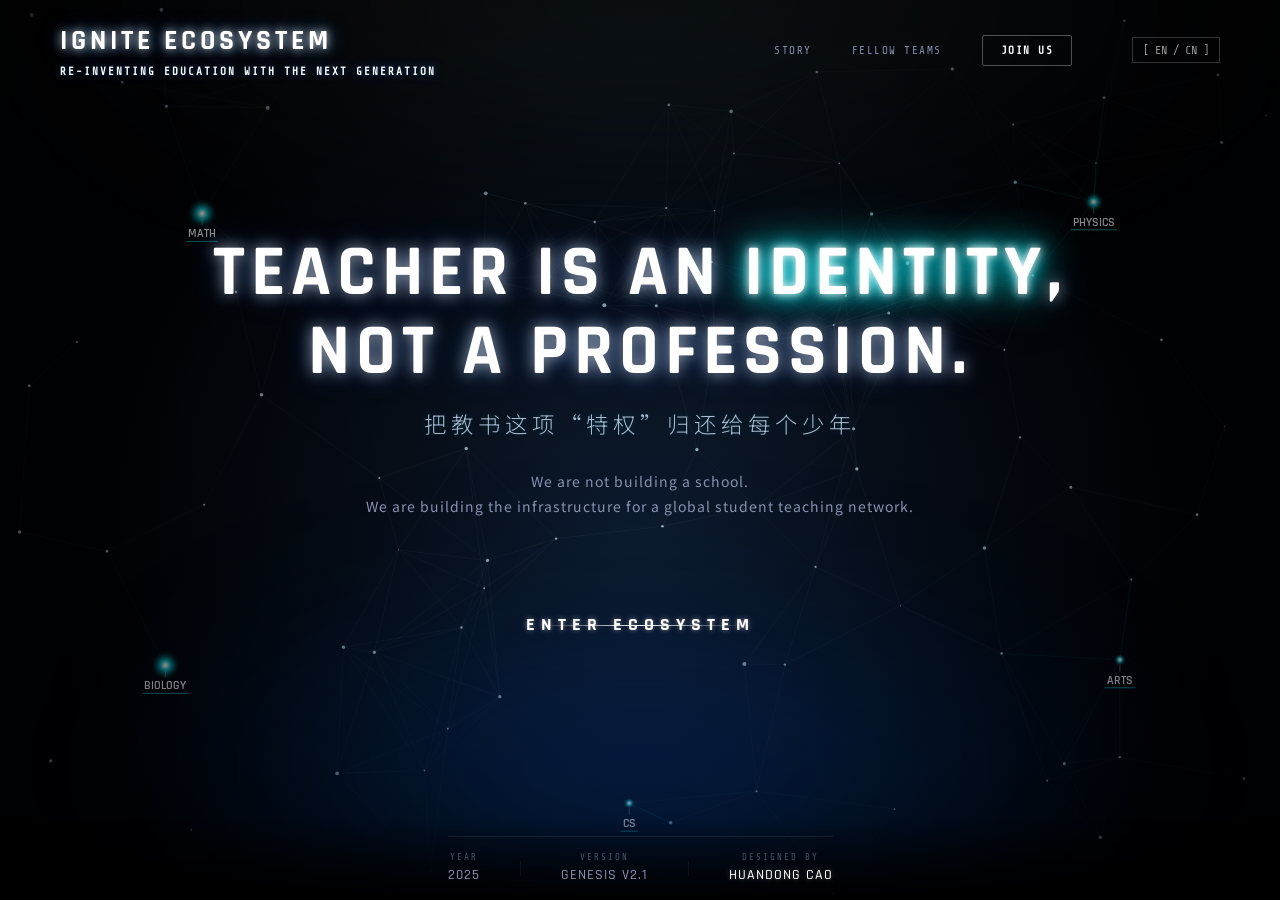
<file: index.html>
<!DOCTYPE html>
<html lang="en">
<head>
    <meta charset="UTF-8">
    <meta name="viewport" content="width=device-width, initial-scale=1.0">
    <title>IGNITE ECOSYSTEM // GENESIS</title>
    <link href="https://fonts.googleapis.com/css2?family=Share+Tech+Mono&family=Rajdhani:wght@300;400;500;600;700;800&family=Noto+Sans+SC:wght@300;400;500;700&display=swap" rel="stylesheet">
    <link rel="stylesheet" href="ignite-universe.css">

    <style>
        /* 1. INTRO 层设置 (保持原样) */
        #intro-layer {
            position: fixed; top: 0; left: 0; width: 100vw; height: 100vh;
            background: radial-gradient(circle at center, rgba(0, 2, 5, 0.4) 0%, rgba(0, 0, 0, 0.95) 100%);
            z-index: 99999; 
            perspective: 1200px;
            overflow: hidden;
            display: flex; justify-content: center; align-items: center;
            visibility: hidden; 
            opacity: 0;
        }

        #intro-layer.playing {
            visibility: visible;
            opacity: 1;
            animation: system-dissolve 1.0s 2.5s cubic-bezier(0.6, 0.05, 0.3, 1) forwards;
        }

        @keyframes system-dissolve { 
            0% { opacity: 1; transform: scale(1); }
            99% { opacity: 0; transform: scale(1.1); visibility: visible; } 
            100% { opacity: 0; transform: scale(1.1); visibility: hidden; display: none; } 
        }

        /* 2. 组件样式 (保持原样) */
        .intro-gpu { transform: translateZ(0); will-change: opacity, transform; }

        .intro-grid {
            position: absolute; top: 0; left: 0; width: 100%; height: 100%;
            background-image: 
                linear-gradient(rgba(255, 255, 255, 0.03) 1px, transparent 1px),
                linear-gradient(90deg, rgba(255, 255, 255, 0.03) 1px, transparent 1px);
            background-size: 150px 150px;
            mask-image: radial-gradient(circle at center, transparent 20%, black 90%);
            z-index: 2; pointer-events: none;
        }

        .reactor-core {
            position: absolute; top: 50%; left: 50%; transform: translate(-50%, -50%);
            width: 460px; height: 460px; z-index: 10;
            opacity: 0; transition: opacity 0.8s ease-out; 
        }

        .ring { position: absolute; border-radius: 50%; top: 50%; left: 50%; transform: translate(-50%, -50%); }
        .ring-1 { width: 440px; height: 440px; border: 1px dashed rgba(255, 255, 255, 0.1); animation: spin 90s linear infinite; }
        .ring-2 { 
            width: 340px; height: 340px; 
            border-top: 1px solid #aeeeff; border-bottom: 1px solid #aeeeff;
            border-left: 1px solid transparent; border-right: 1px solid transparent;
            animation: spin-rev 18s linear infinite; 
            box-shadow: 0 0 20px rgba(174, 238, 255, 0.25); 
        }
        .ring-3 { width: 280px; height: 280px; border: 1px solid rgba(255, 255, 255, 0.15); }
        
        #holo-canvas {
            position: absolute; top: 50%; left: 50%; transform: translate(-50%, -50%);
            width: 240px; height: 240px; z-index: 15; mix-blend-mode: screen;
        }

        @keyframes spin { 0% { transform: translate(-50%, -50%) rotate(0deg); } 100% { transform: translate(-50%, -50%) rotate(360deg); } }
        @keyframes spin-rev { 0% { transform: translate(-50%, -50%) rotate(360deg); } 100% { transform: translate(-50%, -50%) rotate(0deg); } }

        /* HUD 面板 (保持原样) */
        .hud-panel {
            position: absolute; top: 50%; transform: translateY(-50%);
            display: flex; flex-direction: column; gap: 8px;
            opacity: 0; transition: all 0.8s ease 0.1s; 
            z-index: 20; height: 160px; justify-content: center;
        }
        .hud-left { left: 5%; text-align: right; padding-right: 30px; border-right: 1px solid rgba(174, 238, 255, 0.15); }
        .hud-right { right: 5%; text-align: left; padding-left: 30px; border-left: 1px solid rgba(174, 238, 255, 0.15); width: 260px; }
        
        .data-row {
            font-family: 'Share Tech Mono', monospace; font-size: 12px; 
            color: rgba(255, 255, 255, 0.6); letter-spacing: 1px; height: 22px; 
            display: flex; align-items: center;
        }
        .hud-left .data-row { justify-content: flex-end; }
        .data-label { color: #aeeeff; margin: 0 10px; font-weight: 600; font-family: 'Rajdhani', sans-serif; text-shadow: 0 0 5px rgba(174, 238, 255, 0.3); }
        .data-val { color: #fff; font-weight: 500; }

        /* 中间文字 (保持原样) */
        .center-stage {
            position: absolute; top: 50%; left: 50%; transform: translate(-50%, -50%);
            z-index: 50; text-align: center; width: 100%; pointer-events: none;
            display: flex; flex-direction: column; align-items: center;
        }
        .title-group {
            display: flex; flex-direction: column; align-items: center; gap: 5px;
            opacity: 0; filter: blur(15px); transform: scale(1.1) translateY(30px);
            transition: all 1s cubic-bezier(0.2, 0.6, 0.35, 1);
        }
        .title-group.active { opacity: 1; filter: blur(0); transform: scale(1) translateY(0); }

        .intro-title-en {
            font-family: 'Rajdhani', sans-serif; font-weight: 700; font-size: 4.5rem; 
            letter-spacing: 12px; line-height: 1; color: #fff;
            text-shadow: 0 0 10px rgba(255, 255, 255, 0.7), 0 0 20px rgba(174, 238, 255, 0.4);
            margin: 0;
        }
        .intro-title-cn {
            font-family: 'Noto Sans SC', sans-serif; font-weight: 400; font-size: 2rem; 
            letter-spacing: 25px; color: #d0e8ff; opacity: 0.9; margin: 8px 0 0 0; padding-left: 25px;
            text-shadow: 0 0 15px rgba(174, 238, 255, 0.3);
        }

        .founder-name {
            margin-top: 55px; font-family: 'Rajdhani', sans-serif; font-weight: 600; font-size: 1.5rem;
            letter-spacing: 8px; color: #fff; text-shadow: 0 0 12px rgba(255, 255, 255, 0.6);
            opacity: 0; transform: translateY(15px); transition: all 0.8s ease 0.4s;
            display: flex; align-items: center; justify-content: center; gap: 15px;
        }
        .founder-name.active { opacity: 1; transform: translateY(0); }
        .role-tag { font-family: 'Share Tech Mono'; font-size: 11px; color: #aeeeff; letter-spacing: 2px; opacity: 0.8; }

        .sys-active .reactor-core { opacity: 1; }
        .sys-active .hud-panel { opacity: 1; }

        @media (max-width: 768px) {
            .intro-title-en { font-size: 2.8rem; letter-spacing: 6px; }
            .intro-title-cn { font-size: 1.5rem; letter-spacing: 10px; padding-left: 10px; }
            .hud-panel { display: none; }
            .reactor-core { transform: translate(-50%, -50%) scale(0.8); }
        }

        /* --- [新增样式开始] --- */
        
        /* 1. 中文标语样式 (保持原有字体风格) */
        .vision-sub-cn {
            font-family: 'Noto Sans SC', sans-serif;
            font-size: 1.4rem; font-weight: 300;
            color: #d0e8ff; letter-spacing: 5px;
            margin-top: 15px; opacity: 0.8;
            text-shadow: 0 0 10px rgba(0, 243, 255, 0.2);
        }

        /* 2. 语言切换按钮样式 */
        .lang-btn {
            font-family: 'Share Tech Mono'; font-size: 12px; color: rgba(255,255,255,0.6);
            margin-left: 20px; cursor: pointer; border: 1px solid rgba(255,255,255,0.2);
            padding: 5px 10px; transition: 0.3s;
        }
        .lang-btn:hover { color: #fff; border-color: #00f3ff; text-shadow: 0 0 5px #00f3ff; }

        /* 3. 登录弹窗样式 (完全复用原有HUD风格) */
        #login-modal {
            position: fixed; top: 0; left: 0; width: 100%; height: 100%;
            background: rgba(0, 5, 10, 0.8); backdrop-filter: blur(10px);
            z-index: 5000;
            display: none; justify-content: center; align-items: center;
            opacity: 0; transition: opacity 0.5s ease;
        }
        #login-modal.active { opacity: 1; }

        .login-card {
            width: 360px; padding: 40px;
            background: rgba(10, 15, 25, 0.9);
            border: 1px solid rgba(0, 243, 255, 0.3);
            box-shadow: 0 0 30px rgba(0, 243, 255, 0.1);
            position: relative;
            /* 保持原有的科技切角 */
            clip-path: polygon(20px 0, 100% 0, 100% calc(100% - 20px), calc(100% - 20px) 100%, 0 100%, 0 20px);
        }
        .login-title { font-family: 'Rajdhani'; font-weight: 700; font-size: 20px; color: #fff; letter-spacing: 2px; margin-bottom: 20px; text-align: center; }
        .login-input {
            width: 100%; background: rgba(255,255,255,0.05); border: 1px solid rgba(255,255,255,0.1);
            color: #fff; padding: 12px; margin-bottom: 15px; outline: none;
            font-family: 'Share Tech Mono'; font-size: 14px;
        }
        .login-input:focus { border-color: #00f3ff; background: rgba(0,243,255,0.05); }
        .confirm-btn {
            width: 100%; padding: 12px; background: #00f3ff; border: none;
            font-family: 'Rajdhani'; font-weight: 700; font-size: 16px; letter-spacing: 2px;
            cursor: pointer; transition: 0.3s;
        }
        .confirm-btn:hover { background: #fff; box-shadow: 0 0 20px #00f3ff; }
        .close-login { position: absolute; top: 15px; right: 15px; color: #666; cursor: pointer; font-size: 20px; }
        .close-login:hover { color: #fff; }

        /* --- [新增样式结束] --- */
    </style>
</head>

<body>

    <!-- Intro Layer (保持原样) -->
    <div id="intro-layer" class="intro-gpu">
        <div class="intro-grid"></div>
        <div class="reactor-core intro-gpu">
            <div class="ring ring-1"></div>
            <div class="ring ring-2"></div>
            <div class="ring ring-3"></div>
            <canvas id="holo-canvas"></canvas>
        </div>
        <div class="hud-panel hud-left intro-gpu">
            <div class="data-row"><span class="data-label">SYS.ID</span> <span class="data-val" id="d-id">INITIALIZING</span></div>
            <div class="data-row"><span class="data-label">MATH.π</span> <span class="data-val">3.14159</span></div>
            <div class="data-row"><span class="data-label">LATENCY</span> <span class="data-val" id="d-ping">1ms</span></div>
            <div class="data-row" style="opacity:0.4; margin-top:5px; font-size:11px;">// SECURE BOOT</div>
        </div>
        <div class="hud-panel hud-right intro-gpu">
            <div class="data-row"><span class="data-label">MODULE</span> <span class="data-val">IGNITE_CORE</span></div>
            <div class="data-row"><span class="data-label">STATUS</span> <span class="data-val" style="color:#aeeeff">OPTIMAL</span></div>
            <div class="data-row"><span class="data-label">TARGET</span> <span class="data-val">GLOBAL</span></div>
            <div class="data-row" style="opacity:0.4; margin-top:5px; font-size:11px;">// DATA LINKED</div>
        </div>
        <div class="center-stage intro-gpu">
            <div class="title-group" id="intro-title-group">
                <h1 class="intro-title-en">IGNITE ECOSYSTEM</h1>
                <h2 class="intro-title-cn">智火生态</h2>
            </div>
            <div class="founder-name" id="intro-founder">
                <span class="role-tag">FOUNDER</span>
                DANNY CAO / 曹奂东
            </div>
        </div>
    </div>

    <!-- Main Content -->
    <div id="galaxy-container">
        <canvas id="starfield"></canvas>
        <div class="void-overlay"></div>
        <div class="horizon-glow"></div>
        <div class="top-glow"></div>
    </div>

    <nav class="cosmic-nav">
        <div class="nav-left">
            <div class="brand-wrapper">
                <div class="eco-logo">IGNITE <span class="highlight">ECOSYSTEM</span></div>
                <div class="eco-slogan" id="nav-slogan">RE-INVENTING EDUCATION WITH THE NEXT GENERATION</div>
            </div>
        </div>
        
        <div class="nav-right">
            <a href="#" class="cosmic-link" id="nav-story">STORY</a>
            <a href="#" class="cosmic-link" id="nav-team">FELLOW TEAMS</a>
            <a href="#" class="cosmic-link highlight-btn" id="nav-join">JOIN US</a>
            <!-- 新增：语言切换按钮 -->
            <div class="lang-btn" onclick="toggleLang()">[ EN / CN ]</div>
        </div>
    </nav>

    <main class="deep-space-stage">
        
        <div class="vision-container">
            <h1 class="vision-main">
                TEACHER IS AN <span class="highlight-identity">IDENTITY</span>,<br>
                NOT A PROFESSION.
            </h1>
            
            <!-- 新增：中文标语 -->
            <h2 class="vision-sub-cn">把教书这项“特权”归还给每个少年</h2>

            <p class="vision-desc" id="vision-desc">
                We are not building a school.<br>
                We are building the infrastructure for a global student teaching network.
            </p>
        </div>

        <div class="warp-gate-container">
            <!-- 修改：点击触发登录 -->
            <button class="enter-btn" id="enter-btn" onclick="openLogin()">
                <span class="btn-content">ENTER ECOSYSTEM</span>
                <div class="btn-ripple"></div>
            </button>
        </div>

    </main>

    <!-- 新增：登录弹窗 -->
    <div id="login-modal">
        <div class="login-card">
            <div class="close-login" onclick="closeLogin()">×</div>
            <div class="login-title">IDENTITY VERIFICATION</div>
            <input type="text" class="login-input" placeholder="AGENT ID / EMAIL">
            <input type="password" class="login-input" placeholder="PASSCODE">
            <button class="confirm-btn" onclick="verifyAndWarp()">ACCESS SYSTEM</button>
        </div>
    </div>

    <footer class="deep-footer">
        <div class="footer-meta">
            <div class="meta-item">
                <span class="label">YEAR</span>
                <span class="value">2025</span>
            </div>
            <div class="meta-sep"></div>
            <div class="meta-item">
                <span class="label">VERSION</span>
                <span class="value">GENESIS V2.1</span>
            </div>
            <div class="meta-sep"></div>
            <div class="meta-item design-credit">
                <span class="label" id="footer-label">DESIGNED BY</span>
                <span class="value">HUANDONG CAO</span>
            </div>
        </div>
    </footer>


    <script>
        // Intro JS Logic (完全保持原样)
        (function() {
            const hasSeenIntro = localStorage.getItem('ignite_genesis_visited');
            const introLayer = document.getElementById('intro-layer');
            if (hasSeenIntro) {
                introLayer.style.display = 'none';
                document.body.classList.remove('loading-state');
                return;
            } else {
                document.body.classList.add('loading-state');
                introLayer.classList.add('playing');
            }
            const canvas = document.getElementById('holo-canvas');
            const ctx = canvas.getContext('2d');
            const dpr = window.devicePixelRatio || 1;
            canvas.width = 240 * dpr; canvas.height = 240 * dpr;
            ctx.scale(dpr, dpr);
            let points = []; 
            const numPoints = 50;
            for(let i=0; i<numPoints; i++) {
                const theta = Math.acos( -1 + ( 2 * i ) / numPoints );
                const phi = Math.sqrt( numPoints * Math.PI ) * theta;
                points.push({ x: 95 * Math.cos(phi) * Math.sin(theta), y: 95 * Math.sin(phi) * Math.sin(theta), z: 95 * Math.cos(theta) });
            }
            let angle = 0;
            function drawSphere() {
                if(introLayer.style.display === 'none') return;
                ctx.clearRect(0, 0, 240, 240); ctx.fillStyle = '#aeeeff'; ctx.strokeStyle = 'rgba(174, 238, 255, 0.15)';
                angle += 0.008; ctx.beginPath();
                const ca = Math.cos(angle); const sa = Math.sin(angle);
                for (let i = 0; i < points.length; i++) {
                    let p = points[i];
                    let x = p.x * ca - p.z * sa;
                    let z = p.x * sa + p.z * ca;
                    let y = p.y;
                    let scale = 250 / (250 + z); 
                    let px = 120 + x * scale; let py = 120 + y * scale;
                    ctx.moveTo(px, py); ctx.arc(px, py, 1.3 * scale, 0, Math.PI * 2);
                    for(let j=i+1; j<points.length; j++) {
                        let p2 = points[j];
                        let dx = p.x-p2.x; let dy = p.y-p2.y; let dz = p.z-p2.z;
                        if((dx*dx + dy*dy + dz*dz) < 800) {
                            let x2 = p2.x * ca - p2.z * sa;
                            let z2 = p2.x * sa + p2.z * ca;
                            let scale2 = 250 / (250 + z2);
                            ctx.moveTo(px, py); ctx.lineTo(120 + x2 * scale2, 120 + p2.y * scale2);
                        }
                    }
                }
                ctx.fill(); ctx.stroke();
                requestAnimationFrame(drawSphere);
            }
            drawSphere();
            const titleGroup = document.getElementById('intro-title-group');
            const founder = document.getElementById('intro-founder');
            setTimeout(() => introLayer.classList.add('sys-active'), 100);
            setTimeout(() => { titleGroup.classList.add('active'); founder.classList.add('active'); }, 500);
            let interval = setInterval(() => {
                if(introLayer.style.display === 'none') { clearInterval(interval); return; }
                document.getElementById('d-id').innerText = "SYS-" + Math.floor(Math.random() * 9000 + 1000);
                document.getElementById('d-ping').innerText = (Math.random() * 1.5).toFixed(1) + "ms";
            }, 300);
            setTimeout(() => {
                localStorage.setItem('ignite_genesis_visited', 'true');
                introLayer.style.display = 'none'; 
                document.body.classList.remove('loading-state');
            }, 3500);
        })();

        // --- 星空背景逻辑 (保持原样) ---
        const canvas = document.getElementById('starfield');
        const ctx = canvas.getContext('2d');
        let width, height;
        let bgStars = [];      
        let subjectNodes = []; 
        const subjectsConfig = [ { name: "MATH", x: 0.15, y: 0.25 }, { name: "PHYSICS", x: 0.85, y: 0.22 }, { name: "BIOLOGY", x: 0.12, y: 0.75 }, { name: "ARTS", x: 0.88, y: 0.72 }, { name: "CS", x: 0.5, y: 0.88 } ];
        const config = { starCount: 90, connDist: 150, baseColor: '210, 240, 255' };
        function resize() { width = window.innerWidth; height = window.innerHeight; canvas.width = width; canvas.height = height; initWorld(); }
        function initWorld() { bgStars = []; subjectNodes = []; subjectsConfig.forEach(sub => { subjectNodes.push({ text: sub.name, baseX: sub.x * width, baseY: sub.y * height, x: sub.x * width, y: sub.y * height, phase: Math.random() * Math.PI * 2 }); }); for(let i = 0; i < config.starCount; i++) { bgStars.push({ x: Math.random() * width, y: Math.random() * height, vx: (Math.random() - 0.5) * 0.2, vy: (Math.random() - 0.5) * 0.2, size: Math.random() * 1.5 + 0.5, alpha: Math.random() * 0.6 + 0.2 }); } }
        window.addEventListener('resize', resize); resize();
        function animate() { ctx.clearRect(0, 0, width, height); const time = Date.now() * 0.001; ctx.fillStyle = `rgba(${config.baseColor}, 0.7)`; ctx.strokeStyle = `rgba(${config.baseColor}, 0.08)`; ctx.lineWidth = 0.5; bgStars.forEach(star => { star.x += star.vx; star.y += star.vy; if(star.x < 0) star.x = width; if(star.x > width) star.x = 0; if(star.y < 0) star.y = height; if(star.y > height) star.y = 0; }); for (let i = 0; i < bgStars.length; i++) { const star = bgStars[i]; ctx.beginPath(); ctx.arc(star.x, star.y, star.size, 0, Math.PI*2); ctx.fill(); for (let j = i + 1; j < bgStars.length; j++) { const other = bgStars[j]; const dx = star.x - other.x; const dy = star.y - other.y; if (Math.abs(dx) > config.connDist || Math.abs(dy) > config.connDist) continue; const dist = Math.sqrt(dx*dx + dy*dy); if (dist < config.connDist) { ctx.beginPath(); ctx.moveTo(star.x, star.y); ctx.lineTo(other.x, other.y); ctx.stroke(); } } } ctx.textAlign = 'center'; subjectNodes.forEach(node => { node.x = node.baseX + Math.sin(time + node.phase) * 12; node.y = node.baseY + Math.cos(time * 0.9 + node.phase) * 12; bgStars.forEach(star => { const dx = node.x - star.x; const dy = node.y - star.y; if (Math.abs(dx) > 180 || Math.abs(dy) > 180) return; const dist = Math.sqrt(dx*dx + dy*dy); if(dist < 180) { ctx.beginPath(); const alpha = 1 - dist/180; ctx.strokeStyle = `rgba(0, 243, 255, ${alpha * 0.25})`; ctx.lineWidth = 0.8; ctx.moveTo(node.x, node.y); ctx.lineTo(star.x, star.y); ctx.stroke(); } }); const pulse = (Math.sin(time * 1.5 + node.phase) + 1) / 2; const glowSize = 6 + pulse * 10; const gradient = ctx.createRadialGradient(node.x, node.y, 1, node.x, node.y, glowSize); gradient.addColorStop(0, 'rgba(255, 255, 255, 1)'); gradient.addColorStop(0.3, 'rgba(0, 243, 255, 0.7)'); gradient.addColorStop(1, 'rgba(0, 0, 0, 0)'); ctx.fillStyle = gradient; ctx.beginPath(); ctx.arc(node.x, node.y, glowSize, 0, Math.PI*2); ctx.fill(); ctx.font = '600 12px "Rajdhani"'; ctx.fillStyle = '#fff'; ctx.shadowBlur = 0; const labelY = node.y + 24; ctx.fillText(node.text, node.x, labelY); const textWidth = ctx.measureText(node.text).width; ctx.beginPath(); ctx.strokeStyle = 'rgba(0, 243, 255, 0.6)'; ctx.lineWidth = 1; ctx.moveTo(node.x - textWidth/2 - 2, labelY + 4); ctx.lineTo(node.x + textWidth/2 + 2, labelY + 4); ctx.stroke(); ctx.beginPath(); ctx.strokeStyle = 'rgba(255, 255, 255, 0.3)'; ctx.moveTo(node.x, node.y + 5); ctx.lineTo(node.x, labelY - 12); ctx.stroke(); }); requestAnimationFrame(animate); }
        animate();

        // ================= 新增逻辑 =================

        // 1. 语言切换
        let isCN = false;
        function toggleLang() {
            isCN = !isCN;
            if(isCN) {
                document.getElementById('nav-slogan').innerText = "重塑未来教育";
                document.getElementById('nav-story').innerText = "品牌故事";
                document.getElementById('nav-team').innerText = "团队成员";
                document.getElementById('nav-join').innerText = "加入我们";
                document.getElementById('vision-desc').innerHTML = "我们不只是建立一所学校。<br>我们正在构建全球学生互助教学网络的基础设施。";
                document.querySelector('.enter-btn span').innerText = "进入系统";
                document.getElementById('footer-label').innerText = "设计者";
            } else {
                document.getElementById('nav-slogan').innerText = "RE-INVENTING EDUCATION WITH THE NEXT GENERATION";
                document.getElementById('nav-story').innerText = "STORY";
                document.getElementById('nav-team').innerText = "FELLOW TEAMS";
                document.getElementById('nav-join').innerText = "JOIN US";
                document.getElementById('vision-desc').innerHTML = "We are not building a school.<br>We are building the infrastructure for a global student teaching network.";
                document.querySelector('.enter-btn span').innerText = "ENTER ECOSYSTEM";
                document.getElementById('footer-label').innerText = "DESIGNED BY";
            }
        }

        // 2. 登录弹窗控制
        const loginModal = document.getElementById('login-modal');
        
        function openLogin() {
            loginModal.style.display = 'flex';
            setTimeout(() => loginModal.classList.add('active'), 10);
        }

        function closeLogin() {
            loginModal.classList.remove('active');
            setTimeout(() => loginModal.style.display = 'none', 500);
        }

        // 3. 登录并跃迁
        function verifyAndWarp() {
            const btn = document.querySelector('.confirm-btn');
            btn.innerText = "VERIFYING...";
            btn.style.background = "#fff"; btn.style.color = "#000";

            setTimeout(() => {
                btn.innerText = "ACCESS GRANTED";
                btn.style.background = "#00ff88";
                
                // 关闭弹窗并开始跃迁
                setTimeout(() => {
                    closeLogin();
                    warpSpeed();
                }, 600);
            }, 1000);
        }

        function warpSpeed() {
            const stage = document.querySelector('.deep-space-stage');
            
            document.body.style.transition = "opacity 1.5s ease";
            document.body.style.opacity = "0";
            
            stage.style.transition = "transform 2s cubic-bezier(0.6, 0, 0.2, 1)";
            stage.style.transform = "scale(4) translateY(-50px)"; 

            setTimeout(() => {
                window.location.href = "dashboard.html";
            }, 1500); 
        }
    </script>
</body>
</html>
</file>
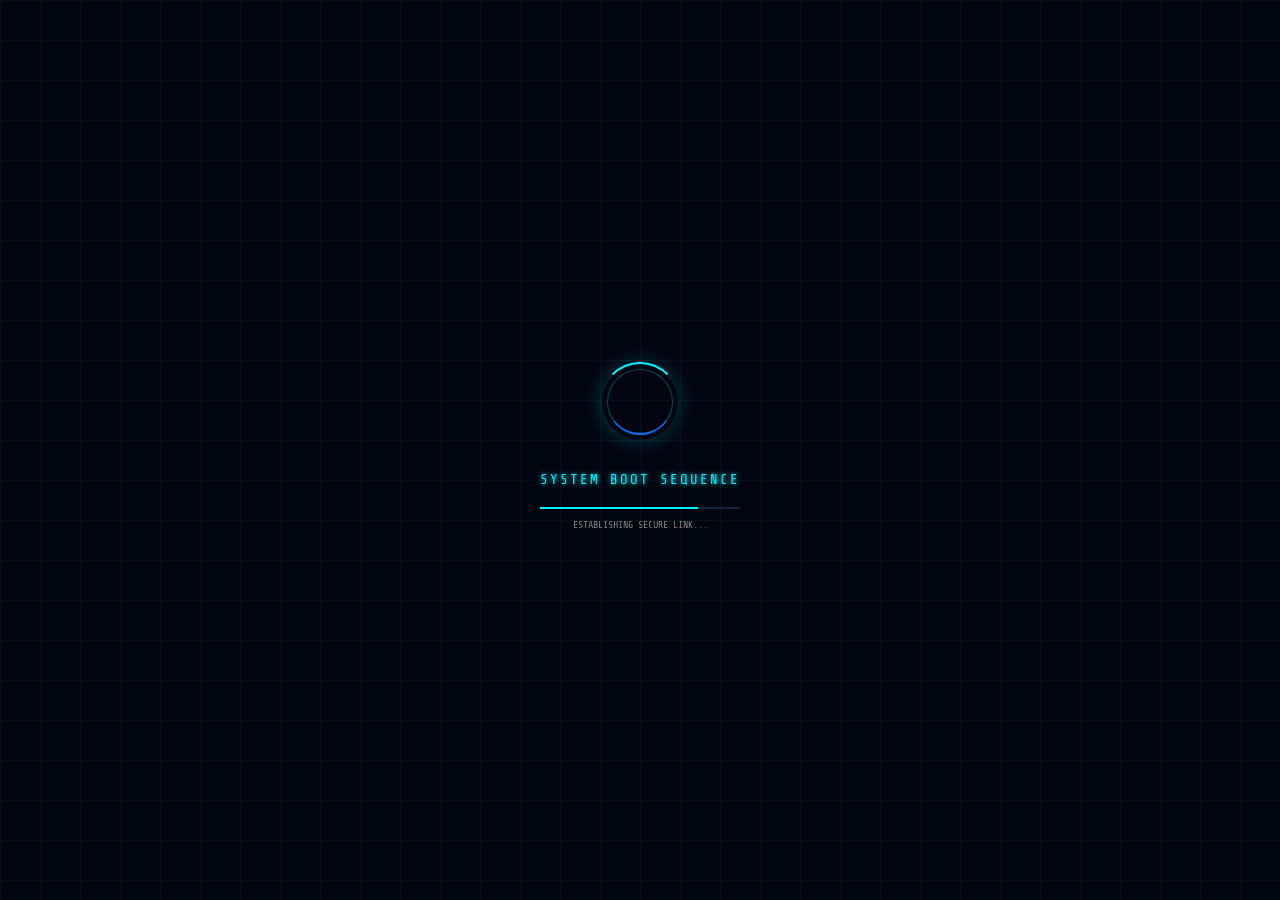
<file: ignite_math_lab/ap-calculus-ab/index.html>
<!DOCTYPE html>
<html lang="en">
<head>
    <meta charset="UTF-8">
    <meta name="viewport" content="width=device-width, initial-scale=1.0">
    <title>IGNITE: DASHBOARD V36 [Dynamic Jump - No Alert]</title>
    <link href="https://fonts.googleapis.com/css2?family=Share+Tech+Mono&family=Rajdhani:wght@400;500;600;700;800;900&family=Noto+Sans+SC:wght@400;500;700&display=swap" rel="stylesheet">
    <link rel="stylesheet" href="ignite-core.css">
    
    <style>
        /* --- 载入动画专用样式 (直接嵌入，不依赖外部CSS) --- */
        #boot-layer {
            position: fixed; top: 0; left: 0; width: 100vw; height: 100vh;
            background: #000510;
            z-index: 99999;
            display: flex; flex-direction: column; align-items: center; justify-content: center;
            font-family: 'Share Tech Mono', monospace;
            transition: opacity 0.5s ease, transform 0.5s ease;
        }

        /* 隐藏状态 */
        #boot-layer.finished {
            opacity: 0;
            pointer-events: none;
            transform: scale(1.1); /* 轻微放大消失效果 */
        }

        /* 科技圆环 */
        .boot-spinner {
            width: 80px; height: 80px;
            border: 2px solid rgba(0, 243, 255, 0.1);
            border-top: 2px solid #00f3ff;
            border-radius: 50%;
            animation: bootSpin 1s linear infinite;
            box-shadow: 0 0 20px rgba(0, 243, 255, 0.2);
            position: relative;
        }
        
        .boot-spinner::before {
            content: ''; position: absolute;
            top: 5px; left: 5px; right: 5px; bottom: 5px;
            border: 1px solid rgba(0, 243, 255, 0.3);
            border-radius: 50%;
            border-bottom: 2px solid #0077ff;
            animation: bootSpin 2s linear infinite reverse;
        }

        @keyframes bootSpin { 0% { transform: rotate(0deg); } 100% { transform: rotate(360deg); } }

        /* 文字信息 */
        .boot-text {
            margin-top: 30px;
            color: #00f3ff;
            font-size: 14px;
            letter-spacing: 2px;
            text-shadow: 0 0 5px #00f3ff;
        }

        .boot-log {
            margin-top: 10px;
            font-size: 10px;
            color: rgba(255, 255, 255, 0.5);
            height: 20px;
        }

        /* 进度条 */
        .boot-bar-box {
            width: 200px; height: 2px;
            background: #112233;
            margin-top: 20px;
            position: relative;
            overflow: hidden;
        }
        .boot-bar-fill {
            width: 0%; height: 100%;
            background: #00f3ff;
            box-shadow: 0 0 10px #00f3ff;
            transition: width 0.2s linear;
        }

        /* 背景网格微效 */
        .boot-grid {
            position: absolute; top: 0; left: 0; width: 100%; height: 100%;
            background-image: linear-gradient(rgba(0, 243, 255, 0.05) 1px, transparent 1px),
            linear-gradient(90deg, rgba(0, 243, 255, 0.05) 1px, transparent 1px);
            background-size: 40px 40px;
            pointer-events: none; z-index: -1;
        }
    </style>
</head>
<body>

    <!-- === 新增：系统启动层 === -->
    <div id="boot-layer">
        <div class="boot-grid"></div>
        <div class="boot-spinner"></div>
        <div class="boot-text">SYSTEM BOOT SEQUENCE</div>
        <div class="boot-bar-box"><div class="boot-bar-fill" id="bootFill"></div></div>
        <div class="boot-log" id="bootLog">CONNECTING TO CORE...</div>
    </div>
    <!-- ======================== -->

    <div class="fx-layer fx-grid"></div>

    <header>
        <div class="brand-col">
            <div class="sys-ver">SYSTEM V36 // ONLINE</div>
            <div class="sys-title">AP CALCULUS AB</div>
        </div>
        
        <div class="header-right">
            <a href="tools/calculator.html" target="_blank" class="calc-btn">
                <svg class="cb-icon" viewBox="0 0 24 24"><path d="M7 2h10a2 2 0 0 1 2 2v16a2 2 0 0 1-2 2H7a2 2 0 0 1-2-2V4a2 2 0 0 1 2-2zm0 2v4h10V4H7zm0 6v2h2v-2H7zm4 0v2h2v-2h-2zm4 0v2h2v-2h-2zm-8 4v2h2v-2H7zm4 0v2h2v-2h-2zm4 0v2h2v-2h-2zm-8 4v2h2v-2H7zm4 0v2h2v-2h-2zm4 0v2h2v-2h-2z"/></svg>
                <span class="cb-text">IGNITE CALC</span>
            </a>
            <div class="status-col">
                AI CORE: <span>PANG</span><br>
                SECURITY: <span>ALPHA</span>
            </div>
        </div>
    </header>

    <div class="interface">
        
        <div class="sidebar">
            <div class="sb-header">
                <div class="sb-label">COURSE INDEX // SELECTION</div>
                <div class="sb-title">MODULE MAP</div>
            </div>
            <div class="nav-list" id="navList"></div>
        </div>

        <div class="main-view">
            <div class="corner tl"></div><div class="corner tr"></div>
            <div class="corner bl"></div><div class="corner br"></div>

            <div class="view-body">
                <div class="vh-group">
                    <div>
                        <div class="vh-main" id="viewEn">LOADING...</div>
                        <div class="vh-sub" id="viewCn">系统加载中...</div>
                    </div>
                    <div class="author-tag">
                        INSTRUCTOR: <b>HUANDONG CAO</b>
                    </div>
                </div>

                <div class="pang-row">
                    <div class="wave"><div class="bar"></div><div class="bar"></div><div class="bar"></div></div>
                    <div class="pang-msg" id="pangMsg">>> PANG: System Initialized.</div>
                </div>

                <div class="sub-grid" id="subGrid">
                    </div>

                <div class="view-footer">
                    <div style="display:flex; gap:20px; margin-right:auto;">
                        <button class="tech-btn" onclick="alert('EXAM MODE LOCKED')">
                            <span class="tech-icon"><svg viewBox="0 0 24 24"><path d="M14 2H6c-1.1 0-1.99.9-1.99 2L4 20c0 1.1.89 2 1.99 2H18c1.1 0 2-.9 2-2V8l-6-6zm2 16H8v-2h8v2zm0-4H8v-2h8v2zm-3-5V3.5L18.5 9H13z"/></svg></span>
                            <span>EXAM MODE</span>
                        </button>
                        <button class="tech-btn" onclick="alert('NOTES SYNCED')">
                            <span class="tech-icon"><svg viewBox="0 0 24 24"><path d="M21 5c-1.11-.35-2.33-.5-3.5-.5-1.95 0-4.05.4-5.5 1.5-1.45-1.1-3.55-1.5-5.5-1.5S2.45 4.9 1 6v14.65c0 .25.25.5.5.5.1 0 .15-.05.25-.05C3.1 20.45 5.05 20 6.5 20c1.95 0 4.05.4 5.5 1.5 1.35-.85 3.8-1.5 5.5-1.5 1.65 0 3.35.3 4.75 1.05.1.05.15.05.25.05.25 0 .5-.25.5-.5V6c-.6-.45-1.25-.75-2-1zm0 13.5c-1.1-.35-2.3-.5-3.5-.5-1.7 0-4.15.65-5.5 1.5V8c1.35-.85 3.8-1.5 5.5-1.5 1.2 0 2.4.15 3.5.5v11.5z"/></svg></span>
                            <span>LECTURE NOTES</span>
                        </button>
                    </div>

                    <button class="enter-btn" id="enterBtn" onclick="launch()">
                        ENTER LAB <span class="enter-arrow">➜</span>
                    </button>
                </div>
            </div>
        </div>

    </div>

    <script>
        // --- 载入动画逻辑 ---
        window.addEventListener('load', () => {
            const bootLayer = document.getElementById('boot-layer');
            const bootFill = document.getElementById('bootFill');
            const bootLog = document.getElementById('bootLog');
            
            // 模拟加载进度
            let progress = 0;
            const interval = setInterval(() => {
                progress += Math.random() * 5;
                if(progress > 100) progress = 100;
                
                bootFill.style.width = progress + "%";
                
                // 随机更新文字
                if(progress < 30) bootLog.innerText = "LOADING ASSETS...";
                else if(progress < 60) bootLog.innerText = "DECRYPTING DATA STREAMS...";
                else if(progress < 90) bootLog.innerText = "ESTABLISHING SECURE LINK...";
                else bootLog.innerText = "ACCESS GRANTED.";

                if(progress === 100) {
                    clearInterval(interval);
                    setTimeout(() => {
                        bootLayer.classList.add('finished');
                        // 动画结束后完全移除，避免阻挡点击
                        setTimeout(() => bootLayer.style.display = 'none', 600);
                    }, 500);
                }
            }, 30); // 速度设置：数字越小越快
        });

        // 课程数据 (已将 2.1 的跳转地址指向实际文件 2-1.html)
        const curriculum = [
            {
                id: 1, en: "LIMITS & FOUNDATIONS", cn: "第1章：极限与基础", url: "#",
                msg: "Analyzing asymptotic behavior. IVT protocols ready.",
                subs: [
                    {c:"1.1", e:"Intuition & Estimation", z:"极限的直观理解与数值估算", u:"#"},
                    {c:"1.2", e:"Analytic Calculation", z:"极限的解析计算 (代入/因式)", u:"#"},
                    {c:"1.3", e:"One-Sided Limits", z:"单侧极限", u:"#"},
                    {c:"1.4", e:"Infinity & Asymptotes", z:"在无穷远处的极限与水平渐近线", u:"#"},
                    {c:"1.5", e:"Continuity", z:"连续性", u:"#"},
                    {c:"1.6", e:"IVT Theorem", z:"中介值定理及其应用", u:"#"}
                ]
            },
            {
                id: 2, en: "THE DERIVATIVE", cn: "第2章：导数", url: "#",
                msg: "Calculating Rates of Change. Visualizing Slope.",
                subs: [
                    // === 修改：将此处的 u 属性由 "#" 变更为 "2-1.html" ===
                    {c:"2.1", e:"Derivatives", z:"导数的定义", u:"2-1.html"},
                    {c:"2.2", e:"Derivative Rules & Calculations", z:"导数基本法则与计算", u:"2-2.html"},
                    {c:"2.3", e:"Derivative Proofs", z:"导数证明", u:"2-3.html"},
                    {c:"2.4", e:"Chain Rule", z:"链式法则", u:"2-4.html"}
                ]
            },
            {
                id: 3, en: "DIFF TECHNIQUES", cn: "第3章：微分技巧", url: "#",
                msg: "Advanced protocols: Chain Rule and Implicit Differentiation.",
                subs: [
                    {c:"3.1", e:"Product & Quotient", z:"积法则与商法则", u:"#"},
                    {c:"3.2", e:"Chain Rule", z:"链式法则与复合函数求导", u:"#"},
                    {c:"3.3", e:"Implicit Diff", z:"隐函数微分法", u:"#"},
                    {c:"3.4", e:"Inverse Functions", z:"反函数微分法", u:"#"},
                    {c:"3.5", e:"Exp & Log Functions", z:"指数与对数函数微分法", u:"#"}
                ]
            },
            {
                id: 4, en: "APPLICATIONS OF DIFF", cn: "第4章：导数的应用", url: "#",
                msg: "Optimization engines online. L'Hopital's Rule standby.",
                subs: [
                    {c:"4.1", e:"Related Rates", z:"相关变化率", u:"#"},
                    {c:"4.2", e:"Extreme Values", z:"函数的极值", u:"#"},
                    {c:"4.3", e:"MVT Theorem", z:"中值定理与函数性状", u:"#"},
                    {c:"4.4", e:"First Derivative Test", z:"一阶导数测试与函数单调性", u:"#"},
                    {c:"4.5", e:"Second Derivative Test", z:"二阶导数测试与函数凹凸性", u:"#"},
                    {c:"4.6", e:"Optimization", z:"最优化问题", u:"#"},
                    {c:"4.7", e:"L'Hopital's Rule", z:"洛必达法则与不定式极限", u:"#"}
                ]
            },
            {
                id: 5, en: "INTEGRATION", cn: "第5章：积分", url: "#",
                msg: "Accumulating Area. Fundamental Theorem loaded.",
                subs: [
                    {c:"5.1", e:"Riemann Sums", z:"定积分与黎曼和", u:"5-1.html"},
                    {c:"5.2", e:"FTC Theorem", z:"微积分基本定理", u:"#"},
                    {c:"5.3", e:"Antiderivatives", z:"不定积分与反导数", u:"#"},
                    {c:"5.4", e:"Substitution", z:"换元积分法", u:"#"}
                ]
            },
            {
                id: 6, en: "INTEGRATION APPS", cn: "第6章：积分的应用", url: "#",
                msg: "Constructing 3D Solids. Kinematics simulation ready.",
                subs: [
                    {c:"6.1", e:"Area Between Curves", z:"曲线间的面积", u:"#"},
                    {c:"6.2", e:"Volumes by Slicing", z:"以切片法求体积 (截面/柱壳)", u:"#"},
                    {c:"6.3", e:"Kinematics", z:"运动学应用 (位置/速度/加速度)", u:"#"},
                    {c:"6.4", e:"Accumulated Change", z:"累积变化与平均值", u:"#"}
                ]
            },
            {
                id: 7, en: "DIFFERENTIAL EQS", cn: "第7章：微分方程", url: "#",
                msg: "Slope Fields visualizer. Modeling active.",
                subs: [
                    {c:"7.1", e:"Slope Fields", z:"微分方程建模与斜率场", u:"#"},
                    {c:"7.2", e:"Separable Eqs", z:"可分离变量微分方程", u:"#"},
                    {c:"7.3", e:"Logistic Models", z:"指数模型与逻辑斯蒂模型", u:"#"}
                ]
            },
            {
                id: 8, en: "FINAL REVIEW", cn: "第8章：总复习", url: "#",
                msg: "EXAM PROTOCOLS ENGAGED. Restricted Area.",
                locked: true,
                subs: [
                    {c:"8.1", e:"Key Concepts Review", z:"核心概念串讲", u:"#"},
                    {c:"8.2", e:"MCQ Strategies", z:"多项选择题策略", u:"#"},
                    {c:"8.3", e:"FRQ Strategies", z:"自由问答题策略", u:"#"},
                    {c:"8.4", e:"Practice Exam", z:"全真模拟考试与讲评", u:"#"}
                ]
            }
        ];

        // --- 状态变量 ---
        let targetURL = ""; 

        // INIT SYSTEM
        (function initSystem() {
            const navList = document.getElementById('navList');
            curriculum.forEach((item, index) => {
                const btn = document.createElement('div');
                btn.className = `nav-btn ${item.locked ? 'locked' : ''}`;
                btn.id = `nav-${index}`;
                btn.onclick = () => loadUnit(index);
                btn.innerHTML = `
                    <div class="nb-id">UNIT 0${item.id}</div>
                    <div class="nb-title">${item.en}</div>
                    <div class="nb-cn">${item.cn}</div>
                `;
                navList.appendChild(btn);
            });

            loadUnit(4); // 默认高亮 Unit 5
        })();

        function loadUnit(index) {
            const data = curriculum[index];

            document.querySelectorAll('.nav-btn').forEach(b => b.classList.remove('active'));
            document.getElementById(`nav-${index}`).classList.add('active');

            document.getElementById('viewEn').innerText = data.en;
            document.getElementById('viewCn').innerText = data.cn;
            
            const pMsg = document.getElementById('pangMsg');
            pMsg.innerText = `>> PANG: ${data.msg}`;
            pMsg.style.opacity = '0.5';
            setTimeout(() => pMsg.style.opacity = '1', 100);

            // 更新 targetURL
            if(data.subs.length > 0) {
                targetURL = data.subs[0].u;
            } else {
                targetURL = "#";
            }
            
            // 根据 targetURL 启用/禁用 Enter 按钮
            document.getElementById('enterBtn').disabled = (targetURL === '#');


            const subGrid = document.getElementById('subGrid');
            subGrid.innerHTML = '';
            
            data.subs.forEach((sub, subIndex) => {
                const card = document.createElement('div');
                card.className = 'sub-card';
                // 仅选择章节
                card.onclick = function() { 
                    selectSub(this, sub.u); 
                };
                
                card.innerHTML = `
                    <div class="sc-id">SEC ${sub.c}</div>
                    <div class="sc-title">${sub.e}</div>
                    <div class="sc-cn">${sub.z}</div>
                `;
                // 默认选中第一个子章节
                if (subIndex === 0) {
                    card.classList.add('selected');
                }
                subGrid.appendChild(card);
            });
        }

        function selectSub(el, url) {
            document.querySelectorAll('.sub-card').forEach(c => c.classList.remove('selected'));
            el.classList.add('selected');
            targetURL = url; // 更新选中的目标URL
            document.getElementById('enterBtn').disabled = (targetURL === '#');
        }

        // --- 核心优化：Launch 函数改为自适应、动态无提示跳转 ---
        function launch() {
            // 检查是否选择了有效章节
            if(!targetURL || targetURL === '#') {
                alert(">> PANG: Please select a section first.");
                return;
            }
            
            const btn = document.getElementById('enterBtn');
            btn.innerHTML = "ENGAGING...";
            btn.disabled = true; 
            
            // 立即动态跳转到当前选定的小节地址（如选 2.1 会去 2-1.html，选 5.1 会去 5-1.html）
            console.log(`执行无提示动态跳转至: ${targetURL}`);
            window.location.href = targetURL; 
        }
    </script>
</body>
</html>
</file>
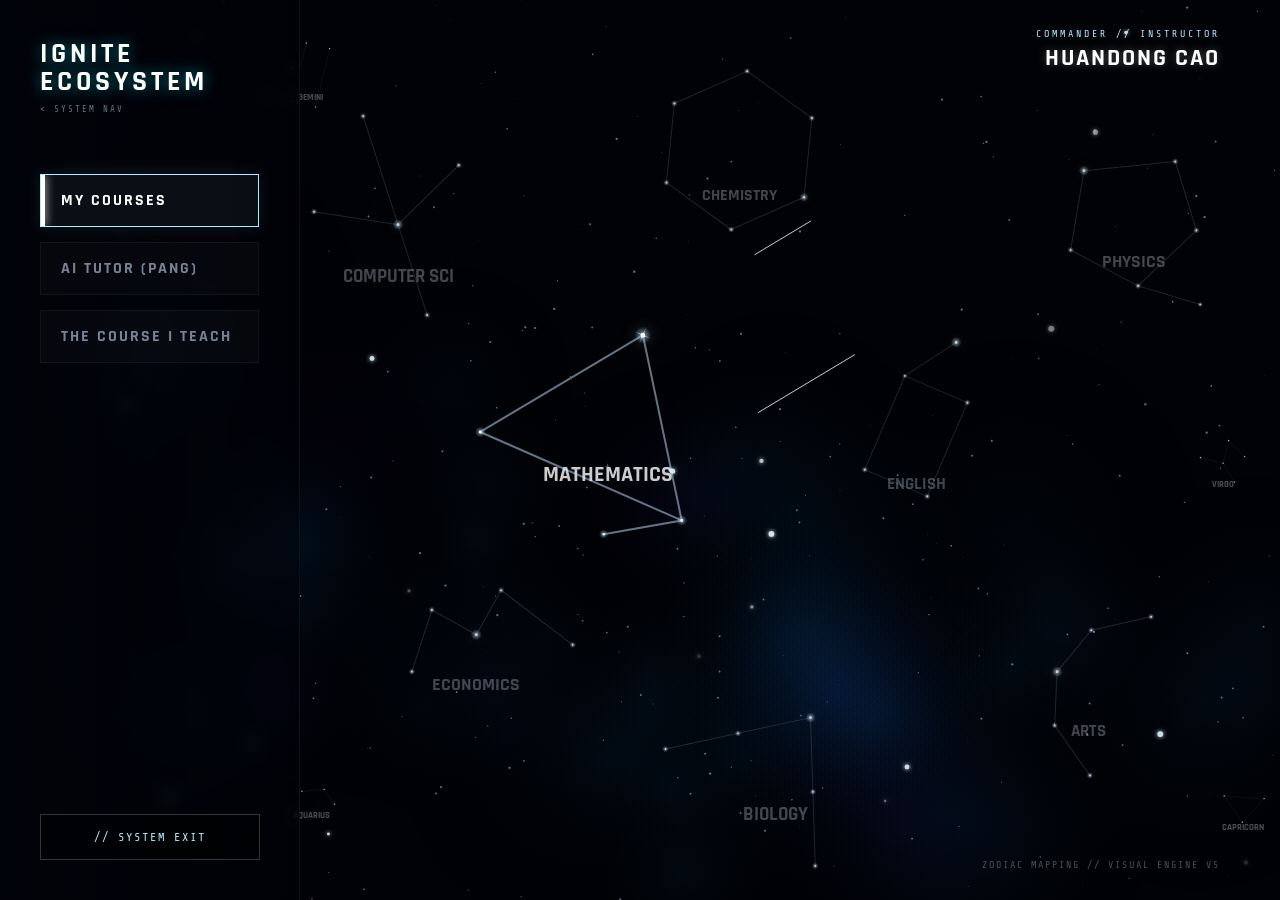
<file: dashboard.html>
<!DOCTYPE html>
<html lang="en">
<head>
    <meta charset="UTF-8">
    <meta name="viewport" content="width=device-width, initial-scale=1.0">
    <title>IGNITE // INFINITE HORIZON</title>
    <link href="https://fonts.googleapis.com/css2?family=Share+Tech+Mono:wght@400;700&family=Rajdhani:wght@300;400;500;600;700;800&family=Noto+Sans+SC:wght@300;400;500;700&display=swap" rel="stylesheet">
    <link rel="stylesheet" href="https://cdnjs.cloudflare.com/ajax/libs/font-awesome/6.0.0/css/all.min.css">

    <style>
        /* =========================================
           UI PROTECTION ZONE
           ========================================= */
        :root {
            --stark-white: #ffffff;
            --stark-ice: #aeeeff; 
            --stark-cyan: #00f3ff;
            --stark-blue: #0077ff;
            --bg-deep: #010205; 
            
            /* 下一页的背景色，用于无缝衔接 */
            --next-page-bg: #000510; 
        }

        /* 
           设置底色为下一页的颜色。
           当 body 缩小消失时，用户会看到这个颜色，从而平滑过渡到下一页。
        */
        html {
            background: var(--next-page-bg);
            height: 100%;
        }

        body { 
            font-family: 'Rajdhani', sans-serif; 
            overflow: hidden; 
            background: var(--bg-deep); 
            margin: 0; padding: 0;
            opacity: 1; 
            height: 100%;
            user-select: none;
            cursor: default;
            transform-origin: center center; /* 确保缩小时向中心坍缩 */
            will-change: transform, opacity, filter;
        }

        /* ----------------------------------------------------
           动画：黑洞坍缩 (Implosion / Zoom Out)
           ---------------------------------------------------- */
        body.warping-out {
            /* 
               使用 ease-in (加速离开) 
               transform: 0.8s 缩小
               opacity: 0.8s 变黑
            */
            transition: 
                transform 0.8s cubic-bezier(0.55, 0, 0.1, 1),
                opacity 0.8s ease-in,
                filter 0.8s ease-in;
            
            /* 缩小至几乎消失 */
            transform: scale(0.01) perspective(500px) translateZ(-100px);
            
            /* 透明度归零 */
            opacity: 0;          
            
            /* 模糊并变暗，模拟光线被吸收 */
            filter: blur(10px) brightness(0);  
            
            pointer-events: none;
        }

        /* 入场遮罩层样式 */
        #intro-screen {
            position: fixed; top: 0; left: 0; width: 100%; height: 100%;
            background: #000;
            z-index: 5000; 
            display: flex; flex-direction: column; justify-content: center; align-items: center;
            pointer-events: none;
            animation: introFadeOut 0.8s ease-in-out 2.2s forwards;
        }
        .intro-text {
            font-family: 'Share Tech Mono'; color: var(--stark-ice); letter-spacing: 5px;
            font-size: 14px; margin-bottom: 20px;
            text-shadow: 0 0 10px var(--stark-cyan);
            animation: textGlitch 0.2s infinite;
        }
        .intro-bar-track {
            width: 200px; height: 2px; background: rgba(255,255,255,0.1);
            position: relative; overflow: hidden;
        }
        .intro-bar-fill {
            position: absolute; left: 0; top: 0; height: 100%; width: 0%;
            background: var(--stark-cyan);
            box-shadow: 0 0 10px var(--stark-cyan);
            animation: loadProgress 2s cubic-bezier(0.2, 0.8, 0.2, 1) forwards;
        }

        @keyframes introFadeOut { to { opacity: 0; visibility: hidden; } }
        @keyframes loadProgress { 0% { width: 0%; } 40% { width: 30%; } 100% { width: 100%; } }
        @keyframes textGlitch { 0% { opacity: 1; } 50% { opacity: 0.8; } 100% { opacity: 1; } }

        /* SIDE HUD */
        .side-hud {
            position: fixed; left: 0; top: 0; height: 100%; width: 300px;
            background: linear-gradient(90deg, rgba(1, 3, 10, 0.95) 0%, rgba(1, 3, 10, 0.5) 100%);
            border-right: 1px solid rgba(255, 255, 255, 0.06);
            display: flex; flex-direction: column; padding: 40px; box-sizing: border-box;
            z-index: 100;
            backdrop-filter: blur(8px);
            transform: translateX(-20px); opacity: 0;
            animation: hudSlideIn 0.8s cubic-bezier(0.2, 0.8, 0.2, 1) 2.2s forwards;
        }
        @keyframes hudSlideIn { to { transform: translateX(0); opacity: 1; } }

        .brand-wrapper { margin-bottom: 60px; cursor: pointer; }
        .eco-logo {
            font-family: 'Rajdhani', sans-serif; font-size: 28px; font-weight: 800;
            letter-spacing: 4px; color: #fff; line-height: 1;
            text-shadow: 0 0 15px rgba(0, 243, 255, 0.5);
        }
        .eco-logo .highlight { color: #fff; font-weight: 800; }
        .brand-hint {
            font-family: 'Share Tech Mono'; font-size: 9px; color: var(--stark-ice);
            margin-top: 8px; opacity: 0.5; letter-spacing: 2px;
        }

        .hud-menu { display: flex; flex-direction: column; gap: 15px; flex-grow: 1; }
        
        .menu-item {
            font-family: 'Rajdhani'; font-weight: 700; font-size: 16px; color: #7a8296;
            padding: 15px 20px; cursor: pointer; display: flex; align-items: center; 
            border: 1px solid rgba(255,255,255,0.05); transition: all 0.3s cubic-bezier(0.25, 0.46, 0.45, 0.94); 
            letter-spacing: 2px;
            background: rgba(255,255,255,0.02); position: relative; overflow: hidden;
        }
        .menu-item:hover {
            border-color: rgba(174, 238, 255, 0.3);
            background: rgba(174, 238, 255, 0.08);
            color: #fff;
            transform: translateX(5px);
            box-shadow: -4px 0 10px rgba(0, 243, 255, 0.1);
        }
        .menu-item.active {
            color: #fff; background: rgba(174, 238, 255, 0.05);
            border-color: var(--stark-ice); box-shadow: 0 0 15px rgba(174, 238, 255, 0.1);
        }
        .menu-item.active::before {
            content: ''; position: absolute; left: 0; top: 0; bottom: 0; width: 4px;
            background: #fff; box-shadow: 0 0 10px #fff;
        }

        /* Return Button */
        .return-btn {
            position: absolute; 
            bottom: 40px; 
            left: 40px; 
            width: 220px; 
            border: 1px solid rgba(255, 255, 255, 0.2);
            padding: 15px; text-align: center;
            font-family: 'Share Tech Mono'; font-size: 12px; letter-spacing: 2px;
            color: var(--stark-ice); cursor: pointer; transition: 0.3s;
            background: rgba(0,0,0,0.5);
            box-sizing: border-box;
        }
        .return-btn:hover { 
            background: rgba(255, 255, 255, 0.15); 
            color: #fff; 
            border-color: rgba(255,255,255,0.5);
            box-shadow: 0 0 15px rgba(255,255,255,0.1); 
        }

        /* TOP BAR */
        .top-bar {
            position: fixed; top: 0; right: 0; left: 300px; height: 100px;
            display: flex; justify-content: flex-end; align-items: center;
            padding: 0 60px; z-index: 90; pointer-events: none;
        }
        .user-profile {
            text-align: right; pointer-events: auto; opacity: 0; 
            animation: fadeInDown 0.8s ease 2.5s forwards;
        }
        @keyframes fadeInDown { to { opacity: 1; transform: translateY(0); } }
        .user-rank { font-size: 10px; color: var(--stark-ice); letter-spacing: 3px; font-family: 'Share Tech Mono'; margin-bottom: 4px; }
        .user-name { font-size: 24px; font-weight: 700; color: #fff; letter-spacing: 2px; text-shadow: 0 0 10px rgba(255,255,255,0.3); }

        /* HOVER CARD */
        #hover-card {
            position: absolute; pointer-events: none; opacity: 0;
            width: 340px; 
            background: rgba(8, 12, 18, 0.85);
            backdrop-filter: blur(20px);
            border: 1px solid rgba(0, 243, 255, 0.3);
            border-left: 4px solid var(--stark-cyan); 
            clip-path: polygon(0 0, 100% 0, 100% 90%, 92% 100%, 0 100%);
            padding: 25px; z-index: 200;
            transform: scale(0.95); transition: opacity 0.2s, transform 0.2s;
            box-shadow: 0 20px 60px rgba(0, 0, 0, 0.8);
        }
        #hover-card.active { pointer-events: auto; opacity: 1; transform: scale(1); }
        
        #hover-card.locked-state {
            border-color: rgba(255, 51, 102, 0.5);
            border-left-color: #ff3366;
        }
        #hover-card.locked-state .status-badge {
            background: rgba(255, 51, 102, 0.2);
            color: #ff3366;
            box-shadow: 0 0 10px rgba(255, 51, 102, 0.2);
        }

        #hover-card::after {
            content: ''; position: absolute; top: 0; left: 0; width: 100%; height: 2px;
            background: linear-gradient(90deg, transparent, rgba(255,255,255,0.8), transparent);
            animation: scanline 2s linear infinite; opacity: 0.3; pointer-events: none;
        }
        @keyframes scanline { 0% { top: 0; } 100% { top: 100%; } }

        .card-header { border-bottom: 1px solid rgba(255,255,255,0.15); padding-bottom: 10px; margin-bottom: 15px; }
        .card-title { font-family: 'Rajdhani'; font-weight: 800; font-size: 26px; color: #fff; letter-spacing: 2px; margin: 0; text-shadow: 0 0 10px rgba(0, 243, 255, 0.4); }
        .card-sub { font-family: 'Share Tech Mono'; font-size: 10px; color: var(--stark-ice); letter-spacing: 1px; display: flex; justify-content: space-between; align-items: center; }
        .card-body { margin-bottom: 20px; }
        .card-desc { font-family: 'Noto Sans SC'; font-size: 13px; color: #bbb; line-height: 1.6; }
        .card-actions { display: flex; gap: 8px; margin-top: 15px; }
        .action-tag { 
            font-family: 'Share Tech Mono'; font-size: 9px; 
            padding: 4px 8px; border: 1px solid rgba(255,255,255,0.2); color: #888; 
            transition: 0.2s; cursor: default;
        }
        .action-tag:hover { background: rgba(255,255,255,0.1); color: #fff; }
        .action-tag.active { border-color: var(--stark-ice); color: var(--stark-ice); background: rgba(174, 238, 255, 0.1); }
        .status-badge { font-size: 10px; padding: 2px 6px; border-radius: 2px; background: rgba(255, 255, 255, 0.1); color: #888; }
        .status-badge.active { background: rgba(174, 238, 255, 0.2); color: var(--stark-ice); box-shadow: 0 0 5px rgba(174, 238, 255, 0.2); }


        #galaxy-container { 
            position: fixed; top: 0; left: 0; width: 100%; height: 100%; z-index: -1; 
            transform-origin: center center;
            opacity: 0;
            animation: galaxyArrival 2.5s cubic-bezier(0.19, 1, 0.22, 1) 1.5s forwards;
        }
        
        @keyframes galaxyArrival {
            0% { opacity: 0; transform: scale(3); filter: blur(20px); }
            100% { opacity: 1; transform: scale(1); filter: blur(0); }
        }

        #starfield { position: absolute; top: 0; left: 0; }

        .hud-bottom {
            position: absolute; bottom: 30px; right: 60px;
            text-align: right;
            font-family: 'Share Tech Mono'; font-size: 10px; color: rgba(255,255,255,0.3);
            pointer-events: none; letter-spacing: 2px;
            opacity: 0;
            animation: fadeInDown 1s ease 2.8s forwards; 
        }

    </style>
</head>

<body>

    <div id="intro-screen">
        <div class="intro-text">SYSTEM INITIALIZING...</div>
        <div class="intro-bar-track">
            <div class="intro-bar-fill"></div>
        </div>
    </div>

    <div id="galaxy-container">
        <canvas id="starfield"></canvas>
    </div>

    <nav class="side-hud">
        <div class="brand-wrapper" onclick="warpOut()">
            <div class="eco-logo">IGNITE <span class="highlight">ECOSYSTEM</span></div>
            <div class="brand-hint">&lt; SYSTEM NAV</div>
        </div>
        <div class="hud-menu">
            <div class="menu-item active">MY COURSES</div>
            <div class="menu-item">AI TUTOR (PANG)</div>
            <div class="menu-item">THE COURSE I TEACH</div>
        </div>
        <div class="return-btn" onclick="warpOut()">
            // SYSTEM EXIT
        </div>
    </nav>

    <div class="top-bar">
        <div class="user-profile">
            <div class="user-rank">COMMANDER // INSTRUCTOR</div>
            <div class="user-name">HUANDONG CAO</div>
        </div>
    </div>

    <div class="hud-bottom">
        ZODIAC MAPPING // VISUAL ENGINE V5
    </div>

    <div id="hover-card">
        <div class="card-header">
            <div class="card-sub">
                <span id="hc-code">SYS-MOD-01</span>
                <span class="status-badge" id="hc-status">LOCKED</span>
            </div>
            <h2 class="card-title" id="hc-title">MATHEMATICS</h2>
        </div>
        <div class="card-body">
            <p class="card-desc" id="hc-desc">...</p>
            <div class="card-actions" id="hc-actions"></div>
        </div>
    </div>

<script>
    const canvas = document.getElementById('starfield');
    const ctx = canvas.getContext('2d');
    
    let width, height;
    let time = 0;
    
    const hoverCard = document.getElementById('hover-card');
    const hcTitle = document.getElementById('hc-title');
    const hcCode = document.getElementById('hc-code');
    const hcDesc = document.getElementById('hc-desc');
    const hcStatus = document.getElementById('hc-status');
    const hcActions = document.getElementById('hc-actions');
    
    let currentHover = null; 
    let mouse = { x: -1000, y: -1000 };

    // --- DATA ---
    const SUBJECTS = [
        { 
            id: 'MATH', name: "MATHEMATICS", constellation: "LIBRA", type: 'subject',
            code: "CORE-01", status: 'active', desc: "Advanced Calculus & Linear Algebra.",
            x: 0.35, y: 0.45, scale: 220, 
            stars: [{x:0,y:-0.4,s:2.8,main:true}, {x:-0.5,y:0.3,s:1.8}, {x:0.5,y:0.3,s:1.8}, {x:0.2,y:0.5,s:1.5}],
            lines: [[0,1],[0,2],[1,2],[2,3]]
        },
        { 
            id: 'PHYS', name: "PHYSICS", constellation: "SAGITTARIUS", type: 'subject',
            code: "SCI-02", status: 'locked', desc: "Module currently offline.",
            x: 0.85, y: 0.22, scale: 180, 
            stars: [{x:-0.3,y:0.2,s:2.8,main:true},{x:0.1,y:0.4,s:1.8},{x:0.4,y:0.1,s:1.8},{x:0.2,y:-0.3,s:1.8},{x:-0.2,y:-0.3,s:1.8},{x:0.6,y:-0.2,s:1.5}],
            lines: [[0,1],[1,2],[2,3],[3,4],[4,0],[2,5]] 
        },
        { 
            id: 'CS', name: "COMPUTER SCI", constellation: "CYGNUS", type: 'subject',
            code: "TECH-04", status: 'locked', desc: "Module currently offline.",
            x: 0.15, y: 0.25, scale: 190, 
            stars: [{x:0,y:0,s:3.0,main:true},{x:0,y:-0.6,s:1.8},{x:0,y:0.5,s:1.8},{x:-0.4,y:-0.2,s:1.8},{x:0.4,y:-0.2,s:1.8}],
            lines: [[0,1],[0,2],[0,3],[0,4]] 
        },
        { 
            id: 'CHEM', name: "CHEMISTRY", constellation: "BENZENE", type: 'subject',
            code: "SCI-03", status: 'locked', desc: "Module currently offline.",
            x: 0.48, y: 0.18, scale: 160, 
            stars: [{x:0,y:-0.5,s:2.5,main:true},{x:0.43,y:-0.25,s:1.8},{x:0.43,y:0.25,s:1.8},{x:0,y:0.5,s:1.8},{x:-0.43,y:0.25,s:1.8},{x:-0.43,y:-0.25,s:1.8}],
            lines: [[0,1],[1,2],[2,3],[3,4],[4,5],[5,0]]
        },
        { 
            id: 'BIO', name: "BIOLOGY", constellation: "HELIX", type: 'subject',
            code: "SCI-08", status: 'locked', desc: "Module currently offline.",
            x: 0.52, y: 0.85, scale: 190, 
            stars: [{x:-0.3,y:-0.5,s:1.8},{x:0,y:-0.25,s:1.8},{x:0.3,y:0,s:2.8,main:true},{x:0,y:0.25,s:1.8},{x:-0.3,y:0.5,s:1.8}],
            lines: [[0,1],[1,2],[2,3],[3,4]]
        },
        { 
            id: 'ECON', name: "ECONOMICS", constellation: "TAURUS", type: 'subject',
            code: "SOC-05", status: 'locked', desc: "Module currently offline.",
            x: 0.22, y: 0.72, scale: 180, 
            stars: [{x:0,y:0,s:3.0,main:true},{x:-0.2,y:-0.2,s:1.8},{x:-0.4,y:0.1,s:1.8},{x:0.2,y:-0.2,s:1.8},{x:0.5,y:0.2,s:1.8}],
            lines: [[0,1],[1,2],[0,3],[3,4]]
        },
        { 
            id: 'ART', name: "ARTS", constellation: "CORONA", type: 'subject',
            code: "HUM-01", status: 'locked', desc: "Module currently offline.",
            x: 0.8, y: 0.75, scale: 170, 
            stars: [{x:0,y:0.2,s:3.0,main:true},{x:-0.3,y:0.1,s:1.8},{x:-0.5,y:-0.2,s:1.8},{x:0.3,y:0.1,s:1.8},{x:0.5,y:-0.2,s:1.8}],
            lines: [[2,1],[1,0],[0,3],[3,4]]
        },
        { 
            id: 'ENG', name: "ENGLISH", constellation: "LYRA", type: 'subject',
            code: "LANG-07", status: 'locked', desc: "Module currently offline.",
            x: 0.65, y: 0.5, scale: 170, 
            stars: [{x:0,y:-0.6,s:3.0,main:true},{x:-0.2,y:-0.3,s:1.5},{x:-0.2,y:0.3,s:1.8},{x:0.2,y:0.3,s:1.8},{x:0.2,y:-0.3,s:1.8}],
            lines: [[0,1],[1,4],[4,3],[3,2],[2,1]]
        }
    ];

    const UNCHARTED = [
        { 
            name: "GEMINI", constellation: "GEMINI", code: "UNCHARTED", status: 'locked', desc: "Unexplored.", type: 'background',
            x: 0.05, y: 0.1, scale: 60,
            stars: [{x:-0.2,y:-0.5,s:1.2},{x:0.2,y:-0.5,s:1.2},{x:-0.2,y:0.5,s:1.2},{x:0.2,y:0.5,s:1.2}],
            lines: [[0,2],[1,3]] 
        },
        { 
            name: "VIRGO", constellation: "VIRGO", code: "UNCHARTED", status: 'locked', desc: "Unexplored.", type: 'background',
            x: 0.95, y: 0.5, scale: 55,
            stars: [{x:0,y:0,s:1.2},{x:-0.3,y:-0.3,s:1.2},{x:0.3,y:-0.3,s:1.2},{x:0,y:0.4,s:1.2},{x:0.4,y:0.1,s:1.2}],
            lines: [[0,1],[0,2],[0,3],[2,4]]
        },
        { 
            name: "CAPRICORN", constellation: "CAPRICORN", code: "UNCHARTED", status: 'locked', desc: "Unexplored.", type: 'background',
            x: 0.95, y: 0.9, scale: 50,
            stars: [{x:-0.4,y:-0.2,s:1.2},{x:0,y:0.3,s:1.2},{x:0.4,y:-0.2,s:1.2}],
            lines: [[0,1],[1,2],[2,0]] 
        },
        { 
            name: "AQUARIUS", constellation: "AQUARIUS", code: "UNCHARTED", status: 'locked', desc: "Unexplored.", type: 'background',
            x: 0.05, y: 0.9, scale: 50,
            stars: [{x:-0.5,y:-0.2,s:1.2},{x:-0.2,y:0,s:1.2},{x:0.2,y:-0.2,s:1.2},{x:0.5,y:0,s:1.2}],
            lines: [[0,1],[1,2],[2,3]] 
        }
    ];

    let galaxies = [];
    let nebulaParticles = []; 
    let bgStars = [];
    let bigStars = [];
    let shootingStars = []; 
    let explosions = [];

    // --- VISUAL CLASSES ---

    class NebulaParticle {
        constructor() { this.reset(); }
        reset() {
            const x = Math.random() * width;
            const slope = height * 0.5;
            const diagonal = (x / width) * (height * 0.4);
            const spread = (Math.random() - 0.5) * 500;
            this.x = x; this.y = slope + diagonal + spread;
            this.radius = 50 + Math.random() * 150; 
            const hue = Math.random() > 0.8 ? 260 : 210; 
            const alpha = 0.05 + Math.random() * 0.08; 
            this.color = `hsla(${hue}, ${80+Math.random()*20}%, ${10+Math.random()*20}%, ${alpha})`;
            this.vx = (Math.random() - 0.5) * 0.2;
        }
        update() {
            this.x += this.vx;
            if(this.x<0||this.x>width||this.y<0||this.y>height) this.reset();
        }
        draw() {
            const g = ctx.createRadialGradient(this.x, this.y, 0, this.x, this.y, this.radius);
            g.addColorStop(0, this.color); g.addColorStop(1, "rgba(0,0,0,0)");
            ctx.fillStyle = g; ctx.beginPath(); ctx.arc(this.x, this.y, this.radius, 0, Math.PI*2); ctx.fill();
        }
    }

    class BigStar {
        constructor() {
            this.x = Math.random()*width; this.y = Math.random()*height;
            this.size = 1 + Math.random()*2; this.alpha = Math.random();
            this.speed = 0.01 + Math.random()*0.03;
        }
        draw() {
            this.alpha += this.speed;
            const glow = 0.5 + Math.sin(this.alpha)*0.4;
            ctx.fillStyle = `rgba(220, 240, 255, ${glow})`;
            ctx.shadowBlur = 4; ctx.shadowColor = "#fff";
            ctx.beginPath(); ctx.arc(this.x, this.y, this.size, 0, Math.PI*2); ctx.fill();
            ctx.shadowBlur = 0;
        }
    }

    class ExplosionParticle {
        constructor(x, y, power) {
            this.x = x; this.y = y;
            const angle = Math.random() * Math.PI * 2;
            const speed = (Math.random() * power) + 0.5;
            this.vx = Math.cos(angle) * speed; 
            this.vy = Math.sin(angle) * speed;
            this.life = 1.0; 
            this.decay = Math.random() * 0.03 + 0.02;
            this.size = Math.random() * 2 + 1;
        }
        update() {
            this.x += this.vx; this.y += this.vy;
            this.vx *= 0.95; this.vy *= 0.95; 
            this.life -= this.decay;
        }
        draw() {
            ctx.globalAlpha = Math.max(0, this.life); 
            ctx.fillStyle = this.life > 0.5 ? "#ffffff" : "#aeeeff";
            ctx.beginPath(); ctx.arc(this.x, this.y, this.size * this.life, 0, Math.PI*2); ctx.fill();
            ctx.globalAlpha = 1;
        }
    }

    class Constellation {
        constructor(data) {
            this.data = data;
            const safeW = width - 260; 
            this.baseX = 260 + data.x * safeW;
            this.baseY = data.y * height;
            this.cx = this.baseX; this.cy = this.baseY;
            this.floatOffset = Math.random() * 100;
            this.hoverLevel = 0;
            this.angle = Math.random() * Math.PI * 2;
            this.rotSpeed = (Math.random() > 0.5 ? 1 : -1) * 0.0001; 
        }
        update() {
            this.cx = this.baseX + Math.sin(time * 0.5 + this.floatOffset) * 15;
            this.cy = this.baseY + Math.cos(time * 0.4 + this.floatOffset) * 15;

            this.angle += this.rotSpeed; 
            const dist = Math.hypot(mouse.x - this.cx, mouse.y - this.cy);
            
            const hitRadius = this.data.scale; 
            if(dist < hitRadius) this.hoverLevel += 0.1; else this.hoverLevel -= 0.05;
            this.hoverLevel = Math.max(0, Math.min(1, this.hoverLevel));
            
            if(this.hoverLevel > 0.8 && currentHover !== this) {
                currentHover = this;
                showCallout(this);
            } else if (this.hoverLevel < 0.1 && currentHover === this) {
                currentHover = null;
                hideCallout();
            }
        }
        draw() {
            const s = this.data.scale; const hl = this.hoverLevel; 
            const isSubject = this.data.type === 'subject';
            const isLocked = this.data.status === 'locked';
            
            let lineOpacity, lineWidth, fontColor, fontSize;

            if (isSubject) {
                if (isLocked) {
                    lineOpacity = 0.15 + hl * 0.2; 
                    lineWidth = 1.0; 
                    fontColor = `rgba(130, 140, 150, ${0.5 + hl * 0.4})`;
                } else {
                    lineOpacity = 0.5 + hl * 0.5; 
                    lineWidth = 2.0; 
                    fontColor = `rgba(255, 255, 255, ${0.8 + hl * 0.2})`;
                }
                fontSize = Math.max(12, s / 10); 
            } else {
                lineOpacity = 0.1 + hl * 0.2; 
                lineWidth = 0.5; 
                fontColor = `rgba(255, 255, 255, ${0.3 + hl * 0.4})`;
                fontSize = Math.max(9, s / 12); 
            }
            
            if(currentHover === this) drawCalloutLine(this);

            const labelYOffset = s * 0.25 + 10; 
            
            ctx.font = `bold ${fontSize}px 'Rajdhani'`; 
            ctx.textAlign = "center";
            ctx.fillStyle = fontColor;
            
            ctx.fillText(this.data.name, this.cx, this.cy + labelYOffset);
            
            if ((isSubject && !isLocked) || hl > 0.1) {
                ctx.fillStyle = isLocked ? `rgba(255, 50, 80, ${0.3 + hl * 0.4})` : `rgba(174, 238, 255, ${0.3 + hl * 0.4})`;
                const crossSize = 4;
                ctx.fillRect(this.cx - crossSize/2, this.cy + labelYOffset - 15, crossSize, 1);
                ctx.fillRect(this.cx - 0.5, this.cy + labelYOffset - 15 - crossSize/2, 1, crossSize);
            }

            ctx.save();
            ctx.translate(this.cx, this.cy);
            ctx.rotate(this.angle);

            ctx.beginPath(); 
            ctx.strokeStyle = `rgba(200, 230, 255, ${lineOpacity})`; 
            ctx.lineWidth = lineWidth; 
            this.data.lines.forEach(l => {
                const p1 = this.data.stars[l[0]]; const p2 = this.data.stars[l[1]];
                ctx.moveTo(p1.x*s, p1.y*s); ctx.lineTo(p2.x*s, p2.y*s);
            });
            ctx.stroke();

            this.data.stars.forEach(star => {
                const sx = star.x*s; const sy = star.y*s;
                const starScale = isSubject ? 1 : 0.6;
                this.drawRealStar(ctx, sx, sy, star.s * starScale, star.main, hl, isSubject, isLocked);
            });
            ctx.restore();
        }

        drawRealStar(ctx, x, y, size, isMain, hoverLevel, isSubject, isLocked) {
            const lockedFactor = isLocked ? 0.6 : 1; 
            const outerR = size * (isMain ? 8 : 4) * (1 + hoverLevel*0.5) * lockedFactor;
            
            let glowAlpha;
            if (isSubject) {
                if (isLocked) glowAlpha = 0.05; 
                else glowAlpha = isMain ? 0.12 : 0.08;
            } else {
                glowAlpha = 0.05;
            }
            
            const g1 = ctx.createRadialGradient(x, y, 0, x, y, outerR);
            g1.addColorStop(0, `rgba(180, 220, 255, ${glowAlpha})`);
            g1.addColorStop(1, "rgba(0,0,0,0)");
            ctx.fillStyle = g1;
            ctx.beginPath(); ctx.arc(x, y, outerR, 0, Math.PI*2); ctx.fill();

            const innerR = size * 3 * lockedFactor;
            const g2 = ctx.createRadialGradient(x, y, 0, x, y, innerR);
            g2.addColorStop(0, "rgba(255, 255, 255, 0.9)");
            g2.addColorStop(0.3, "rgba(200, 230, 255, 0.4)");
            g2.addColorStop(1, "rgba(200, 230, 255, 0)");
            ctx.fillStyle = g2;
            ctx.beginPath(); ctx.arc(x, y, innerR, 0, Math.PI*2); ctx.fill();

            ctx.fillStyle = isLocked ? "#ccc" : "#fff";
            ctx.beginPath(); ctx.arc(x, y, size * 0.8 * lockedFactor, 0, Math.PI*2); ctx.fill();

            const showSpike = (!isLocked && isSubject && isMain) || hoverLevel > 0.5;

            if (showSpike) {
                ctx.globalCompositeOperation = 'lighter';
                const spikeLen = size * (isMain ? 4 : 3) * (1 + hoverLevel);
                const spikeW = 0.8; 
                
                const gH = ctx.createLinearGradient(x - spikeLen, y, x + spikeLen, y);
                gH.addColorStop(0, "transparent");
                gH.addColorStop(0.5, `rgba(255, 255, 255, ${0.8 + hoverLevel * 0.2})`);
                gH.addColorStop(1, "transparent");
                ctx.fillStyle = gH;
                ctx.beginPath(); ctx.rect(x - spikeLen, y - spikeW/2, spikeLen * 2, spikeW); ctx.fill();

                const gV = ctx.createLinearGradient(x, y - spikeLen, x, y + spikeLen);
                gV.addColorStop(0, "transparent");
                gV.addColorStop(0.5, `rgba(255, 255, 255, ${0.8 + hoverLevel * 0.2})`);
                gV.addColorStop(1, "transparent");
                ctx.fillStyle = gV;
                ctx.beginPath(); ctx.rect(x - spikeW/2, y - spikeLen, spikeW, spikeLen * 2); ctx.fill();
                
                ctx.globalCompositeOperation = 'source-over';
            }
        }
    }

    class Star {
        constructor() { this.reset(); }
        reset() {
            this.x = Math.random()*width; this.y = Math.random()*height;
            this.size = Math.random()*1.2; this.alpha = 0.2+Math.random()*0.6;
            this.twinkle = Math.random()*0.05;
        }
        update() {
            this.alpha += this.twinkle; if(this.alpha>0.8||this.alpha<0.1) this.twinkle*=-1;
        }
        draw() {
            ctx.fillStyle = `rgba(255,255,255,${this.alpha})`;
            ctx.beginPath(); ctx.arc(this.x, this.y, this.size, 0, Math.PI*2); ctx.fill();
        }
    }
    class ShootingStar {
        constructor() { this.reset(); }
        reset() {
            this.x = Math.random()*width; this.y = Math.random()*height*0.5;
            this.len = Math.random()*80+20; this.speed = Math.random()*10+10;
            this.active = false; this.waitTime = new Date().getTime()+Math.random()*5000;
        }
        update() {
            if(this.active) {
                this.x-=this.speed; this.y+=this.speed*0.6;
                if(this.x<0||this.y>height) { this.active=false; this.waitTime=new Date().getTime()+Math.random()*8000; }
            } else if(new Date().getTime()>this.waitTime) { this.reset(); this.active=true; }
        }
        draw() {
            if(!this.active) return;
            ctx.strokeStyle = "rgba(255,255,255,0.8)"; ctx.lineWidth = 1;
            ctx.beginPath(); ctx.moveTo(this.x, this.y); ctx.lineTo(this.x+this.len, this.y-this.len*0.6); ctx.stroke();
        }
    }

    // --- SYSTEM FUNCTIONS ---
    function createExplosion(x, y, count, power) {
        for(let i=0; i<count; i++) explosions.push(new ExplosionParticle(x, y, power));
    }

    function init() {
        width = window.innerWidth; height = window.innerHeight;
        canvas.width = width; canvas.height = height;

        galaxies = [];
        SUBJECTS.forEach(d => galaxies.push(new Constellation(d)));
        UNCHARTED.forEach(d => galaxies.push(new Constellation(d)));

        nebulaParticles = []; for(let i=0; i<60; i++) nebulaParticles.push(new NebulaParticle());
        bgStars = []; for(let i=0; i<400; i++) bgStars.push({x:Math.random()*width,y:Math.random()*height,z:Math.random(),s:Math.random()*1.2});
        bigStars = []; for(let i=0; i<20; i++) bigStars.push(new BigStar());
        shootingStars = []; for(let i=0; i<4; i++) shootingStars.push(new ShootingStar());
    }

    function animate() {
        time += 0.01;
        ctx.clearRect(0, 0, width, height);

        // 鼠标形状逻辑
        if(currentHover && currentHover.data.type === 'subject') {
            document.body.style.cursor = 'pointer';
        } else {
            document.body.style.cursor = 'default';
        }

        ctx.globalCompositeOperation = 'screen';
        nebulaParticles.forEach(p => { p.update(); p.draw(); });
        ctx.globalCompositeOperation = 'source-over';

        ctx.fillStyle = "rgba(200, 220, 255, 0.5)";
        bgStars.forEach(s => {
            ctx.beginPath(); ctx.arc(s.x, s.y, s.s, 0, Math.PI*2); ctx.fill();
        });
        bigStars.forEach(bs => bs.draw());
        shootingStars.forEach(s => { s.update(); s.draw(); });

        galaxies.forEach(g => { g.update(); g.draw(); });

        for(let i = explosions.length - 1; i >= 0; i--) {
            const e = explosions[i]; e.update(); e.draw();
            if(e.life <= 0) explosions.splice(i, 1);
        }

        requestAnimationFrame(animate);
    }

    function drawCalloutLine(g) {
        const cardRect = hoverCard.getBoundingClientRect();
        const endX = cardRect.left; const endY = cardRect.top + 30;
        
        ctx.beginPath();
        ctx.strokeStyle = "rgba(180, 225, 255, 0.4)"; 
        ctx.lineWidth = 1;
        const bottomY = g.cy + (g.data.scale * 0.25) + 20; 
        ctx.moveTo(g.cx, bottomY); ctx.lineTo(g.cx, bottomY + 20); ctx.lineTo(endX, endY);
        ctx.stroke();
        ctx.fillStyle = "#fff"; ctx.beginPath(); ctx.arc(g.cx, bottomY, 2, 0, Math.PI*2); ctx.fill();
    }

    function showCallout(g) {
        const d = g.data;
        hcTitle.innerText = d.name; hcCode.innerText = d.code; hcDesc.innerText = d.desc;
        if (d.status === 'active') {
            hcStatus.innerText = "ONLINE"; hcStatus.className = "status-badge active";
            hcActions.innerHTML = `<div class="action-tag active" data-id="${d.id}">ENTER LAB</div>`;
        } else {
            hcStatus.innerText = "LOCKED"; hcStatus.className = "status-badge";
            hcActions.innerHTML = `<div class="action-tag">RESTRICTED</div>`;
        }
        
        let left = g.cx + 120; let top = g.cy - 100;
        if(left + 350 > width) left = g.cx - 420; 
        if(top + 200 > height) top = height - 250;
        
        hoverCard.style.left = left + 'px'; hoverCard.style.top = top + 'px';
        hoverCard.classList.add('active');
    }

    function hideCallout() { hoverCard.classList.remove('active'); }

    window.addEventListener('resize', init);
    window.addEventListener('mousemove', e => { mouse.x = e.clientX; mouse.y = e.clientY; });
    
    window.addEventListener('mousedown', e => {
        let hit = false;
        galaxies.forEach(g => {
            const dist = Math.hypot(e.clientX - g.cx, e.clientY - g.cy);
            const hitR = g.data.scale; 
            if(dist < hitR) {
                createExplosion(g.cx, g.cy, 30, 4); hit = true;
                if(g.data.status === 'active') triggerLabEntry(g.data.id);
            }
        });
        if(!hit) createExplosion(e.clientX, e.clientY, 10, 2);
    });

    window.warpOut = function() {
        document.body.classList.add('warping-out');
        setTimeout(() => window.location.href = "index.html", 800);
    }

    // [MODIFIED] 缩小坍缩跳转 logic
    window.triggerLabEntry = function(id) {
        
        // 1. 触发坍缩动画
        document.body.classList.add('warping-out');

        // 2. 750毫秒后跳转
        setTimeout(() => {
            if(id === 'MATH') {
                window.location.href = "ignite_math_lab/Splash_Math_Lab.html";
            } else if(id === 'BIO') {
                 console.log("Entering Bio Lab...");
            } else if(id === 'CS') {
                 // ...
            } else if(id === 'ENG') {
                 // ...
            }
            if(id !== 'MATH') window.location.reload(); 
        }, 750);
    }

    init();
    animate();

</script>
</body>
</html>
</file>
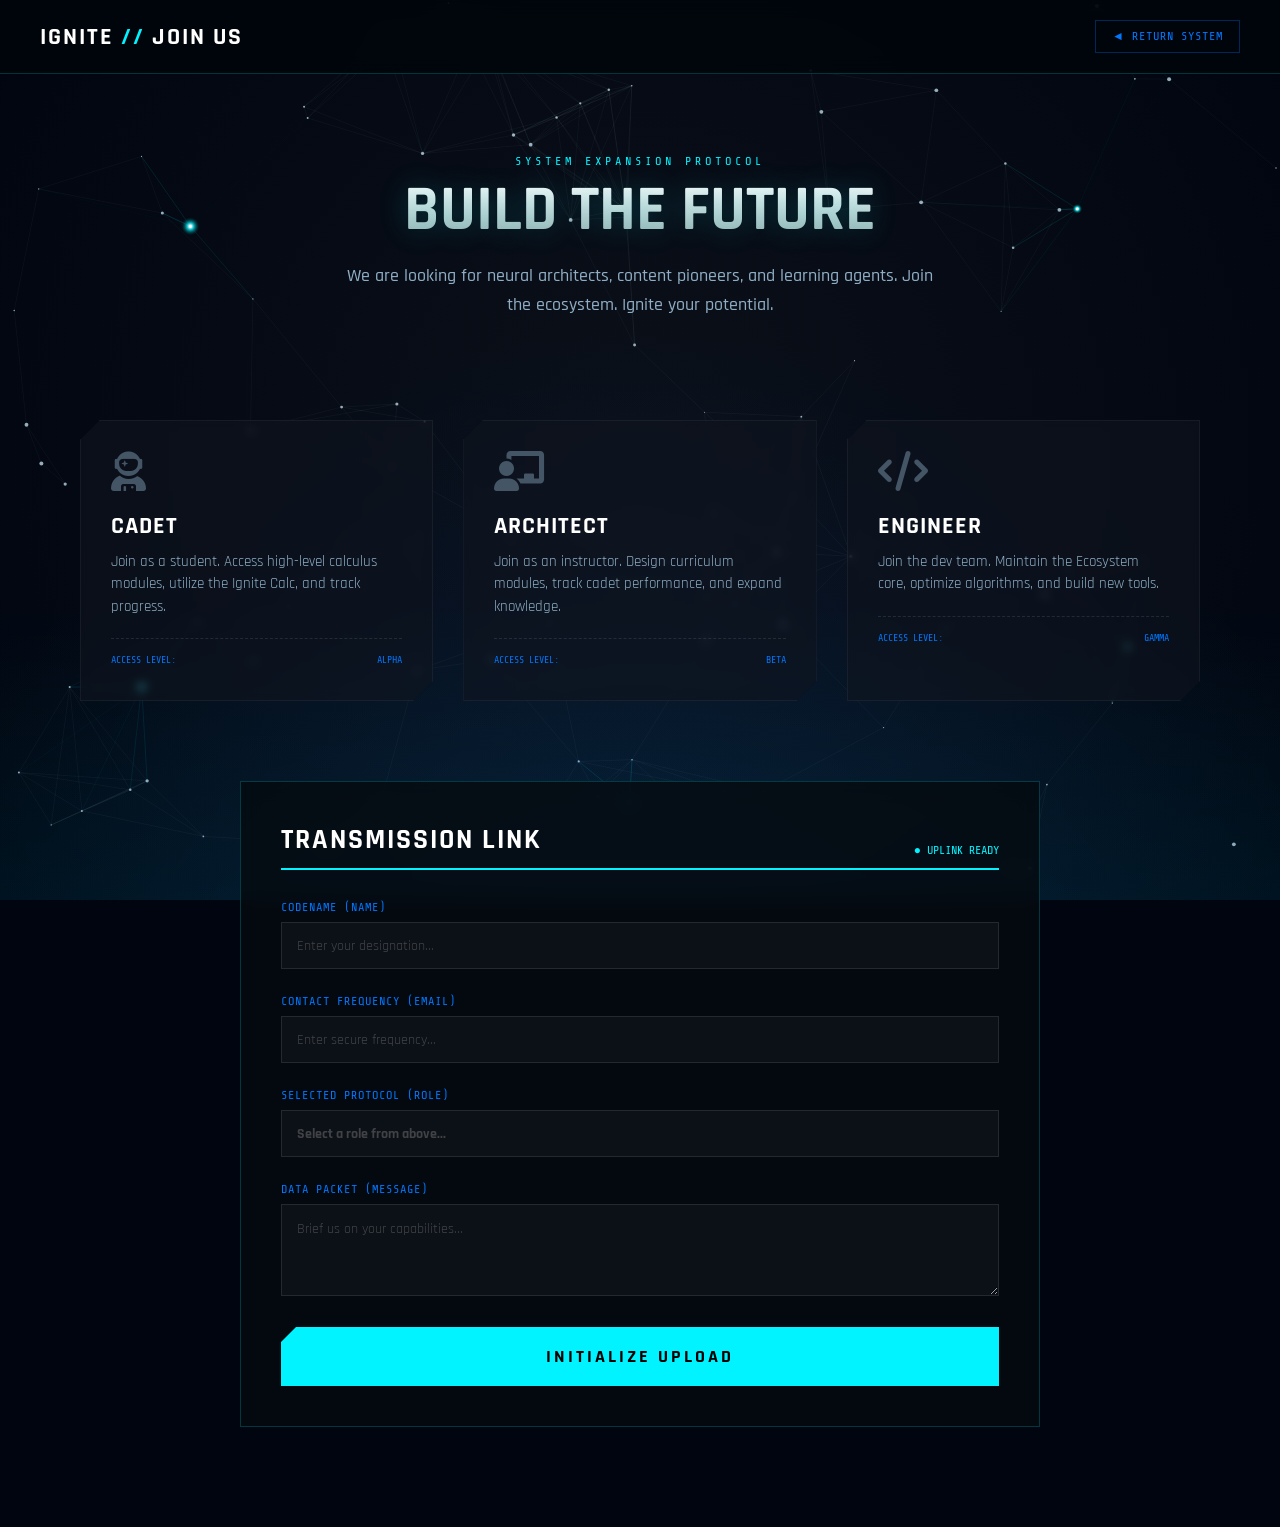
<file: join.html>
<!DOCTYPE html>
<html lang="en">
<head>
    <meta charset="UTF-8">
    <meta name="viewport" content="width=device-width, initial-scale=1.0, maximum-scale=1.0, user-scalable=no">
    <title>IGNITE: JOIN THE CORE</title>
    <link href="https://fonts.googleapis.com/css2?family=Share+Tech+Mono&family=Rajdhani:wght@300;400;500;600;700;800&family=Noto+Sans+SC:wght@300;400;500;700&display=swap" rel="stylesheet">
    <link rel="stylesheet" href="https://cdnjs.cloudflare.com/ajax/libs/font-awesome/6.0.0/css/all.min.css">
    
    <style>
        /* ================= 核心变量 ================= */
        :root {
            --primary: #00f3ff;
            --secondary: #0077ff;
            --accent: #ffaa00;
            --bg-deep: #000510;
            --border: rgba(0, 243, 255, 0.2);
            --text-main: #e0e6ed;
        }

        * { box-sizing: border-box; -webkit-tap-highlight-color: transparent; }

        body {
            margin: 0; padding: 0;
            background-color: var(--bg-deep);
            color: var(--text-main);
            font-family: 'Rajdhani', sans-serif;
            overflow-x: hidden;
            /* 移除之前的静态背景，交给 Canvas 接管 */
        }

        /* ================= 动态星空背景 (移植自 Index) ================= */
        #galaxy-container {
            position: fixed; top: 0; left: 0; width: 100%; height: 100%;
            z-index: -1; /* 置于底层 */
            background: radial-gradient(circle at 50% 50%, #0b1019 0%, #000510 100%);
        }
        .void-overlay {
            position: absolute; top: 0; left: 0; width: 100%; height: 100%;
            background: radial-gradient(circle at 50% 120%, rgba(0, 119, 255, 0.15), transparent 60%);
            pointer-events: none;
        }
        .horizon-glow {
            position: absolute; bottom: 0; left: 0; width: 100%; height: 300px;
            background: linear-gradient(to top, rgba(0, 243, 255, 0.05), transparent);
            pointer-events: none;
        }

        /* --- 导航栏 --- */
        nav {
            display: flex; justify-content: space-between; align-items: center;
            padding: 20px 40px; border-bottom: 1px solid var(--border);
            background: rgba(0, 5, 10, 0.8); backdrop-filter: blur(10px);
            position: sticky; top: 0; z-index: 100;
        }
        .brand { font-weight: 800; font-size: 24px; color: #fff; letter-spacing: 2px; }
        .brand span { color: var(--primary); }
        .back-btn {
            font-family: 'Share Tech Mono'; color: var(--secondary); text-decoration: none;
            border: 1px solid rgba(0, 119, 255, 0.3); padding: 8px 16px; transition: 0.3s;
            font-size: 12px; letter-spacing: 1px;
        }
        .back-btn:hover { background: rgba(0, 119, 255, 0.1); color: #fff; border-color: var(--primary); }

        /* --- Hero 区域 --- */
        .hero-section {
            text-align: center; padding: 80px 20px 60px;
            animation: fadeIn 1s ease; position: relative; z-index: 10;
        }
        .hero-tag { font-family: 'Share Tech Mono'; color: var(--primary); letter-spacing: 4px; font-size: 12px; margin-bottom: 10px; display: block; }
        .hero-title { 
            font-weight: 800; font-size: 64px; margin: 0; line-height: 1;
            background: linear-gradient(to bottom, #fff, #8aa); -webkit-background-clip: text; -webkit-text-fill-color: transparent;
            text-shadow: 0 0 30px rgba(0, 243, 255, 0.2);
        }
        .hero-desc { 
            max-width: 600px; margin: 20px auto 0; color: #8faec5; font-size: 18px; line-height: 1.6; font-weight: 500;
        }

        /* --- 职位卡片 (Role Cards) --- */
        .roles-container {
            max-width: 1200px; margin: 0 auto; padding: 40px;
            display: grid; grid-template-columns: repeat(3, 1fr); gap: 30px;
            position: relative; z-index: 10;
        }

        .role-card {
            background: rgba(15, 20, 30, 0.6);
            border: 1px solid rgba(255,255,255,0.05);
            padding: 30px; position: relative;
            transition: all 0.4s cubic-bezier(0.175, 0.885, 0.32, 1.275);
            cursor: pointer; overflow: hidden;
            backdrop-filter: blur(5px); /* 增加磨砂感 */
            clip-path: polygon(20px 0, 100% 0, 100% calc(100% - 20px), calc(100% - 20px) 100%, 0 100%, 0 20px);
        }
        
        .role-card:hover {
            transform: translateY(-10px);
            background: rgba(15, 25, 40, 0.8);
            border-color: var(--primary);
            box-shadow: 0 10px 40px rgba(0, 243, 255, 0.15);
        }
        .role-card:hover .role-icon { color: var(--primary); transform: scale(1.1); text-shadow: 0 0 20px var(--primary); }

        .role-icon { font-size: 40px; color: #456; margin-bottom: 20px; transition: 0.3s; }
        .role-title { font-weight: 700; font-size: 24px; color: #fff; margin-bottom: 10px; letter-spacing: 1px; }
        .role-desc { font-size: 15px; color: #8faec5; line-height: 1.5; margin-bottom: 20px; font-weight: 400; }
        
        .role-specs { font-family: 'Share Tech Mono'; font-size: 10px; color: var(--secondary); border-top: 1px dashed rgba(255,255,255,0.1); padding-top: 15px; }
        .spec-item { display: flex; justify-content: space-between; margin-bottom: 5px; }

        /* --- 申请表单 (Transmission) --- */
        .form-section {
            max-width: 800px; margin: 40px auto 100px; padding: 40px;
            background: rgba(5, 10, 15, 0.8); border: 1px solid var(--border);
            position: relative; z-index: 10; backdrop-filter: blur(10px);
        }
        .form-header { 
            display: flex; justify-content: space-between; align-items: flex-end; margin-bottom: 30px; 
            border-bottom: 2px solid var(--primary); padding-bottom: 10px;
        }
        .fh-title { font-weight: 700; font-size: 28px; color: #fff; letter-spacing: 2px; }
        .fh-status { font-family: 'Share Tech Mono'; color: var(--primary); font-size: 12px; animation: blink 1s infinite; }

        .input-group { margin-bottom: 25px; position: relative; }
        .input-label { 
            display: block; font-family: 'Share Tech Mono'; font-size: 12px; color: var(--secondary); margin-bottom: 8px; 
            letter-spacing: 1px;
        }
        .ignite-input {
            width: 100%; background: rgba(255,255,255,0.03); border: 1px solid rgba(255,255,255,0.1);
            color: #fff; padding: 15px; 
            font-family: 'Share Tech Mono', monospace; font-size: 14px;
            outline: none; transition: 0.3s;
        }
        .ignite-input:focus { border-color: var(--primary); background: rgba(0, 243, 255, 0.05); box-shadow: 0 0 15px rgba(0,243,255,0.1); }
        .ignite-input::placeholder { font-family: 'Rajdhani'; opacity: 0.5; }

        .submit-btn {
            width: 100%; padding: 18px; 
            background: var(--primary); border: none; 
            color: #000; font-family: 'Rajdhani'; font-weight: 800; font-size: 18px; letter-spacing: 3px;
            cursor: pointer; transition: 0.3s; text-transform: uppercase;
            clip-path: polygon(15px 0, 100% 0, 100% 100%, 0 100%, 0 15px);
        }
        .submit-btn:hover { background: #fff; box-shadow: 0 0 30px rgba(0, 243, 255, 0.5); letter-spacing: 5px; }

        /* 移动端适配 */
        @media (max-width: 768px) {
            .hero-title { font-size: 42px; }
            .roles-container { grid-template-columns: 1fr; padding: 20px; }
            .form-section { margin: 40px 20px; padding: 25px; }
        }

        @keyframes blink { 50% { opacity: 0; } }
        @keyframes fadeIn { from { opacity: 0; transform: translateY(20px); } to { opacity: 1; transform: translateY(0); } }
    </style>
</head>
<body>

    <!-- 动态星空背景容器 -->
    <div id="galaxy-container">
        <canvas id="starfield"></canvas>
        <div class="void-overlay"></div>
        <div class="horizon-glow"></div>
    </div>

    <nav>
        <div class="brand">IGNITE <span>//</span> JOIN US</div>
        <a href="index.html" class="back-btn">◄ RETURN SYSTEM</a>
    </nav>

    <div class="hero-section">
        <span class="hero-tag">SYSTEM EXPANSION PROTOCOL</span>
        <h1 class="hero-title">BUILD THE FUTURE</h1>
        <p class="hero-desc">
            We are looking for neural architects, content pioneers, and learning agents. 
            Join the ecosystem. Ignite your potential.
        </p>
    </div>

    <!-- 职位选择 -->
    <div class="roles-container">
        <!-- 职位卡片保持不变 -->
        <div class="role-card" onclick="selectRole(this, 'STUDENT')">
            <i class="fas fa-user-astronaut role-icon"></i>
            <div class="role-title">CADET</div>
            <div class="role-desc">Join as a student. Access high-level calculus modules, utilize the Ignite Calc, and track progress.</div>
            <div class="role-specs"><div class="spec-item"><span>ACCESS LEVEL:</span> <span>ALPHA</span></div></div>
        </div>

        <div class="role-card" onclick="selectRole(this, 'INSTRUCTOR')">
            <i class="fas fa-chalkboard-teacher role-icon"></i>
            <div class="role-title">ARCHITECT</div>
            <div class="role-desc">Join as an instructor. Design curriculum modules, track cadet performance, and expand knowledge.</div>
            <div class="role-specs"><div class="spec-item"><span>ACCESS LEVEL:</span> <span>BETA</span></div></div>
        </div>

        <div class="role-card" onclick="selectRole(this, 'DEVELOPER')">
            <i class="fas fa-code role-icon"></i>
            <div class="role-title">ENGINEER</div>
            <div class="role-desc">Join the dev team. Maintain the Ecosystem core, optimize algorithms, and build new tools.</div>
            <div class="role-specs"><div class="spec-item"><span>ACCESS LEVEL:</span> <span>GAMMA</span></div></div>
        </div>
    </div>

    <!-- 申请表单 -->
    <div class="form-section">
        <div class="form-header">
            <div class="fh-title">TRANSMISSION LINK</div>
            <div class="fh-status">● UPLINK READY</div>
        </div>
        <div class="input-group">
            <span class="input-label">CODENAME (NAME)</span>
            <input type="text" class="ignite-input" placeholder="Enter your designation...">
        </div>
        <div class="input-group">
            <span class="input-label">CONTACT FREQUENCY (EMAIL)</span>
            <input type="email" class="ignite-input" placeholder="Enter secure frequency...">
        </div>
        <div class="input-group">
            <span class="input-label">SELECTED PROTOCOL (ROLE)</span>
            <input type="text" class="ignite-input" id="role-input" placeholder="Select a role from above..." readonly style="color:var(--primary); font-weight:bold;">
        </div>
        <div class="input-group">
            <span class="input-label">DATA PACKET (MESSAGE)</span>
            <textarea class="ignite-input" rows="4" placeholder="Brief us on your capabilities..."></textarea>
        </div>
        <button class="submit-btn" onclick="transmit()">INITIALIZE UPLOAD</button>
    </div>

    <script>
        // --- 星空背景引擎 (移植自 Index) ---
        const canvas = document.getElementById('starfield');
        const ctx = canvas.getContext('2d');
        
        let width, height;
        let bgStars = [];      
        let subjectNodes = []; // 依然保留节点逻辑，让背景有连线感，但可以去掉文字
        
        // 我们在 Join 页用一些抽象的节点名
        const subjectsConfig = [
            { name: "CORE", x: 0.15, y: 0.25 },
            { name: "LINK", x: 0.85, y: 0.22 },
            { name: "DATA", x: 0.12, y: 0.75 },
            { name: "NET", x: 0.88, y: 0.72 },
            { name: "AI", x: 0.5, y: 0.88 }
        ];

        const config = { starCount: 90, connDist: 150, baseColor: '210, 240, 255' };

        function resize() {
            width = window.innerWidth;
            height = window.innerHeight;
            canvas.width = width;
            canvas.height = height;
            initWorld();
        }
        
        function initWorld() {
            bgStars = [];
            subjectNodes = [];

            subjectsConfig.forEach(sub => {
                subjectNodes.push({
                    text: sub.name,
                    baseX: sub.x * width, baseY: sub.y * height,
                    x: sub.x * width, y: sub.y * height,
                    phase: Math.random() * Math.PI * 2 
                });
            });

            for(let i = 0; i < config.starCount; i++) {
                bgStars.push({
                    x: Math.random() * width, y: Math.random() * height,
                    vx: (Math.random() - 0.5) * 0.2, vy: (Math.random() - 0.5) * 0.2,
                    size: Math.random() * 1.5 + 0.5, alpha: Math.random() * 0.6 + 0.2
                });
            }
        }

        window.addEventListener('resize', resize);
        resize();

        function animate() {
            ctx.clearRect(0, 0, width, height);
            const time = Date.now() * 0.001;

            ctx.fillStyle = `rgba(${config.baseColor}, 0.7)`;
            ctx.strokeStyle = `rgba(${config.baseColor}, 0.08)`; 
            ctx.lineWidth = 0.5;

            bgStars.forEach(star => {
                star.x += star.vx; star.y += star.vy;
                if(star.x < 0) star.x = width; if(star.x > width) star.x = 0;
                if(star.y < 0) star.y = height; if(star.y > height) star.y = 0;
            });

            // 绘制星星和连线
            for (let i = 0; i < bgStars.length; i++) {
                const star = bgStars[i];
                ctx.beginPath(); ctx.arc(star.x, star.y, star.size, 0, Math.PI*2); ctx.fill();
                for (let j = i + 1; j < bgStars.length; j++) {
                    const other = bgStars[j];
                    const dx = star.x - other.x; const dy = star.y - other.y;
                    if (Math.abs(dx) > config.connDist || Math.abs(dy) > config.connDist) continue;
                    const dist = Math.sqrt(dx*dx + dy*dy);
                    if (dist < config.connDist) {
                        ctx.beginPath(); ctx.moveTo(star.x, star.y); ctx.lineTo(other.x, other.y); ctx.stroke();
                    }
                }
            }

            // 绘制节点 (简化版，无文字描边，只保留发光点和文字)
            ctx.textAlign = 'center';
            subjectNodes.forEach(node => {
                node.x = node.baseX + Math.sin(time + node.phase) * 12;
                node.y = node.baseY + Math.cos(time * 0.9 + node.phase) * 12;

                // 节点连线到星星
                bgStars.forEach(star => {
                    const dx = node.x - star.x; const dy = node.y - star.y;
                    const dist = Math.sqrt(dx*dx + dy*dy);
                    if(dist < 180) { 
                        ctx.beginPath();
                        const alpha = 1 - dist/180;
                        ctx.strokeStyle = `rgba(0, 243, 255, ${alpha * 0.25})`;
                        ctx.lineWidth = 0.8;
                        ctx.moveTo(node.x, node.y); ctx.lineTo(star.x, star.y); ctx.stroke();
                    }
                });

                const pulse = (Math.sin(time * 1.5 + node.phase) + 1) / 2; 
                const glowSize = 4 + pulse * 6;
                const gradient = ctx.createRadialGradient(node.x, node.y, 1, node.x, node.y, glowSize);
                gradient.addColorStop(0, 'rgba(255, 255, 255, 1)');
                gradient.addColorStop(0.3, 'rgba(0, 243, 255, 0.7)'); 
                gradient.addColorStop(1, 'rgba(0, 0, 0, 0)');
                ctx.fillStyle = gradient; ctx.beginPath(); ctx.arc(node.x, node.y, glowSize, 0, Math.PI*2); ctx.fill();
            });

            requestAnimationFrame(animate);
        }
        animate();

        // --- 表单交互逻辑 ---
        function selectRole(el, role) {
            document.querySelectorAll('.role-card').forEach(c => {
                c.style.borderColor = 'rgba(255,255,255,0.05)';
                c.style.background = 'rgba(15, 20, 30, 0.6)';
            });

            el.style.borderColor = '#00f3ff';
            el.style.background = 'rgba(15, 25, 40, 0.9)';
            
            const input = document.getElementById('role-input');
            input.value = `PROTOCOL: ${role}`;
            
            document.querySelector('.form-section').scrollIntoView({ behavior: 'smooth' });
        }

        function transmit() {
            const btn = document.querySelector('.submit-btn');
            const originalText = btn.innerText;
            btn.innerText = "ENCRYPTING & SENDING...";
            btn.style.background = "#fff";
            btn.style.color = "#000";
            
            setTimeout(() => {
                btn.innerText = "TRANSMISSION COMPLETE";
                btn.style.background = "#00ff88"; 
                setTimeout(() => {
                    btn.innerText = originalText;
                    btn.style.background = "var(--primary)";
                }, 3000);
            }, 1500);
        }
    </script>
</body>
</html>
</file>
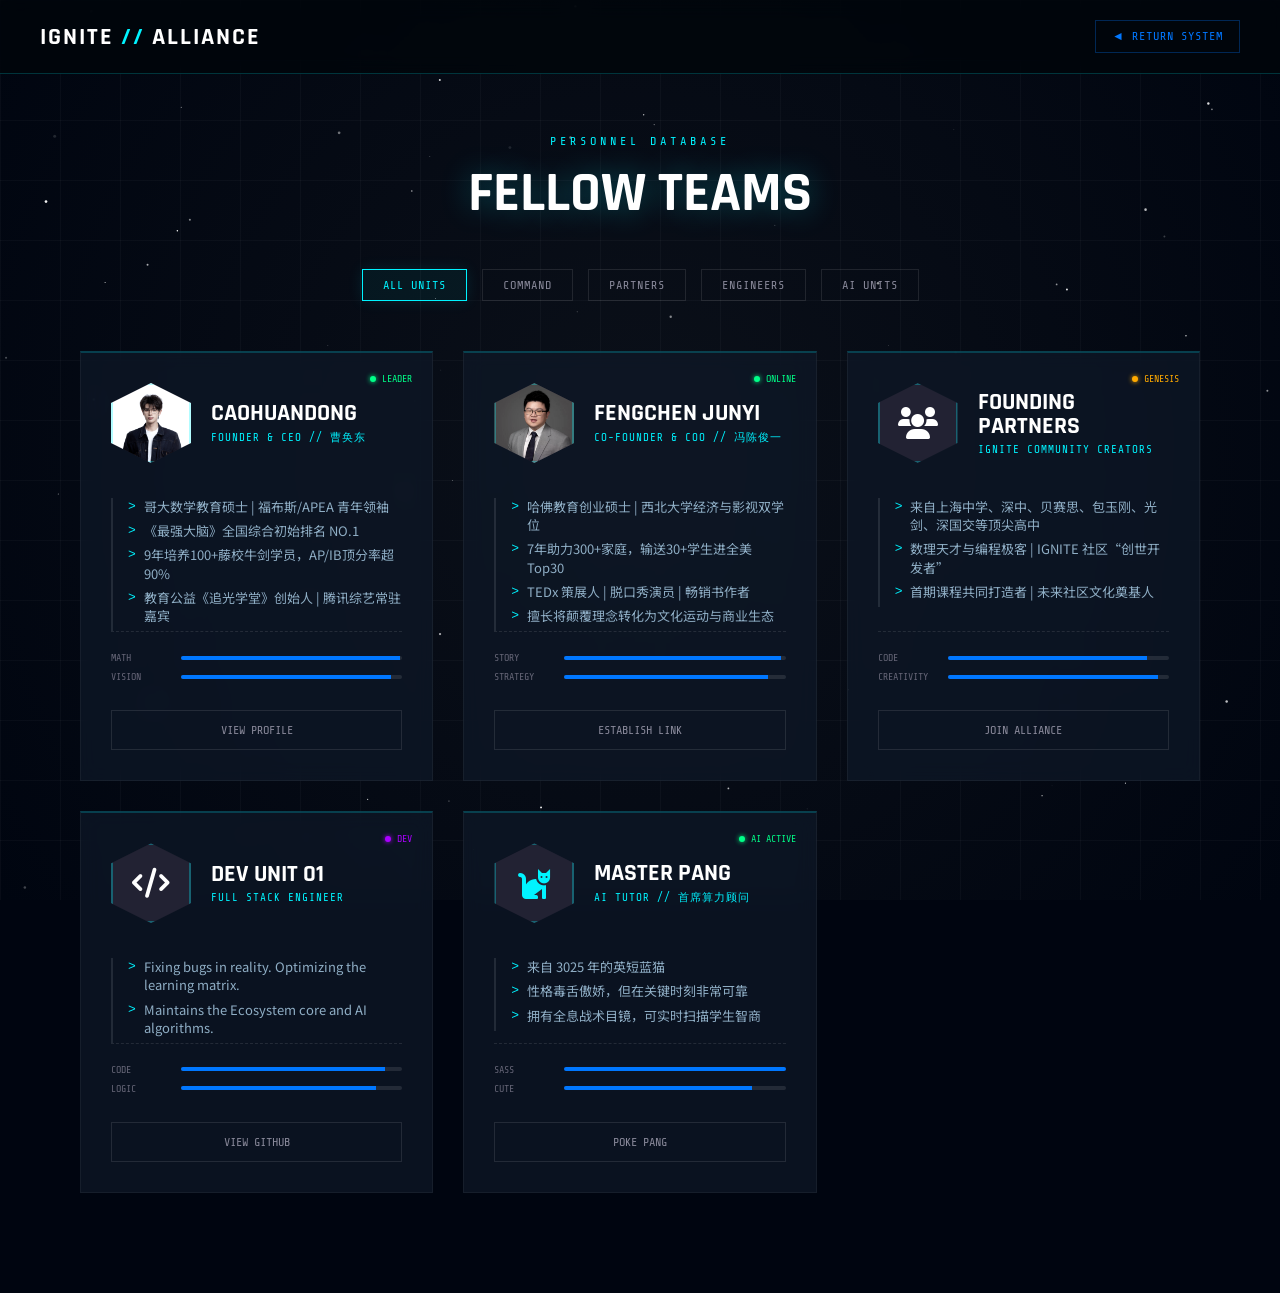
<file: teams.html>
<!DOCTYPE html>
<html lang="en">
<head>
    <meta charset="UTF-8">
    <meta name="viewport" content="width=device-width, initial-scale=1.0, maximum-scale=1.0, user-scalable=no">
    <title>IGNITE: FELLOW TEAMS</title>
    <!-- 字体与图标 -->
    <link href="https://fonts.googleapis.com/css2?family=Share+Tech+Mono&family=Rajdhani:wght@400;500;600;700;800&family=Noto+Sans+SC:wght@400;500;700&display=swap" rel="stylesheet">
    <link rel="stylesheet" href="https://cdnjs.cloudflare.com/ajax/libs/font-awesome/6.0.0/css/all.min.css">
    
    <style>
        /* ================= 核心变量 ================= */
        :root {
            --primary: #00f3ff;
            --secondary: #0077ff;
            --accent: #ffaa00;
            --bg-deep: #000510;
            --glass: rgba(15, 25, 40, 0.7);
            --border: rgba(0, 243, 255, 0.2);
            --text-main: #e0e6ed;
        }

        * { box-sizing: border-box; -webkit-tap-highlight-color: transparent; }

        body {
            margin: 0; padding: 0;
            background-color: var(--bg-deep);
            color: var(--text-main);
            font-family: 'Rajdhani', sans-serif;
            overflow-x: hidden;
        }

        /* 背景容器 */
        #galaxy-container {
            position: fixed; top: 0; left: 0; width: 100%; height: 100%;
            z-index: -1;
            background: radial-gradient(circle at 50% 50%, #0b1019 0%, #000510 100%);
        }
        .grid-overlay {
            position: fixed; top: 0; left: 0; width: 100%; height: 100%;
            background-image: linear-gradient(rgba(255, 255, 255, 0.03) 1px, transparent 1px),
            linear-gradient(90deg, rgba(255, 255, 255, 0.03) 1px, transparent 1px);
            background-size: 60px 60px; pointer-events: none; z-index: -1;
        }

        /* --- 导航栏 --- */
        nav {
            display: flex; justify-content: space-between; align-items: center;
            padding: 20px 40px; border-bottom: 1px solid var(--border);
            background: rgba(0, 5, 10, 0.8); backdrop-filter: blur(10px);
            position: sticky; top: 0; z-index: 100;
        }
        .brand { font-weight: 800; font-size: 24px; color: #fff; letter-spacing: 2px; }
        .brand span { color: var(--primary); }
        .back-btn {
            font-family: 'Share Tech Mono'; color: var(--secondary); text-decoration: none;
            border: 1px solid rgba(0, 119, 255, 0.3); padding: 8px 16px; transition: 0.3s;
            font-size: 12px; letter-spacing: 1px;
        }
        .back-btn:hover { background: rgba(0, 119, 255, 0.1); color: #fff; border-color: var(--primary); }

        /* --- Hero --- */
        .hero-section { text-align: center; padding: 60px 20px 40px; animation: fadeIn 1s ease; }
        .hero-tag { font-family: 'Share Tech Mono'; color: var(--primary); letter-spacing: 4px; font-size: 12px; display: block; margin-bottom: 10px; }
        .hero-title { 
            font-weight: 800; font-size: 56px; margin: 0; color: #fff;
            text-shadow: 0 0 30px rgba(0, 243, 255, 0.3);
        }

        /* --- 过滤器 (移除了 ADVISORS) --- */
        .filter-bar {
            display: flex; justify-content: center; gap: 15px; margin-bottom: 50px;
            flex-wrap: wrap;
        }
        .filter-btn {
            background: transparent; border: 1px solid rgba(255,255,255,0.1);
            color: #889; padding: 8px 20px; cursor: pointer;
            font-family: 'Share Tech Mono'; font-size: 12px; letter-spacing: 1px;
            transition: 0.3s;
        }
        .filter-btn:hover, .filter-btn.active {
            border-color: var(--primary); color: var(--primary); background: rgba(0, 243, 255, 0.05);
            box-shadow: 0 0 15px rgba(0, 243, 255, 0.1);
        }

        /* --- 团队网格 --- */
        .team-grid {
            max-width: 1200px; margin: 0 auto 100px; padding: 0 40px;
            display: grid; grid-template-columns: repeat(auto-fit, minmax(350px, 1fr));
            gap: 30px;
        }

        /* --- 档案卡片 (Dossier Card) --- */
        .member-card {
            background: var(--glass);
            border: 1px solid rgba(255,255,255,0.05);
            padding: 30px; position: relative;
            backdrop-filter: blur(10px);
            transition: all 0.4s cubic-bezier(0.23, 1, 0.32, 1);
            overflow: hidden;
            border-top: 2px solid var(--border);
            display: flex; flex-direction: column;
        }
        .member-card:hover {
            transform: translateY(-5px);
            border-top-color: var(--primary);
            box-shadow: 0 10px 40px rgba(0,0,0,0.5);
            background: rgba(20, 30, 45, 0.85);
        }

        /* 状态灯 */
        .status-light {
            position: absolute; top: 20px; right: 20px;
            font-family: 'Share Tech Mono'; font-size: 10px; color: #00ff88;
            display: flex; align-items: center; gap: 6px;
        }
        .status-dot { width: 6px; height: 6px; background: #00ff88; border-radius: 50%; box-shadow: 0 0 5px #00ff88; animation: pulse 2s infinite; }

        /* 头像区 (核心修复：强制照片顶部对齐) */
        .card-header { display: flex; align-items: center; gap: 20px; margin-bottom: 25px; }
        .avatar-hex {
            width: 80px; height: 80px; flex-shrink: 0;
            background: #223;
            /* 六边形蒙版 */
            clip-path: polygon(50% 0%, 100% 25%, 100% 75%, 50% 100%, 0% 75%, 0% 25%);
            display: flex; justify-content: center; align-items: center;
            position: relative; overflow: hidden;
        }
        .avatar-hex img {
            width: 100%; height: 100%; 
            /* 关键修改：顶部对齐，防止切头 */
            object-fit: cover; object-position: top center; 
            filter: grayscale(30%) contrast(1.1); 
            transition: 0.3s;
        }
        .member-card:hover .avatar-hex img { filter: grayscale(0%); transform: scale(1.1); }
        
        .avatar-hex::before { /* 边框 */
            content:''; position: absolute; inset: 0px; 
            border: 2px solid rgba(0,243,255,0.3); z-index: 2; pointer-events: none;
            clip-path: polygon(50% 0%, 100% 25%, 100% 75%, 50% 100%, 0% 75%, 0% 25%);
        }

        /* 名字与职位 */
        .info-col { flex: 1; }
        .name { font-size: 24px; font-weight: 700; color: #fff; margin: 0; text-transform: uppercase; line-height: 1; }
        .role { font-family: 'Share Tech Mono'; color: var(--primary); font-size: 11px; margin-top: 5px; display: block; letter-spacing: 1px; }
        
        /* 履历文本 */
        .bio-box { margin-top: 10px; border-left: 2px solid rgba(255,255,255,0.1); padding-left: 15px; }
        .bio-item { 
            font-size: 13px; color: #8faec5; margin-bottom: 6px; line-height: 1.4; 
            font-family: 'Noto Sans SC', sans-serif;
            display: flex; align-items: flex-start;
        }
        .bio-item::before { content: '>'; color: var(--primary); margin-right: 8px; font-family: monospace; }

        /* 技能条 */
        .skills-box { margin-top: auto; border-top: 1px dashed rgba(255,255,255,0.1); padding-top: 20px; }
        .skill-row { display: flex; align-items: center; gap: 10px; margin-bottom: 8px; }
        .skill-name { font-family: 'Share Tech Mono'; font-size: 10px; width: 60px; color: #667; }
        .skill-track { flex: 1; height: 4px; background: rgba(255,255,255,0.1); border-radius: 2px; overflow: hidden; }
        .skill-fill { height: 100%; background: var(--secondary); width: 0; transition: width 1s ease 0.2s; }
        .member-card:hover .skill-fill { background: var(--primary); box-shadow: 0 0 10px var(--primary); }

        /* 联络按钮 */
        .contact-btn {
            margin-top: 20px; width: 100%; padding: 12px;
            background: transparent; border: 1px solid rgba(255,255,255,0.1);
            color: #889; font-family: 'Share Tech Mono'; font-size: 12px;
            cursor: pointer; transition: 0.3s;
        }
        .contact-btn:hover { background: rgba(255,255,255,0.05); color: #fff; border-color: #fff; }

        /* 移动端 */
        @media (max-width: 768px) {
            .hero-title { font-size: 36px; }
            .team-grid { padding: 0 20px; grid-template-columns: 1fr; }
            .filter-bar { overflow-x: auto; white-space: nowrap; padding: 0 20px 10px; justify-content: flex-start; }
            .bio-item { font-size: 12px; }
        }

        @keyframes pulse { 0%, 100% { opacity: 0.5; } 50% { opacity: 1; } }
        @keyframes fadeIn { from { opacity: 0; transform: translateY(20px); } to { opacity: 1; transform: translateY(0); } }
    </style>
</head>
<body>

    <div id="galaxy-container">
        <canvas id="starfield"></canvas>
        <div class="grid-overlay"></div>
    </div>

    <nav>
        <div class="brand">IGNITE <span>//</span> ALLIANCE</div>
        <a href="index.html" class="back-btn">◄ RETURN SYSTEM</a>
    </nav>

    <div class="hero-section">
        <span class="hero-tag">PERSONNEL DATABASE</span>
        <h1 class="hero-title">FELLOW TEAMS</h1>
    </div>

    <div class="filter-bar">
        <button class="filter-btn active" onclick="filter('all')">ALL UNITS</button>
        <button class="filter-btn" onclick="filter('core')">COMMAND</button>
        <button class="filter-btn" onclick="filter('partner')">PARTNERS</button>
        <!-- 已移除 ADVISOR -->
        <button class="filter-btn" onclick="filter('dev')">ENGINEERS</button>
        <button class="filter-btn" onclick="filter('ai')">AI UNITS</button>
    </div>

    <div class="team-grid">

        <!-- 1. 曹奂东 -->
        <div class="member-card" data-type="core">
            <div class="status-light"><div class="status-dot"></div> LEADER</div>
            <div class="card-header">
                <div class="avatar-hex">
                    <img src="images/cao.jpg" alt="Cao Huandong">
                </div>
                <div class="info-col">
                    <h2 class="name">CAOHUANDONG</h2>
                    <span class="role">FOUNDER & CEO // 曹奂东</span>
                </div>
            </div>
            <div class="bio-box">
                <div class="bio-item">哥大数学教育硕士 | 福布斯/APEA 青年领袖</div>
                <div class="bio-item">《最强大脑》全国综合初始排名 NO.1</div>
                <div class="bio-item">9年培养100+藤校牛剑学员，AP/IB顶分率超90%</div>
                <div class="bio-item">教育公益《追光学堂》创始人 | 腾讯综艺常驻嘉宾</div>
            </div>
            <div class="skills-box">
                <div class="skill-row"><span class="skill-name">MATH</span><div class="skill-track"><div class="skill-fill" style="width:99%"></div></div></div>
                <div class="skill-row"><span class="skill-name">VISION</span><div class="skill-track"><div class="skill-fill" style="width:95%"></div></div></div>
            </div>
            <button class="contact-btn">VIEW PROFILE</button>
        </div>

        <!-- 2. 冯陈俊一 -->
        <div class="member-card" data-type="core">
            <div class="status-light"><div class="status-dot"></div> ONLINE</div>
            <div class="card-header">
                <div class="avatar-hex">
                    <img src="images/feng.jpg" alt="Fengchen Junyi">
                </div>
                <div class="info-col">
                    <h2 class="name">FENGCHEN JUNYI</h2>
                    <span class="role">CO-FOUNDER & COO // 冯陈俊一</span>
                </div>
            </div>
            <div class="bio-box">
                <div class="bio-item">哈佛教育创业硕士 | 西北大学经济与影视双学位</div>
                <div class="bio-item">7年助力300+家庭，输送30+学生进全美Top30</div>
                <div class="bio-item">TEDx 策展人 | 脱口秀演员 | 畅销书作者</div>
                <div class="bio-item">擅长将颠覆理念转化为文化运动与商业生态</div>
            </div>
            <div class="skills-box">
                <div class="skill-row"><span class="skill-name">STORY</span><div class="skill-track"><div class="skill-fill" style="width:98%"></div></div></div>
                <div class="skill-row"><span class="skill-name">STRATEGY</span><div class="skill-track"><div class="skill-fill" style="width:92%"></div></div></div>
            </div>
            <button class="contact-btn">ESTABLISH LINK</button>
        </div>

        <!-- 3. 创始合伙人 (学生团队) -->
        <div class="member-card" data-type="partner">
            <div class="status-light" style="color:#ffaa00"><div class="status-dot" style="background:#ffaa00; box-shadow:0 0 5px #ffaa00"></div> GENESIS</div>
            <div class="card-header">
                <div class="avatar-hex">
                    <i class="fas fa-users" style="font-size:32px; color:#fff;"></i>
                </div>
                <div class="info-col">
                    <h2 class="name">FOUNDING PARTNERS</h2>
                    <span class="role">IGNITE COMMUNITY CREATORS</span>
                </div>
            </div>
            <div class="bio-box">
                <div class="bio-item">来自上海中学、深中、贝赛思、包玉刚、光剑、深国交等顶尖高中</div>
                <div class="bio-item">数理天才与编程极客 | IGNITE 社区“创世开发者”</div>
                <div class="bio-item">首期课程共同打造者 | 未来社区文化奠基人</div>
            </div>
            <div class="skills-box">
                <div class="skill-row"><span class="skill-name">CODE</span><div class="skill-track"><div class="skill-fill" style="width:90%"></div></div></div>
                <div class="skill-row"><span class="skill-name">CREATIVITY</span><div class="skill-track"><div class="skill-fill" style="width:95%"></div></div></div>
            </div>
            
            <!-- 核心修改：跳转申请表 -->
            <button class="contact-btn" onclick="window.location.href='join.html'">JOIN ALLIANCE</button>
        </div>

        <!-- 4. 顾问团 (已移除) -->

        <!-- 5. 开发者 (保留) -->
        <div class="member-card" data-type="dev">
            <div class="status-light" style="color:#aa00ff"><div class="status-dot" style="background:#aa00ff; box-shadow:0 0 5px #aa00ff"></div> DEV</div>
            <div class="card-header">
                <div class="avatar-hex">
                    <i class="fas fa-code" style="font-size:30px; color:#fff;"></i>
                </div>
                <div class="info-col">
                    <h2 class="name">DEV UNIT 01</h2>
                    <span class="role">FULL STACK ENGINEER</span>
                </div>
            </div>
            <div class="bio-box">
                <div class="bio-item">Fixing bugs in reality. Optimizing the learning matrix.</div>
                <div class="bio-item">Maintains the Ecosystem core and AI algorithms.</div>
            </div>
            <div class="skills-box">
                <div class="skill-row"><span class="skill-name">CODE</span><div class="skill-track"><div class="skill-fill" style="width:92%"></div></div></div>
                <div class="skill-row"><span class="skill-name">LOGIC</span><div class="skill-track"><div class="skill-fill" style="width:88%"></div></div></div>
            </div>
            <button class="contact-btn">VIEW GITHUB</button>
        </div>

        <!-- 6. 阿胖 (吉祥物) -->
        <div class="member-card" data-type="ai">
            <div class="status-light"><div class="status-dot"></div> AI ACTIVE</div>
            <div class="card-header">
                <div class="avatar-hex">
                    <i class="fas fa-cat" style="font-size:32px; color:#00f3ff;"></i>
                </div>
                <div class="info-col">
                    <h2 class="name">MASTER PANG</h2>
                    <span class="role">AI TUTOR // 首席算力顾问</span>
                </div>
            </div>
            <div class="bio-box">
                <div class="bio-item">来自 3025 年的英短蓝猫</div>
                <div class="bio-item">性格毒舌傲娇，但在关键时刻非常可靠</div>
                <div class="bio-item">拥有全息战术目镜，可实时扫描学生智商</div>
            </div>
            <div class="skills-box">
                <div class="skill-row"><span class="skill-name">SASS</span><div class="skill-track"><div class="skill-fill" style="width:100%"></div></div></div>
                <div class="skill-row"><span class="skill-name">CUTE</span><div class="skill-track"><div class="skill-fill" style="width:85%"></div></div></div>
            </div>
            <button class="contact-btn">POKE PANG</button>
        </div>

    </div>

    <script>
        // --- 过滤器逻辑 ---
        function filter(type) {
            document.querySelectorAll('.filter-btn').forEach(btn => btn.classList.remove('active'));
            event.target.classList.add('active');

            const cards = document.querySelectorAll('.member-card');
            cards.forEach(card => {
                if (type === 'all' || card.dataset.type === type) {
                    card.style.display = 'flex';
                    card.style.animation = 'none';
                    card.offsetHeight; 
                    card.style.animation = 'fadeIn 0.5s ease';
                } else {
                    card.style.display = 'none';
                }
            });
        }

        // --- 星空背景 ---
        const canvas = document.getElementById('starfield');
        const ctx = canvas.getContext('2d');
        let width, height, stars = [];

        function initStars() {
            width = window.innerWidth; height = window.innerHeight;
            canvas.width = width; canvas.height = height;
            stars = [];
            for(let i=0; i<100; i++) {
                stars.push({
                    x: Math.random() * width, y: Math.random() * height,
                    size: Math.random() * 1.5, opacity: Math.random(),
                    vx: (Math.random() - 0.5) * 0.2, vy: (Math.random() - 0.5) * 0.2
                });
            }
        }

        function animate() {
            ctx.clearRect(0, 0, width, height);
            stars.forEach(s => {
                s.x += s.vx; s.y += s.vy;
                if(s.x < 0) s.x = width; if(s.x > width) s.x = 0;
                if(s.y < 0) s.y = height; if(s.y > height) s.y = 0;
                
                ctx.beginPath();
                ctx.fillStyle = `rgba(255, 255, 255, ${s.opacity})`;
                ctx.arc(s.x, s.y, s.size, 0, Math.PI*2);
                ctx.fill();
            });
            requestAnimationFrame(animate);
        }

        window.addEventListener('resize', initStars);
        initStars();
        animate();
    </script>
</body>
</html>
</file>
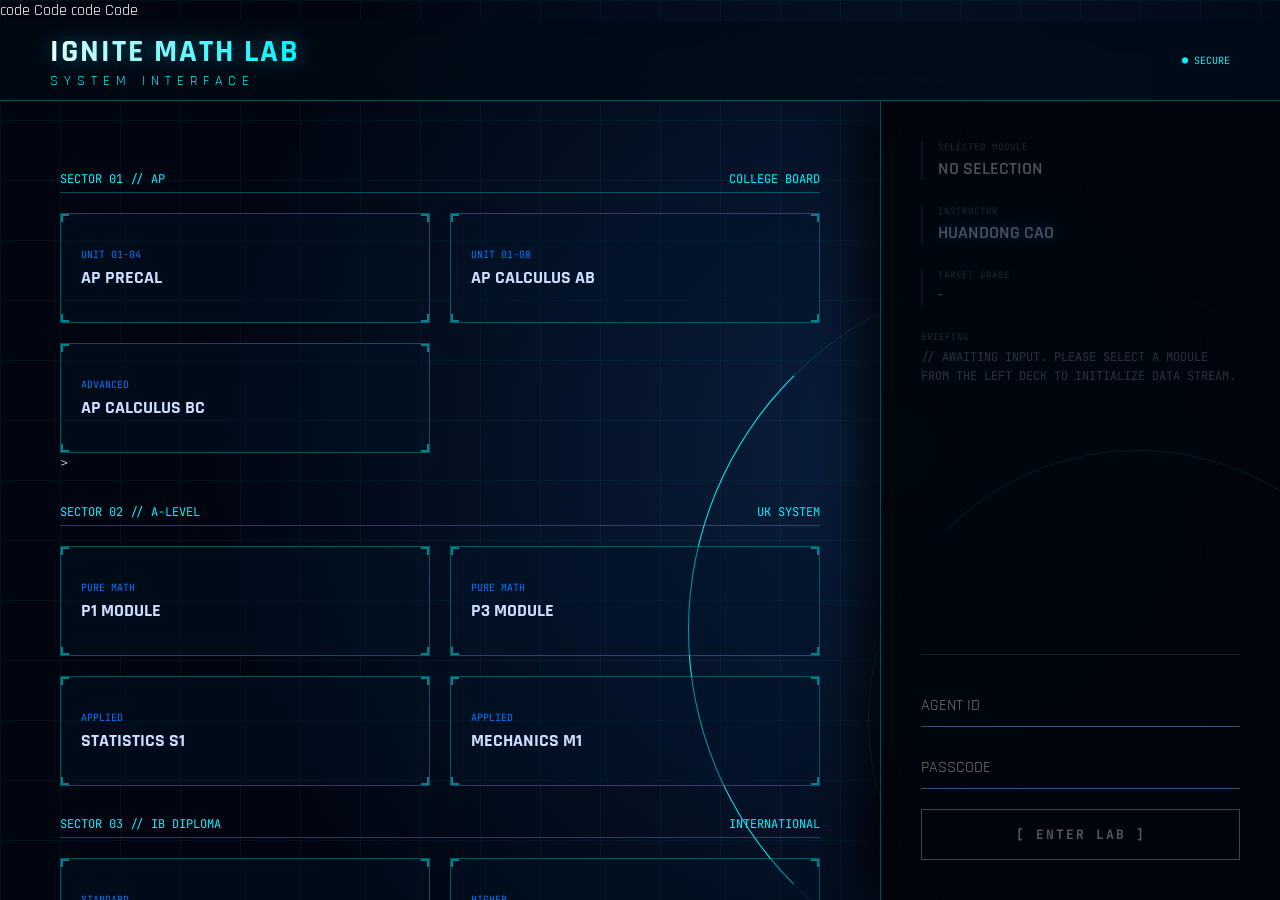
<file: ignite_math_lab/ignite_math_lab.html>
<!DOCTYPE html>
<html lang="en">
<head>
    <meta charset="UTF-8">
    <meta name="viewport" content="width=device-width, initial-scale=1.0">
    <title>IGNITE: STARK LAB</title>
    <link href="https://fonts.googleapis.com/css2?family=JetBrains+Mono:wght@400;700&family=Rajdhani:wght@400;600;700&display=swap" rel="stylesheet">
code
Code
<style>
    :root {
        /* 保持 V7 的配色 */
        --stark-bg: #000510;
        --hologram-cyan: #00f3ff;
        --hologram-blue: #0077ff;
        --glass-border: rgba(0, 243, 255, 0.3);
        --text-main: #ffffff;
    }

    * { box-sizing: border-box; }

    body {
        margin: 0; padding: 0;
        background-color: var(--stark-bg);
        font-family: 'Rajdhani', sans-serif;
        color: var(--text-main);
        height: 100vh; width: 100vw;
        overflow: hidden;
        display: flex; flex-direction: column;
        background: radial-gradient(circle at 70% 50%, #0a1f3d 0%, #000510 70%);
    }

    /* --- 特效背景 --- */
    .hologram-grid {
        position: fixed; top: 0; left: 0; width: 100%; height: 100%;
        background-image: 
            linear-gradient(rgba(0, 243, 255, 0.05) 1px, transparent 1px),
            linear-gradient(90deg, rgba(0, 243, 255, 0.05) 1px, transparent 1px);
        background-size: 60px 60px;
        perspective: 1000px; pointer-events: none; z-index: 0;
    }
    .reactor {
        position: fixed; right: -10%; bottom: -10%;
        border: 1px solid rgba(0, 243, 255, 0.15); border-radius: 50%;
        pointer-events: none; z-index: 0;
    }
    .r1 { width: 60vh; height: 60vh; animation: spin 20s linear infinite; border-top-color: var(--hologram-cyan); }
    .r2 { width: 80vh; height: 80vh; animation: spin 40s linear infinite reverse; border-left-color: var(--hologram-cyan); }
    @keyframes spin { from { transform: rotate(0deg); } to { transform: rotate(360deg); } }

    /* --- 头部 --- */
    header {
        height: 80px; padding: 0 50px;
        display: flex; align-items: center; justify-content: space-between;
        border-bottom: 1px solid var(--glass-border);
        background: rgba(0, 10, 20, 0.6); backdrop-filter: blur(10px); z-index: 10;
    }
    .logo-box h1 {
        margin: 0; font-size: 32px; letter-spacing: 2px;
        background: linear-gradient(90deg, #fff, var(--hologram-cyan));
        -webkit-background-clip: text; -webkit-text-fill-color: transparent;
        text-shadow: 0 0 20px rgba(0, 243, 255, 0.4); font-weight: 700;
    }
    .logo-box span { font-size: 14px; color: var(--hologram-cyan); letter-spacing: 6px; display: block; }

    /* --- 主布局 --- */
    .container { flex: 1; display: flex; z-index: 10; overflow: hidden; }

    .module-deck {
        flex: 1; padding: 40px 60px; overflow-y: auto;
        scrollbar-width: none;
    }
    .module-deck::-webkit-scrollbar { display: none; }

    .deck-title {
        font-family: 'JetBrains Mono'; color: var(--hologram-cyan); font-size: 12px;
        border-bottom: 1px solid var(--glass-border); padding-bottom: 5px; margin: 30px 0 20px 0;
        display: flex; justify-content: space-between;
    }

    .grid { display: grid; grid-template-columns: repeat(auto-fill, minmax(260px, 1fr)); gap: 20px; }

    /* --- 卡片样式 --- */
    .card {
        background: rgba(0, 20, 40, 0.4);
        border: 1px solid var(--glass-border);
        padding: 20px; height: 110px;
        position: relative; overflow: hidden;
        transition: all 0.3s; cursor: pointer;
        display: flex; flex-direction: column; justify-content: center;
    }
    
    .corner {
        position: absolute; width: 8px; height: 8px;
        border: 2px solid var(--hologram-cyan); 
        transition: all 0.4s cubic-bezier(0.175, 0.885, 0.32, 1.275);
        opacity: 0.5;
    }
    .tl { top: 0; left: 0; border-right: none; border-bottom: none; }
    .tr { top: 0; right: 0; border-left: none; border-bottom: none; }
    .bl { bottom: 0; left: 0; border-right: none; border-top: none; }
    .br { bottom: 0; right: 0; border-left: none; border-top: none; }

    .card:hover { background: rgba(0, 243, 255, 0.05); }
    .card:hover .corner { width: 100%; height: 100%; opacity: 0.2; } 

    .card.active {
        background: rgba(0, 119, 255, 0.15);
        border-color: var(--hologram-blue);
        box-shadow: 0 0 30px rgba(0, 119, 255, 0.2) inset;
    }
    .card.active .corner {
        width: 12px; height: 12px; opacity: 1;
        border-color: #fff;
        box-shadow: 0 0 10px var(--hologram-cyan);
    }
    .card.active .tl { top: 6px; left: 6px; }
    .card.active .tr { top: 6px; right: 6px; }
    .card.active .bl { bottom: 6px; left: 6px; }
    .card.active .br { bottom: 6px; right: 6px; }
    
    .c-id { font-family: 'JetBrains Mono'; font-size: 10px; color: var(--hologram-blue); margin-bottom: 5px; }
    .c-name { font-size: 18px; font-weight: 700; color: #ccddff; text-transform: uppercase; }
    .card.active .c-name { color: #fff; text-shadow: 0 0 10px var(--hologram-blue); }

    /* --- 右侧面板 --- */
    .sidebar {
        width: 400px;
        background: rgba(0, 5, 10, 0.9);
        border-left: 1px solid var(--glass-border);
        display: flex; flex-direction: column;
        padding: 40px;
        box-shadow: -20px 0 50px rgba(0,0,0,0.8);
        position: relative;
    }

    .info-container {
        flex: 1; opacity: 0.3; transition: 0.5s;
        display: flex; flex-direction: column; gap: 25px;
    }
    .info-container.active { opacity: 1; }

    .info-item { border-left: 2px solid #334; padding-left: 15px; transition: 0.3s; }
    .info-container.active .info-item { border-color: var(--hologram-blue); }
    
    .label { font-family: 'JetBrains Mono'; font-size: 9px; color: #667788; display: block; margin-bottom: 4px; letter-spacing: 1px; }
    .value { font-size: 18px; color: #fff; font-weight: 600; text-transform: uppercase; }
    .value-glow { color: #fff; text-shadow: 0 0 10px var(--hologram-blue); }
    .desc-text { font-family: 'JetBrains Mono'; font-size: 12px; color: #8899aa; line-height: 1.6; margin-top: 5px; }

    .login-section { margin-top: auto; border-top: 1px solid rgba(255,255,255,0.1); padding-top: 30px; }
    .input-line {
        width: 100%; background: transparent; border: none;
        border-bottom: 1px solid #335577; color: #fff;
        font-family: 'Rajdhani'; font-size: 16px; padding: 10px 0; margin-bottom: 20px;
    }
    .input-line:focus { outline: none; border-bottom-color: var(--hologram-cyan); }

    .arc-btn {
        width: 100%; padding: 16px;
        background: transparent; border: 1px solid #445; color: #556;
        font-family: 'JetBrains Mono'; font-weight: bold; font-size: 13px; letter-spacing: 2px;
        text-transform: uppercase; cursor: not-allowed; transition: 0.3s;
        display: flex; align-items: center; justify-content: center; gap: 10px;
    }
    .arc-btn.ready {
        background: rgba(0, 119, 255, 0.1);
        border-color: var(--hologram-blue);
        color: #fff;
        box-shadow: 0 0 20px rgba(0, 119, 255, 0.2);
        cursor: pointer;
    }
    .arc-btn.ready:hover {
        background: rgba(0, 119, 255, 0.25);
        box-shadow: 0 0 30px rgba(0, 119, 255, 0.3);
        text-shadow: 0 0 8px rgba(255,255,255,0.7);
    }

</style>
</head>
<body>
code
Code
<div class="hologram-grid"></div>
<div class="reactor r1"></div>
<div class="reactor r2"></div>

<header>
    <div class="logo-box">
        <h1>IGNITE MATH LAB</h1>
        <span>SYSTEM INTERFACE</span>
    </div>
    <div style="font-family:'JetBrains Mono'; font-size:10px; color:#00f3ff;">● SECURE</div>
</header>

<div class="container">
    
    <div class="module-deck">
        
        <!-- SECTOR 01: AP 课程 -->
        <div class="deck-title"><span>SECTOR 01 // AP</span><span>COLLEGE BOARD</span></div>
        <div class="grid">
            <!-- 注意这里：路径是 ap-precal/index.html -->
            <div class="card" onclick="select(this, 'AP Precalculus', 'ap-precal/index.html', 'Grade 9-11', 'Foundational analysis of functions, trigonometry, and complex numbers.')">
                <div class="corner tl"></div><div class="corner tr"></div><div class="corner bl"></div><div class="corner br"></div>
                <span class="c-id">UNIT 01-04</span><span class="c-name">AP Precal</span>
            </div>

            <!-- 注意这里：路径是 ap-calculus-ab/index.html -->
            <div class="card" onclick="select(this, 'AP Calculus AB', 'ap-calculus-ab/index.html', 'Grade 10-12', 'Limits, derivatives, integrals, and the fundamental theorem of calculus.')">
                <div class="corner tl"></div><div class="corner tr"></div><div class="corner bl"></div><div class="corner br"></div>
                <span class="c-id">UNIT 01-08</span><span class="c-name">AP Calculus AB</span>
            </div>

            <!-- 注意这里：路径是 ap-calculus-bc/index.html -->
            <div class="card" onclick="select(this, 'AP Calculus BC', 'ap-calculus-bc/index.html', 'Grade 11-12', 'Advanced Calculus including parametric equations, polar coordinates, and series.')">
                <div class="corner tl"></div><div class="corner tr"></div><div class="corner bl"></div><div class="corner br"></div>
                <span class="c-id">ADVANCED</span><span class="c-name">AP Calculus BC</span>
            </div>
        </div>>

        <!-- SECTOR 02: A-LEVEL (路径改为 alevel/xxx.html) -->
        <div class="deck-title"><span>SECTOR 02 // A-LEVEL</span><span>UK SYSTEM</span></div>
        <div class="grid">
            <div class="card" onclick="select(this, 'Pure Math P1', 'alevel/p1.html', 'AS Level', 'Algebra, Quadratics, Coordinate Geometry, and introductory Calculus.')">
                <div class="corner tl"></div><div class="corner tr"></div><div class="corner bl"></div><div class="corner br"></div>
                <span class="c-id">PURE MATH</span><span class="c-name">P1 Module</span>
            </div>
            <div class="card" onclick="select(this, 'Pure Math P3', 'alevel/p3.html', 'A2 Level', 'Advanced Trigonometry, Algebra, Integration, and Numerical Methods.')">
                <div class="corner tl"></div><div class="corner tr"></div><div class="corner bl"></div><div class="corner br"></div>
                <span class="c-id">PURE MATH</span><span class="c-name">P3 Module</span>
            </div>
            <div class="card" onclick="select(this, 'Statistics S1', 'alevel/s1.html', 'AS/A2 Level', 'Data analysis, Probability, Correlation, and Normal Distribution.')">
                <div class="corner tl"></div><div class="corner tr"></div><div class="corner bl"></div><div class="corner br"></div>
                <span class="c-id">APPLIED</span><span class="c-name">Statistics S1</span>
            </div>
            <div class="card" onclick="select(this, 'Mechanics M1', 'alevel/m1.html', 'AS/A2 Level', 'Mathematical modeling of Kinematics, Dynamics, and Statics.')">
                <div class="corner tl"></div><div class="corner tr"></div><div class="corner bl"></div><div class="corner br"></div>
                <span class="c-id">APPLIED</span><span class="c-name">Mechanics M1</span>
            </div>
        </div>

        <!-- SECTOR 03: IB (路径改为 ib/xxx.html) -->
        <div class="deck-title"><span>SECTOR 03 // IB DIPLOMA</span><span>INTERNATIONAL</span></div>
        <div class="grid">
            <div class="card" onclick="select(this, 'IB Math AA SL', 'ib/sl.html', 'IB DP1-2', 'Analysis & Approaches SL. Focus on understanding fundamental concepts.')">
                <div class="corner tl"></div><div class="corner tr"></div><div class="corner bl"></div><div class="corner br"></div>
                <span class="c-id">STANDARD</span><span class="c-name">IB Math AA SL</span>
            </div>
            <div class="card" onclick="select(this, 'IB Math AA HL', 'ib/hl.html', 'IB DP1-2', 'Analysis & Approaches HL. Rigorous proof, complex numbers, and advanced calculus.')">
                <div class="corner tl"></div><div class="corner tr"></div><div class="corner bl"></div><div class="corner br"></div>
                <span class="c-id">HIGHER</span><span class="c-name">IB Math AA HL</span>
            </div>
        </div>

        <!-- SECTOR 04: 竞赛 -->
        <div class="deck-title"><span>SECTOR 04 // COMPETITION</span><span>OLYMPIAD</span></div>
        <div class="grid">
            <!-- 注意这里：路径是 competition/index.html -->
            <div class="card" onclick="select(this, 'AMC 10/12', 'competition/index.html', 'Grade 8-12', 'American Mathematics Competitions. Creative problem solving and logic.')">
                <div class="corner tl"></div><div class="corner tr"></div><div class="corner bl"></div><div class="corner br"></div>
                <span class="c-id">MAA USA</span><span class="c-name">AMC 10 / 12</span>
            </div>
        </div>

    </div>

    <div class="sidebar">
        <div class="info-container" id="infoPanel">
            <div class="info-item">
                <span class="label">SELECTED MODULE</span>
                <div class="value" id="d-name">NO SELECTION</div>
            </div>
            <div class="info-item">
                <span class="label">INSTRUCTOR</span>
                <div class="value value-glow">HUANDONG CAO</div>
            </div>
            <div class="info-item">
                <span class="label">TARGET GRADE</span>
                <div class="value" id="d-grade" style="font-size:16px; color:#00f3ff;">-</div>
            </div>
            <div class="info-item" style="border:none; padding-left:0;">
                <span class="label">BRIEFING</span>
                <div class="desc-text" id="d-desc">
                    // AWAITING INPUT. PLEASE SELECT A MODULE FROM THE LEFT DECK TO INITIALIZE DATA STREAM.
                </div>
            </div>
        </div>

        <div class="login-section">
            <input type="text" class="input-line" placeholder="AGENT ID">
            <input type="password" class="input-line" placeholder="PASSCODE">
            
            <button id="mainBtn" class="arc-btn" onclick="enterLab()">
                [ ENTER LAB ]
            </button>
        </div>
    </div>
</div>
<script>
    let destination = "";

    function select(el, name, url, grade, desc) {
        // 1. Reset
        document.querySelectorAll('.card').forEach(c => c.classList.remove('active'));
        
        // 2. Activate
        el.classList.add('active');

        // 3. Update Sidebar
        const panel = document.getElementById('infoPanel');
        panel.classList.add('active');
        
        document.getElementById('d-name').innerText = name;
        document.getElementById('d-grade').innerText = grade;
        document.getElementById('d-desc').innerText = desc;

        // 4. Update Button State
        const btn = document.getElementById('mainBtn');
        btn.classList.add('ready');
        
        destination = url; // 存储点击的路径，例如 'ap/calc-ab.html'
    }

    // *** 修复后的 enterLab 函数，支持动态跳转到子文件夹 ***
    function enterLab() {
        if (!destination) {
            alert("SYSTEM WARNING: No Module Selected.");
            return;
        }

        const btn = document.getElementById('mainBtn');
        
        // 只有当按钮准备好（已变蓝）时才执行
        if(btn.classList.contains('ready')) {
            btn.innerHTML = "ACCESS GRANTED...";
            btn.style.color = "#00f3ff";
            btn.style.textShadow = "0 0 10px #00f3ff";
            
            setTimeout(() => {
                // 执行跳转到 destination (即刚才 select 中保存的子文件夹路径)
                window.location.href = destination;
            }, 600);
        }
    }
</script>
</body>
</html>
</file>
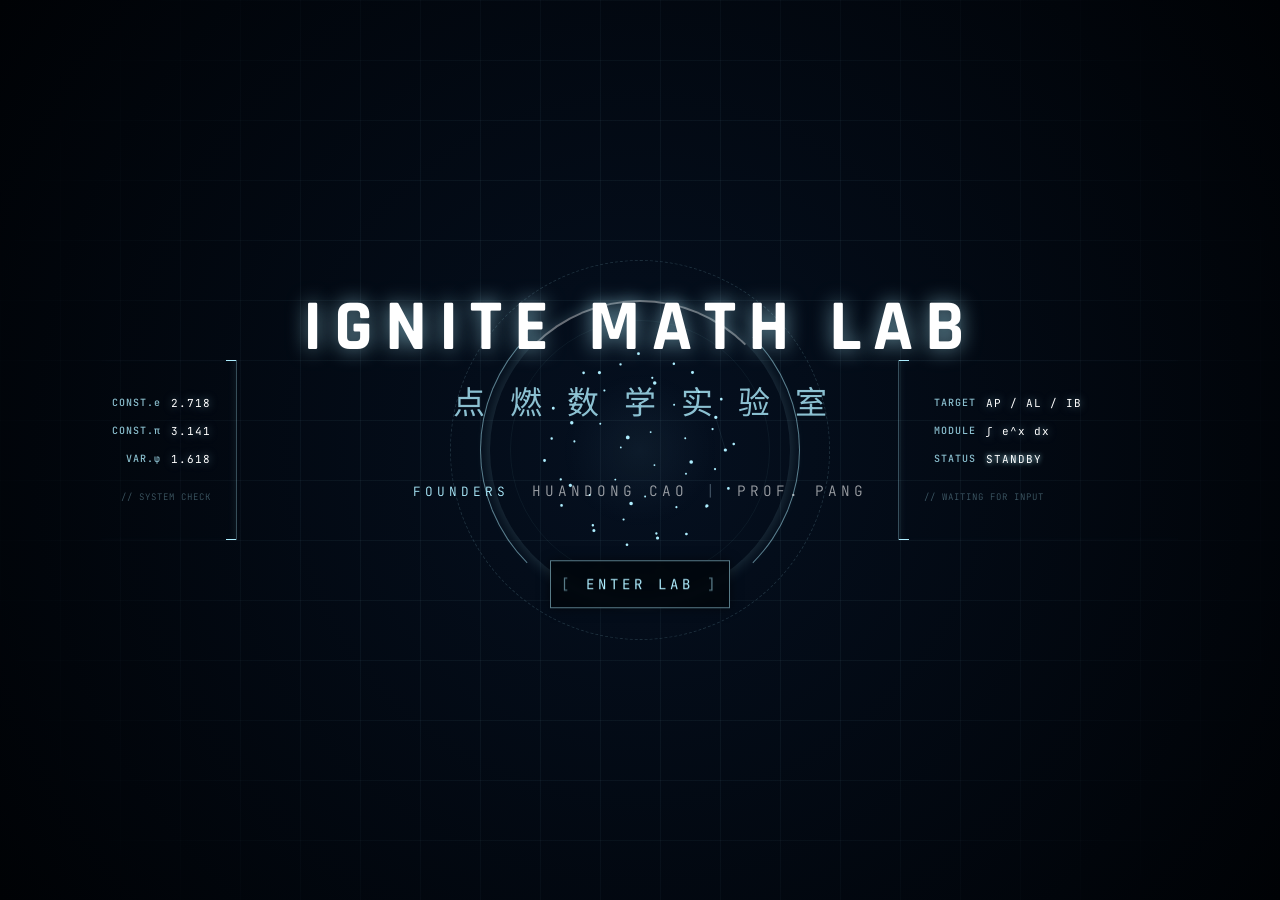
<file: ignite_math_lab/Splash_Math_Lab.html>
<!DOCTYPE html>
<html lang="en">
<head>
    <meta charset="UTF-8">
    <meta name="viewport" content="width=device-width, initial-scale=1.0">
    <title>IGNITE: SYSTEM LAUNCH</title>
    <link href="https://fonts.googleapis.com/css2?family=JetBrains+Mono:wght@300;400;500&family=Rajdhani:wght@300;400;500;600;700&family=Noto+Sans+SC:wght@300;400;500&display=swap" rel="stylesheet">
    
    <style>
        /* =========================================
           1. Jarvis 风格配置
           ========================================= */
        :root {
            --bg-deep: #000205;
            --bg-light: #051020;
            --glass-cyan: #aeeeff; 
            --glass-blue: #0066cc;
            --glass-white: rgba(255, 255, 255, 0.85);
            --hologram-line: rgba(174, 238, 255, 0.3);
        }

        * { box-sizing: border-box; user-select: none; -webkit-font-smoothing: antialiased; }
        
        body {
            margin: 0; padding: 0;
            background-color: var(--bg-deep);
            background: radial-gradient(circle at center, var(--bg-light) 0%, var(--bg-deep) 100%);
            font-family: 'Rajdhani', sans-serif;
            height: 100vh; width: 100vw;
            overflow: hidden;
            display: flex; justify-content: center; align-items: center;
        }

        /* =========================================
           2. 容器与背景
           ========================================= */
        #intro-layer {
            position: fixed; top: 0; left: 0; width: 100vw; height: 100vh;
            z-index: 9999;
            perspective: 1000px;
            overflow: hidden;
            display: flex; justify-content: center; align-items: center;
            font-family: 'JetBrains Mono', monospace;
            font-weight: 300;
            color: var(--glass-cyan);
            transition: all 1s ease;
        }

        #intro-layer.dissolve {
            opacity: 0;
            transform: scale(1.1);
            filter: blur(10px);
            pointer-events: none;
        }

        .holo-grid {
            position: absolute; top: 0; left: 0; width: 100%; height: 100%;
            background-image: 
                linear-gradient(rgba(174, 238, 255, 0.05) 1px, transparent 1px),
                linear-gradient(90deg, rgba(174, 238, 255, 0.05) 1px, transparent 1px);
            background-size: 60px 60px;
            mask-image: radial-gradient(circle at center, black 40%, transparent 90%);
            z-index: 1;
        }

        .particles {
            position: absolute; width: 100%; height: 100%;
            background: radial-gradient(circle at 50% 50%, rgba(174, 238, 255, 0.05) 0%, transparent 10%);
            background-size: 100% 100%;
            animation: pulse-bg 10s infinite alternate;
            z-index: 2;
        }
        @keyframes pulse-bg { 0% { opacity: 0.3; } 100% { opacity: 0.6; } }

        /* =========================================
           3. 核心反应堆
           ========================================= */
        .intro-reactor {
            position: absolute; top: 50%; left: 50%; transform: translate(-50%, -50%);
            width: 400px; height: 400px; z-index: 10;
            opacity: 0; transition: opacity 1s ease;
        }

        .ring {
            position: absolute; border-radius: 50%;
            top: 50%; left: 50%; transform: translate(-50%, -50%);
        }
        .ring-1 { width: 380px; height: 380px; border: 1px dashed rgba(174, 238, 255, 0.15); animation: spin 40s linear infinite; }
        .ring-2 { 
            width: 320px; height: 320px; 
            border-left: 1px solid var(--glass-cyan); 
            border-right: 1px solid var(--glass-cyan); 
            border-top: 1px solid transparent; 
            border-bottom: 1px solid transparent;
            opacity: 0.5;
            animation: spin-rev 12s cubic-bezier(0.4, 0, 0.2, 1) infinite; 
        }
        .ring-3 { width: 260px; height: 260px; border: 1px solid rgba(174, 238, 255, 0.05); }

        .ring-scan {
            width: 300px; height: 300px; border-radius: 50%;
            border-top: 2px solid rgba(255, 255, 255, 0.4);
            border-left: 2px solid transparent; border-right: 2px solid transparent; border-bottom: 2px solid transparent;
            animation: spin 3s linear infinite;
            box-shadow: 0 0 15px rgba(174, 238, 255, 0.2);
        }

        @keyframes spin { 0% { transform: translate(-50%, -50%) rotate(0deg); } 100% { transform: translate(-50%, -50%) rotate(360deg); } }
        @keyframes spin-rev { 0% { transform: translate(-50%, -50%) rotate(360deg); } 100% { transform: translate(-50%, -50%) rotate(0deg); } }

        #holo-canvas {
            position: absolute; top: 50%; left: 50%; transform: translate(-50%, -50%);
            width: 220px; height: 220px; z-index: 15; mix-blend-mode: screen;
        }

        /* =========================================
           4. HUD 面板
           ========================================= */
        .intro-hud {
            position: absolute; top: 50%; transform: translateY(-50%);
            display: flex; flex-direction: column; gap: 8px;
            opacity: 0; transition: all 1s ease-out 0.3s;
            z-index: 20; height: 180px; justify-content: center;
        }
        
        .hud-left { 
            left: 8%; text-align: right; 
            padding-right: 25px; 
            border-right: 1px solid rgba(174, 238, 255, 0.3);
            box-shadow: inset -5px 0 10px -5px rgba(174, 238, 255, 0.1);
        }
        
        .hud-right { 
            right: 8%; text-align: left; 
            padding-left: 25px; 
            border-left: 1px solid rgba(174, 238, 255, 0.3);
            box-shadow: inset 5px 0 10px -5px rgba(174, 238, 255, 0.1);
            width: 280px;
        }

        .math-row { 
            font-family: 'JetBrains Mono', monospace;
            font-size: 11px; color: rgba(174, 238, 255, 0.7); 
            letter-spacing: 1px; height: 20px; line-height: 20px; 
            display: flex; align-items: center;
        }
        .hud-left .math-row { justify-content: flex-end; }
        .hud-right .math-row { justify-content: flex-start; }
        
        .math-label { color: var(--glass-cyan); margin: 0 10px; font-weight: 500; font-size: 10px; opacity: 0.8; }
        .math-value { color: #fff; font-weight: 400; text-shadow: 0 0 8px rgba(174, 238, 255, 0.5); }

        .hud-left::after, .hud-right::after {
            content: ''; position: absolute; top: 0; width: 10px; height: 1px; background: var(--glass-cyan);
        }
        .hud-left::after { right: 0; }
        .hud-right::after { left: 0; }

        .hud-left::before, .hud-right::before {
            content: ''; position: absolute; bottom: 0; width: 10px; height: 1px; background: var(--glass-cyan);
        }
        .hud-left::before { right: 0; }
        .hud-right::before { left: 0; }

        /* =========================================
           5. 标题与交互按钮
           ========================================= */
        .title-container {
            position: absolute; top: 50%; left: 50%; transform: translate(-50%, -50%);
            z-index: 50; text-align: center; width: 100%; 
            display: flex; flex-direction: column; align-items: center;
            pointer-events: none; 
        }

        .main-title-group {
            display: flex; flex-direction: column; align-items: center; gap: 2px;
            opacity: 0; filter: blur(15px); transform: scale(1.05);
            transition: all 1.2s cubic-bezier(0.2, 0.8, 0.2, 1);
        }
        .main-title-group.active { opacity: 1; filter: blur(0); transform: scale(1); }

        .title-en {
            font-family: 'Rajdhani', sans-serif; font-weight: 700;
            font-size: 4.5rem; letter-spacing: 12px; line-height: 1;
            color: #fff;
            text-shadow: 0 0 20px rgba(174, 238, 255, 0.6);
            margin: 0;
        }

        .title-cn {
            font-family: 'Noto Sans SC', sans-serif; font-weight: 400;
            font-size: 2rem; letter-spacing: 25px; line-height: 1.5;
            color: var(--glass-cyan); opacity: 0.8;
            margin-top: 10px; padding-left: 25px;
        }

        .founder-info {
            margin-top: 30px;
            font-family: 'JetBrains Mono', monospace;
            font-size: 0.9rem; letter-spacing: 4px; color: rgba(255,255,255,0.6);
            opacity: 0; transform: translateY(10px);
            transition: all 0.8s ease 0.5s;
            text-transform: uppercase;
        }
        .founder-info.active { opacity: 1; transform: translateY(0); }
        .founder-label { color: var(--glass-cyan); margin-right: 10px; font-size: 0.8rem; }

        /* [ ENTER LAB ] 按钮样式 - 增强清晰度和层级 */
        .enter-wrapper {
            margin-top: 60px;
            opacity: 0;
            transition: all 0.8s cubic-bezier(0.2, 0.8, 0.2, 1);
            pointer-events: auto;
            z-index: 9999;
            transform: translateY(20px);
        }
        .enter-wrapper.visible { opacity: 1; transform: translateY(0); }

        .enter-btn {
            background: rgba(0, 5, 10, 0.8);
            backdrop-filter: blur(5px);
            border: 1px solid rgba(174, 238, 255, 0.5);
            color: var(--glass-cyan);
            font-family: 'JetBrains Mono', monospace;
            font-size: 14px; letter-spacing: 4px;
            padding: 14px 35px;
            cursor: pointer;
            position: relative;
            overflow: hidden;
            transition: all 0.3s ease;
            text-transform: uppercase;
            box-shadow: 0 0 10px rgba(0, 0, 0, 0.5);
        }

        .enter-btn:hover {
            background: rgba(174, 238, 255, 0.15);
            border-color: #fff;
            box-shadow: 0 0 20px rgba(174, 238, 255, 0.4);
            color: #fff;
        }
        
        .enter-btn::before { content: '['; position: absolute; left: 10px; transition: 0.3s; opacity: 0.5; }
        .enter-btn::after { content: ']'; position: absolute; right: 10px; transition: 0.3s; opacity: 0.5; }
        .enter-btn:hover::before { left: 5px; opacity: 1; }
        .enter-btn:hover::after { right: 5px; opacity: 1; }

        .system-online .intro-reactor { opacity: 1; }
        .system-online .intro-hud { opacity: 1; }
    </style>
</head>
<body>

    <div id="intro-layer">
        <div class="particles"></div>
        <div class="holo-grid"></div>

        <div class="intro-reactor" id="reactor">
            <div class="ring ring-1"></div>
            <div class="ring ring-2"></div>
            <div class="ring ring-scan"></div>
            <div class="ring ring-3"></div>
            <canvas id="holo-canvas"></canvas>
        </div>

        <div class="intro-hud hud-left">
            <div class="math-row"><span class="math-label">CONST.e</span> <span class="math-value">2.718</span></div>
            <div class="math-row"><span class="math-label">CONST.π</span> <span class="math-value">3.141</span></div>
            <div class="math-row"><span class="math-label">VAR.φ</span> <span class="math-value">1.618</span></div>
            <div class="math-row" style="margin-top:10px; opacity:0.5; font-size:9px;">// SYSTEM CHECK</div>
        </div>

        <div class="intro-hud hud-right">
            <div class="math-row"><span class="math-label">TARGET</span> <span class="math-value">AP / AL / IB</span></div>
            <div class="math-row"><span class="math-label">MODULE</span> <span class="math-value" id="val-func">LOADING...</span></div>
            <div class="math-row"><span class="math-label">STATUS</span> <span class="math-value" style="color:#fff; text-shadow:0 0 5px var(--glass-cyan)">STANDBY</span></div>
            <div class="math-row" style="margin-top:10px; opacity:0.5; font-size:9px;">// WAITING FOR INPUT</div>
        </div>

        <div class="title-container">
            <div class="main-title-group" id="main-title-group">
                <h1 class="title-en">IGNITE MATH LAB</h1>
                <h2 class="title-cn">点燃数学实验室</h2>
            </div>
            
            <div class="founder-info" id="founder-info">
                <span class="founder-label">FOUNDERS</span> Huandong Cao <span style="color:#445566; margin:0 5px;">|</span> Prof. Pang
            </div>

            <div class="enter-wrapper" id="enter-wrapper">
                <button class="enter-btn" onclick="enterSystem()">
                    ENTER LAB
                </button>
            </div>
        </div>
    </div>

    <script>
        // ===============================================
        // 1. 全息球绘制 (保持 Jarvis 风格)
        // ===============================================
        const canvas = document.getElementById('holo-canvas');
        const ctx = canvas.getContext('2d');
        const dpr = window.devicePixelRatio || 1;
        canvas.width = 220 * dpr; canvas.height = 220 * dpr;
        ctx.scale(dpr, dpr);

        let points = []; 
        const numPoints = 50; 
        for(let i=0; i<numPoints; i++) {
            const theta = Math.acos( -1 + ( 2 * i ) / numPoints );
            const phi = Math.sqrt( numPoints * Math.PI ) * theta;
            points.push({ 
                x: 90 * Math.cos(phi) * Math.sin(theta), 
                y: 90 * Math.sin(phi) * Math.sin(theta), 
                z: 90 * Math.cos(theta) 
            });
        }
        let angle = 0;
        let animationFrameId;

        function drawSphere() {
            ctx.clearRect(0, 0, 220, 220);
            ctx.fillStyle = '#aeeeff'; 
            ctx.strokeStyle = 'rgba(174, 238, 255, 0.15)';
            ctx.lineWidth = 0.5;
            
            angle += 0.005; 
            ctx.beginPath();
            
            const ca = Math.cos(angle);
            const sa = Math.sin(angle);

            for (let i = 0; i < points.length; i++) {
                let p = points[i];
                let x = p.x * ca - p.z * sa;
                let z = p.x * sa + p.z * ca;
                let y = p.y;
                let scale = 250 / (250 + z); 
                let px = 110 + x * scale; let py = 110 + y * scale;
                let size = 1.2 * scale;
                
                ctx.moveTo(px, py); 
                ctx.arc(px, py, size, 0, Math.PI * 2);
                
                for(let j=i+1; j<points.length; j++) {
                    let p2 = points[j];
                    let dx = p.x-p2.x; let dy = p.y-p2.y; let dz = p.z-p2.z;
                    if((dx*dx + dy*dy + dz*dz) < 1000) {
                        let x2 = p2.x * ca - p2.z * sa;
                        let z2 = p2.x * sa + p2.z * ca;
                        let scale2 = 250 / (250 + z2);
                        ctx.moveTo(px, py); ctx.lineTo(110 + x2 * scale2, 110 + p2.y * scale2);
                    }
                }
            }
            ctx.fill(); ctx.stroke();
            animationFrameId = requestAnimationFrame(drawSphere);
        }
        drawSphere();

        // ===============================================
        // 2. 数学公式模拟
        // ===============================================
        const formulas = ['f(x) = x²', '∫ e^x dx', 'd/dx ln(x)', '∑ 1/n²'];
        let fIdx = 0;
        setInterval(() => {
            document.getElementById('val-func').innerText = formulas[fIdx];
            fIdx = (fIdx + 1) % formulas.length;
        }, 1200);

        // ===============================================
        // 3. 动画时序与交互 (跳转到 ignite_math_lab.html)
        // ===============================================
        document.addEventListener('DOMContentLoaded', () => {
            const interfaceDiv = document.getElementById('intro-layer');
            const mainTitleGroup = document.getElementById('main-title-group');
            const founderInfo = document.getElementById('founder-info');
            const enterWrapper = document.getElementById('enter-wrapper');
            
            // 0.5s: 反应堆启动
            setTimeout(() => { interfaceDiv.classList.add('system-online'); }, 500);
            
            // 1.5s: 标题出现
            setTimeout(() => { 
                mainTitleGroup.classList.add('active'); 
                founderInfo.classList.add('active'); 
            }, 1500);
            
            // 1.8s: 按钮紧接着出现
            setTimeout(() => {
                enterWrapper.classList.add('visible');
            }, 1800);
        });

        // 点击按钮触发的操作
        function enterSystem() {
            const layer = document.getElementById('intro-layer');
            const btn = document.querySelector('.enter-btn');
            
            // 按钮反馈
            btn.innerHTML = "ACCESS GRANTED";
            btn.style.borderColor = "#fff";
            btn.style.boxShadow = "0 0 20px #fff";
            btn.style.background = "rgba(255, 255, 255, 0.1)";

            // 播放离场动画
            setTimeout(() => {
                layer.classList.add('dissolve');
            }, 400);

            // 跳转到目标页面
            setTimeout(() => {
                window.location.href = "ignite_math_lab.html"; // <<< 目标页面已设置 >>>
            }, 1200);
        }
    </script>
</body>
</html>
</file>
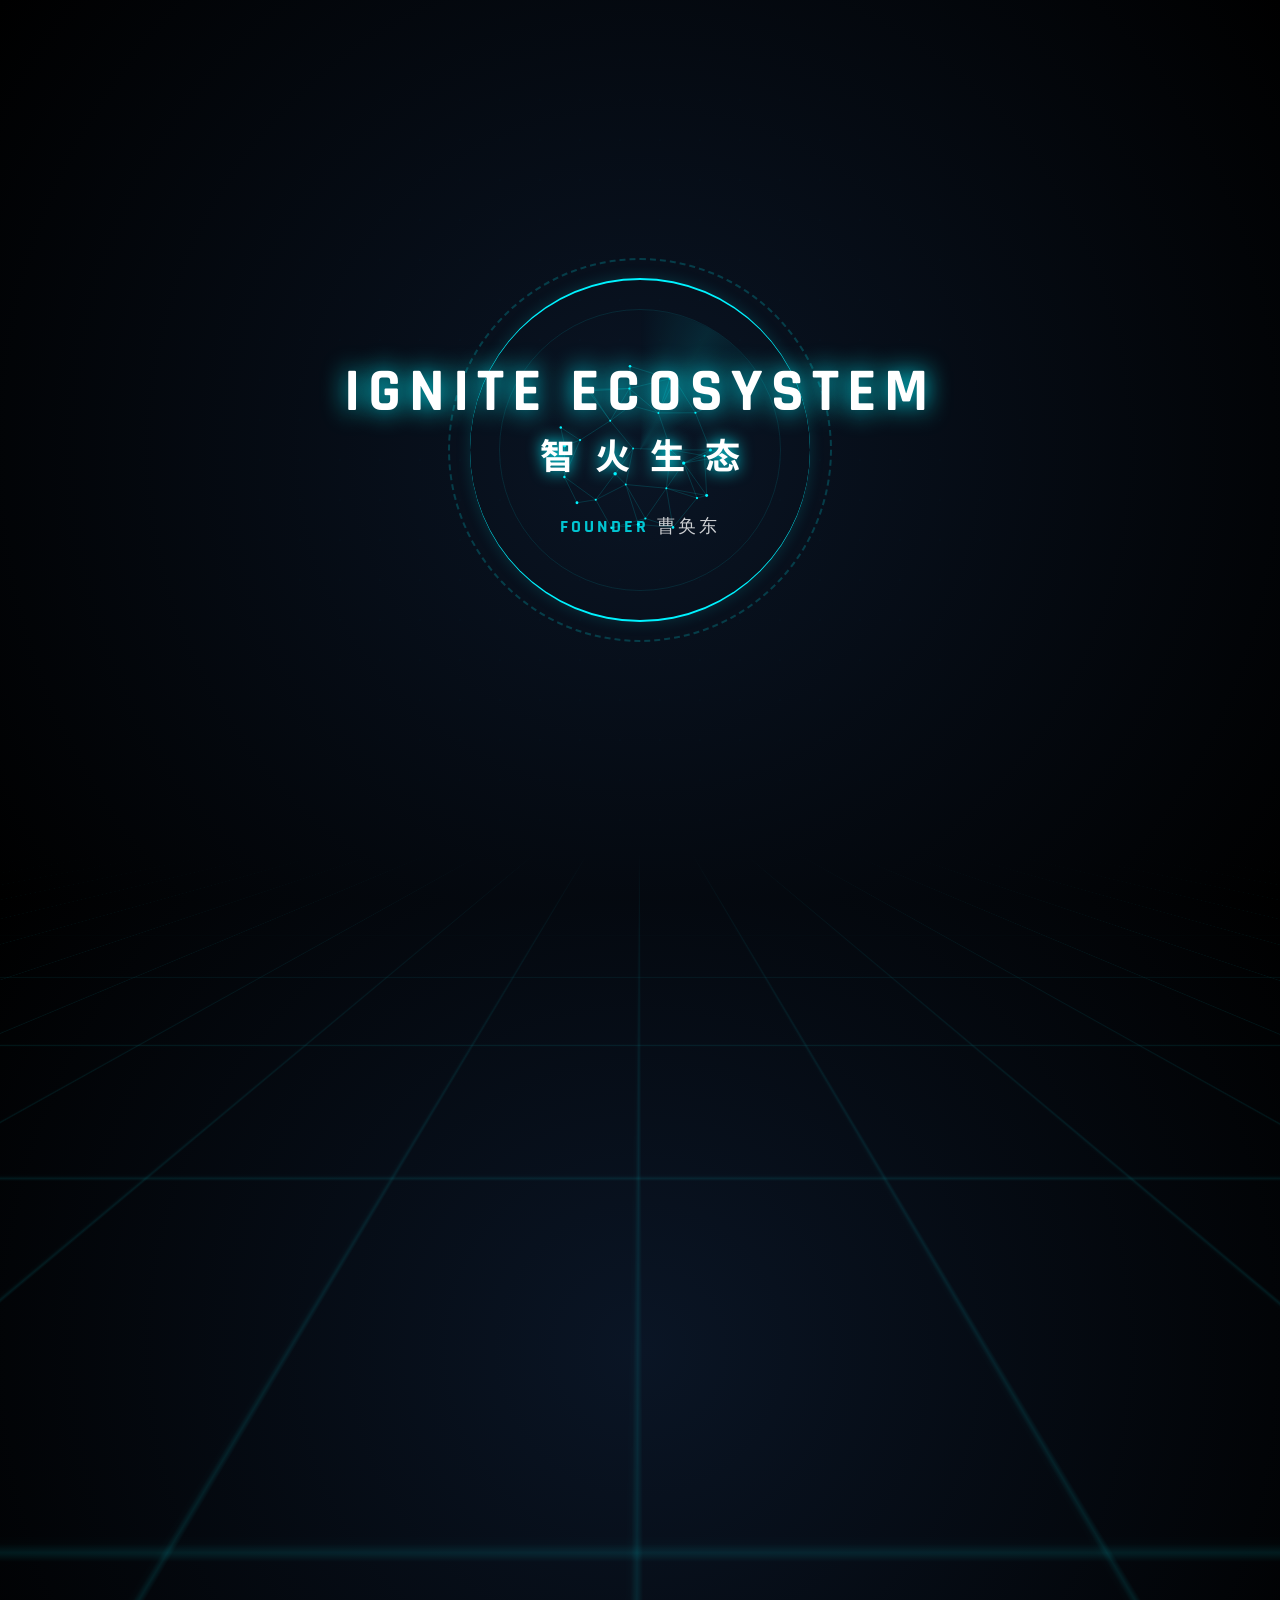
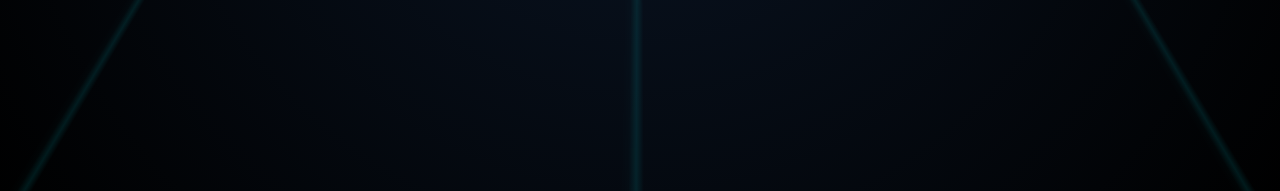
<file: ignite_math_lab/ap-calculus-ab/intro.html>
<!DOCTYPE html>
<html lang="en">
<head>
    <meta charset="UTF-8">
    <meta name="viewport" content="width=device-width, initial-scale=1.0">
    <title>IGNITE ECOSYSTEM // INITIALIZING</title>
    <link href="https://fonts.googleapis.com/css2?family=Share+Tech+Mono&family=Rajdhani:wght@400;500;600;700;800;900&family=Noto+Sans+SC:wght@400;500;700&display=swap" rel="stylesheet">
    
    <style>
        :root {
            --bg-void: #000000;
            --arc-cyan: #00f3ff; 
            --arc-blue: #0077ff;
            --bg-radial: radial-gradient(circle at center, #0a1525 0%, #000000 100%);
        }

        body {
            margin: 0; padding: 0;
            background: var(--bg-radial);
            font-family: 'Rajdhani', sans-serif;
            color: var(--arc-cyan);
            height: 100vh; width: 100vw;
            overflow: hidden;
            display: flex; justify-content: center; align-items: center;
        }

        /* --- 优化后的背景层 (减少渲染开销) --- */
        .hex-grid {
            position: absolute; top: 0; left: 0; width: 100%; height: 100%;
            background-image: radial-gradient(circle, rgba(0, 243, 255, 0.08) 1px, transparent 1px);
            background-size: 40px 40px; opacity: 0.2;
            mask-image: radial-gradient(circle at center, black 40%, transparent 80%);
            z-index: 1;
            /* 静态背景不需要动画，或者使用 transform 移动 */
            will-change: opacity;
        }
        
        .star-dust {
            position: absolute; top: -50%; left: -50%; width: 200%; height: 200%;
            background-image: radial-gradient(1px 1px at 10% 10%, rgba(255,255,255,0.3) 50%, transparent 50%);
            background-size: 400px 400px; opacity: 0.4;
            /* 使用 translate3d 开启 GPU 加速 */
            animation: galaxy-rotate 120s linear infinite;
            will-change: transform;
            z-index: 1;
        }

        .grid-floor {
            position: absolute; width: 200%; height: 100%; bottom: -50%; left: -50%;
            background: linear-gradient(transparent 98%, rgba(0, 243, 255, 0.1) 99%), linear-gradient(90deg, transparent 98%, rgba(0, 243, 255, 0.1) 99%);
            background-size: 80px 80px; 
            transform: perspective(500px) rotateX(75deg); /* 优化 3D 投影 */
            mask-image: linear-gradient(to top, rgba(0,0,0,1) 0%, rgba(0,0,0,0) 80%);
            animation: grid-slide 10s linear infinite;
            will-change: background-position;
            z-index: 2;
        }

        /* --- 反应堆 (移除昂贵的 box-shadow 动画) --- */
        .intro-reactor {
            position: absolute; top: 50%; left: 50%; transform: translate(-50%, -50%);
            width: 400px; height: 400px; z-index: 10;
            will-change: transform;
        }
        .ring { position: absolute; border-radius: 50%; top: 50%; left: 50%; transform: translate(-50%, -50%); will-change: transform; }
        
        .ring-1 { 
            width: 380px; height: 380px; 
            border: 2px dashed rgba(0, 243, 255, 0.2); 
            animation: spin 30s linear infinite; 
        }
        
        .ring-2 { 
            width: 340px; height: 340px; 
            border-top: 2px solid var(--arc-cyan); 
            border-bottom: 2px solid var(--arc-cyan); 
            animation: spin-rev 8s linear infinite; 
            /* 静态阴影比动态阴影性能好得多 */
            box-shadow: 0 0 15px rgba(0, 243, 255, 0.15); 
        }
        
        .ring-3 { 
            width: 280px; height: 280px; 
            border: 1px solid rgba(0, 243, 255, 0.1); 
        }
        .ring-3::before {
            content: ''; position: absolute; top: 0; left: 0; width: 100%; height: 100%;
            background: conic-gradient(from 0deg, transparent 0deg, rgba(0, 243, 255, 0.1) 30deg, transparent 60deg);
            border-radius: 50%; animation: spin 4s linear infinite;
        }

        #holo-canvas {
            position: absolute; top: 50%; left: 50%; transform: translate(-50%, -50%);
            width: 200px; height: 200px; z-index: 15; mix-blend-mode: screen;
        }

        /* --- 标题容器 --- */
        .title-container {
            position: absolute; top: 50%; left: 50%; transform: translate(-50%, -50%);
            z-index: 50; text-align: center; width: 100%; pointer-events: none; /* 防止遮挡按钮点击 */
            display: flex; flex-direction: column; align-items: center;
        }

        .main-title-group {
            display: flex; flex-direction: column; align-items: center; gap: 5px;
            opacity: 0; 
            /* 移除 filter: blur，这是造成卡顿的最大原因 */
            transform: scale(1.1) translateY(30px);
            transition: opacity 1s ease-out, transform 1s cubic-bezier(0.2, 0.8, 0.2, 1);
            will-change: opacity, transform;
        }
        .main-title-group.active { opacity: 1; transform: scale(1) translateY(0); }

        .title-en { font-weight: 700; font-size: 3.8rem; letter-spacing: 8px; line-height: 1; color: #fff; text-shadow: 0 0 25px var(--arc-cyan); margin: 0; }
        .title-cn { font-family: 'Noto Sans SC'; font-weight: 700; font-size: 2.2rem; letter-spacing: 20px; color: #fff; text-shadow: 0 0 15px var(--arc-cyan); margin: 0; padding-left: 20px; }
        
        .founder-info { 
            margin-top: 35px; font-size: 1.1rem; letter-spacing: 3px; color: #fff; 
            opacity: 0; transform: translateY(20px); 
            transition: all 0.8s ease 0.6s; 
        }
        .founder-info.active { opacity: 0.8; transform: translateY(0); }

        /* --- Enter Button --- */
        .enter-container {
            position: absolute; top: 75%; width: 100%; text-align: center; z-index: 100;
        }
        .enter-system-btn {
            padding: 15px 40px;
            background: rgba(0,0,0,0.5); /* 增加一点背景让点击区域更明显 */
            border: 1px solid var(--arc-cyan);
            color: var(--arc-cyan);
            font-family: 'Share Tech Mono';
            font-size: 18px;
            letter-spacing: 4px;
            cursor: pointer;
            opacity: 0;
            transform: translateY(10px);
            transition: all 0.5s;
            clip-path: polygon(15px 0, 100% 0, 100% 100%, 0 100%, 0 15px);
            pointer-events: auto;
        }
        .enter-system-btn.active { opacity: 1; transform: translateY(0); }
        .enter-system-btn:hover { background: rgba(0, 243, 255, 0.1); box-shadow: 0 0 30px rgba(0, 243, 255, 0.2); color: #fff; }

        @keyframes galaxy-rotate { from { transform: rotate(0deg); } to { transform: rotate(360deg); } }
        @keyframes grid-slide { from { background-position: 0 0; } to { background-position: 0 80px; } }
        @keyframes spin { 0% { transform: translate(-50%, -50%) rotate(0deg); } 100% { transform: translate(-50%, -50%) rotate(360deg); } }
        @keyframes spin-rev { 0% { transform: translate(-50%, -50%) rotate(360deg); } 100% { transform: translate(-50%, -50%) rotate(0deg); } }
    </style>
</head>
<body>

    <div class="star-dust"></div>
    <div class="hex-grid"></div>
    <div class="grid-floor"></div>

    <div class="intro-reactor">
        <div class="ring ring-1"></div>
        <div class="ring ring-2"></div>
        <div class="ring ring-3"></div>
        <canvas id="holo-canvas"></canvas>
    </div>

    <div class="title-container">
        <div class="main-title-group" id="main-title-group">
            <h1 class="title-en">IGNITE ECOSYSTEM</h1>
            <h2 class="title-cn">智火生态</h2>
        </div>
        
        <div class="founder-info" id="founder-info">
            <span style="color:var(--arc-cyan); font-weight:bold;">FOUNDER</span> 曹奂东
        </div>
    </div>

    <div class="enter-container">
        <button class="enter-system-btn" id="enterBtn" onclick="window.location.href='index.html'">
            ENTER SYSTEM >>
        </button>
    </div>

    <script>
        // 1. 优化的全息球动画 (Performance Optimized)
        const canvas = document.getElementById('holo-canvas');
        const ctx = canvas.getContext('2d');
        const dpr = window.devicePixelRatio || 1;
        // 限制 Canvas 尺寸，避免在高分屏上渲染像素过多
        const size = 200;
        canvas.width = size * dpr; canvas.height = size * dpr;
        ctx.scale(dpr, dpr);
        ctx.lineWidth = 1; // 线条变细，提升性能感

        // 减少粒子数到 32 (视觉效果足够，且为 2 的幂，计算更整齐)
        const numPoints = 32; 
        let points = [];
        
        // 预计算点的位置
        for(let i=0; i<numPoints; i++) {
            const theta = Math.acos( -1 + ( 2 * i ) / numPoints );
            const phi = Math.sqrt( numPoints * Math.PI ) * theta;
            points.push({ 
                x: 80 * Math.cos(phi) * Math.sin(theta), 
                y: 80 * Math.sin(phi) * Math.sin(theta), 
                z: 80 * Math.cos(theta) 
            });
        }

        let angle = 0;
        let animationFrameId;

        function drawSphere() {
            // 使用 clearRect 而不是重置 canvas 宽度
            ctx.clearRect(0, 0, size, size);
            
            ctx.fillStyle = '#00f3ff'; 
            ctx.strokeStyle = 'rgba(0, 243, 255, 0.15)'; // 降低线条透明度，减少混合计算压力
            
            angle += 0.008; // 稍微减慢旋转速度，看起来更稳重
            const ca = Math.cos(angle); 
            const sa = Math.sin(angle);

            // 第一遍循环：计算投影点
            const projected = [];
            for (let i = 0; i < numPoints; i++) {
                let p = points[i];
                // 简单的 Y 轴旋转矩阵
                let x = p.x * ca - p.z * sa;
                let z = p.x * sa + p.z * ca;
                
                // 简单的透视投影
                let scale = 250 / (250 + z); 
                let px = 100 + x * scale; 
                let py = 100 + p.y * scale;
                
                projected.push({x: px, y: py, scale: scale});
                
                // 绘制点
                ctx.beginPath();
                ctx.arc(px, py, 1.2 * scale, 0, Math.PI * 2);
                ctx.fill();
            }

            // 第二遍循环：连线 (优化：只连接距离较近的点，且避免重复计算)
            // 这是一个 O(N^2) 操作，但因为 N 只有 32，计算量很小 (32*31/2 = 496次)
            ctx.beginPath();
            for(let i=0; i<numPoints; i++) {
                for(let j=i+1; j<numPoints; j++) {
                    const p1 = projected[i];
                    const p2 = projected[j];
                    // 简单的距离检查 (不开方，提升性能)
                    const dx = p1.x - p2.x;
                    const dy = p1.y - p2.y;
                    const distSq = dx*dx + dy*dy;
                    
                    // 只有距离够近才连线 (阈值 1800 约等于 42px)
                    if (distSq < 1800) {
                        ctx.moveTo(p1.x, p1.y);
                        ctx.lineTo(p2.x, p2.y);
                    }
                }
            }
            ctx.stroke();

            animationFrameId = requestAnimationFrame(drawSphere);
        }
        
        // 启动 Canvas
        drawSphere();

        // 2. DOM 动画时序
        window.addEventListener('load', () => {
            // 延迟一点点，让浏览器先渲染完首屏
            setTimeout(() => { 
                document.getElementById('main-title-group').classList.add('active'); 
                document.getElementById('founder-info').classList.add('active'); 
            }, 500);
            
            setTimeout(() => {
                document.getElementById('enterBtn').classList.add('active');
            }, 2500); // 按钮稍微早一点出来，不用等那么久
        });
    </script>
</body>
</html>
</file>
<file: ignite-universe.css>
/* --- IGNITE DEEP UNIVERSE [V3.7 - PLASMA EDITION] --- */

:root {
    --void-bg: #000205;
    /* 核心等离子蓝 (Identity 专用) - 更锐利，偏青色 */
    --plasma-blue: #00f3ff; 
    --plasma-glow: rgba(0, 243, 255, 0.6);
    
    /* 常规 UI 蓝光 - 偏柔和 */
    --ui-glow-blue: #aeeeff; 
    
    --font-head: 'Rajdhani', sans-serif;
    --font-mono: 'Share Tech Mono', monospace;
    --font-body: 'Noto Sans SC', sans-serif;
}

body {
    margin: 0; padding: 0;
    background-color: var(--void-bg);
    color: #fff;
    font-family: var(--font-head);
    overflow: hidden;
    height: 100vh; width: 100vw;
}

/* --- 1. 开场动画 --- */
#intro-curtain {
    position: fixed; top: 0; left: 0; width: 100%; height: 100%;
    background: #000;
    z-index: 9999;
    pointer-events: none;
    transition: opacity 3s ease-in-out;
    opacity: 0;
}
body.loading-state #intro-curtain { opacity: 1; }
body.loading-state .vision-main, 
body.loading-state .vision-desc,
body.loading-state .warp-gate-container,
body.loading-state .cosmic-nav,
body.loading-state .deep-footer {
    opacity: 0; transform: translateY(20px);
}
body.loading-state .horizon-glow { opacity: 0; transform: scaleX(0.5); }


/* --- 2. 背景增强 --- */
#galaxy-container {
    position: fixed; top: 0; left: 0; width: 100%; height: 100%; z-index: -1;
    background: radial-gradient(circle at 50% 60%, #0d1a2d 0%, #000205 70%);
}
.void-overlay {
    position: absolute; inset: 0;
    background: radial-gradient(transparent 10%, #000 120%);
}
.horizon-glow {
    position: absolute; bottom: -10%; left: 0; width: 100%; height: 50%;
    /* 增强：更亮一点的蓝色辉光 */
    background: radial-gradient(ellipse at center, rgba(0, 100, 255, 0.25) 0%, transparent 60%);
    filter: blur(80px); opacity: 1; transition: all 4s ease-out;
}
.top-glow {
    position: absolute; top: -20%; left: 0; width: 100%; height: 40%;
    background: radial-gradient(ellipse at center, rgba(174, 238, 255, 0.1) 0%, transparent 70%);
    filter: blur(100px); pointer-events: none;
}

/* --- 3. 导航栏 --- */
.cosmic-nav {
    position: fixed; top: 0; left: 0; width: 100%; height: 100px;
    display: flex; justify-content: space-between; align-items: center;
    padding: 0 60px; 
    z-index: 100;
    box-sizing: border-box; 
    transition: opacity 1.5s ease 1s, transform 1.5s ease 1s;
}

.eco-logo {
    font-family: var(--font-head);
    font-size: 28px; 
    font-weight: 800;
    letter-spacing: 4px; 
    color: #fff; 
    text-shadow: 
        0 0 10px rgba(255, 255, 255, 0.9),
        0 0 20px rgba(0, 132, 255, 0.6);
}
.eco-logo .highlight { 
    color: #fff; 
    font-weight: 800;
} 

.eco-slogan {
    font-family: var(--font-mono); 
    font-size: 11px; 
    font-weight: 700;
    color: #fff; 
    text-shadow: 0 0 8px rgba(0, 132, 255, 0.5);
    letter-spacing: 2px; 
    margin-top: 6px; 
    display: block;
}

.nav-right { display: flex; gap: 40px; align-items: center; }

.cosmic-link {
    text-decoration: none; color: #8892b0;
    font-family: var(--font-mono); font-size: 11px; letter-spacing: 1.5px;
    transition: 0.4s;
}
.cosmic-link:hover { color: #fff; text-shadow: 0 0 10px #fff; }

.highlight-btn {
    border: 1px solid rgba(255, 255, 255, 0.3); 
    padding: 8px 18px; 
    border-radius: 2px;
    color: #fff;
    font-weight: 600;
}
.highlight-btn:hover { 
    background: rgba(255, 255, 255, 0.1); 
    border-color: #fff; 
    box-shadow: 0 0 15px rgba(255, 255, 255, 0.4);
}

/* --- 4. 核心舞台 --- */
.deep-space-stage {
    position: relative; height: 100%; width: 100%;
    display: flex; flex-direction: column; justify-content: center; align-items: center;
    z-index: 10;
}

.vision-container { text-align: center; margin-bottom: 50px; }

.vision-main {
    font-size: 72px; 
    font-weight: 700;
    line-height: 1.1; margin: 0;
    letter-spacing: 6px; 
    color: #fff; 
    transition: opacity 2s ease 0.5s, transform 2s ease 0.5s;
    text-shadow: 
        0 0 15px rgba(255, 255, 255, 0.6),
        0 0 30px rgba(0, 110, 255, 0.4);
}

.highlight-identity {
    font-weight: 800; 
    color: #fff;
    /* IDENTITY 独有设计：等离子电弧蓝 */
    text-shadow: 
        0 0 10px #fff,
        0 0 20px var(--plasma-blue),
        0 0 40px var(--plasma-blue),
        0 0 80px rgba(0, 243, 255, 0.4);
}

.vision-desc {
    font-family: var(--font-body); color: #8892b0; 
    font-size: 14px; margin-top: 30px; line-height: 1.8; letter-spacing: 1px;
    max-width: 600px; margin-left: auto; margin-right: auto;
    transition: opacity 2s ease 1s, transform 2s ease 1s;
}

/* --- 5. 入口按钮 --- */
.warp-gate-container {
    transition: opacity 2s ease 1.5s, transform 2s ease 1.5s;
}

.enter-btn {
    position: relative;
    background: transparent;
    border: none;
    color: #fff;
    padding: 30px 90px; 
    cursor: pointer;
    overflow: hidden;
    transition: all 0.6s cubic-bezier(0.22, 1, 0.36, 1);
}

.enter-btn::before {
    content:''; position: absolute; top: 50%; left: 0; width: 100%; height: 1px;
    background: linear-gradient(90deg, transparent, #fff, transparent);
    transform: scaleX(0.5); transition: transform 0.6s;
}
.enter-btn:hover::before { transform: scaleX(1); background: linear-gradient(90deg, transparent, var(--plasma-blue), transparent); }

.btn-content {
    font-family: var(--font-head); font-weight: 700; 
    font-size: 18px; 
    letter-spacing: 6px;
    position: relative; z-index: 2;
    text-shadow: 0 0 5px rgba(255, 255, 255, 0.5);
}

.btn-ripple {
    position: absolute; top: 50%; left: 50%; width: 0; height: 0;
    background: radial-gradient(circle, rgba(255,255,255,0.15) 0%, transparent 70%);
    transform: translate(-50%, -50%);
    border-radius: 50%;
    transition: width 0.6s, height 0.6s;
    pointer-events: none;
}
.enter-btn:hover .btn-ripple { width: 450px; height: 450px; opacity: 0.5; }
.enter-btn:hover { letter-spacing: 9px; text-shadow: 0 0 15px #fff; }


/* --- 6. 底部数据栏 --- */
.deep-footer {
    position: fixed; bottom: 0; left: 0; width: 100%; height: 80px;
    display: flex; justify-content: center; align-items: center;
    background: linear-gradient(to top, #000, transparent);
    transition: opacity 2s ease 2s;
}

.footer-meta {
    display: flex; align-items: center; gap: 40px;
    border-top: 1px solid rgba(255,255,255,0.08);
    padding-top: 15px;
}

.meta-item {
    display: flex; flex-direction: column; align-items: center;
    gap: 4px;
}

.meta-item .label {
    font-family: var(--font-mono); font-size: 9px; color: #445060; letter-spacing: 2px;
}

.meta-item .value {
    font-family: var(--font-head); font-weight: 500; font-size: 14px; color: #8892b0; letter-spacing: 1px;
}
.design-credit .value { color: #fff; text-shadow: 0 0 5px rgba(255,255,255,0.3); }
.meta-sep { width: 1px; height: 15px; background: rgba(255,255,255,0.05); }

@media (max-width: 768px) {
    .vision-main { font-size: 36px; letter-spacing: 2px; }
    .cosmic-nav { padding: 0 20px; flex-direction: column; height: auto; padding-top: 20px;}
    .nav-right { display: none; }
    .deep-footer { height: auto; padding-bottom: 20px; }
}
</file>
<file: ignite_math_lab/ap-calculus-ab/ignite-core.css>
/* ==========================================================================
   IGNITE ECOSYSTEM // CORE DESIGN SYSTEM V35 (ORIGINAL GOLD)
   SOURCE: USER UPLOADED "新建 文本文档 (2).html"
   RESTORATION: PIXEL PERFECT
   ========================================================================== */

/* --- 1. GLOBAL VARIABLES & RESET --- */
:root {
    --bg-void: #000000;
    --arc-cyan: #00f3ff; 
    --arc-blue: #0077ff;
    --arc-orange: #ff5500;
    --glass-dark: rgba(8, 14, 20, 0.95);
    --border-dim: rgba(0, 243, 255, 0.15);
    --text-main: #e0f0ff;
}

* { box-sizing: border-box; user-select: none; -webkit-font-smoothing: antialiased; }
*::-webkit-scrollbar { display: none; }

body {
    margin: 0; padding: 0;
    background-color: var(--bg-void);
    font-family: 'Rajdhani', sans-serif;
    color: var(--text-main);
    height: 100vh; width: 100vw;
    overflow: hidden;
    display: flex; flex-direction: column;
    background: radial-gradient(circle at 50% 30%, #050a10 0%, #000 80%);
}

.fx-layer { position: absolute; top:0; left:0; width:100%; height:100%; pointer-events:none; z-index:0; }
.fx-grid { background-image: linear-gradient(rgba(0, 243, 255, 0.03) 1px, transparent 1px), linear-gradient(90deg, rgba(0, 243, 255, 0.03) 1px, transparent 1px); background-size: 50px 50px; }
.fx-vignette { background: radial-gradient(circle, transparent 50%, #000 130%); }

/* --- 2. HEADER MODULE --- */
header { 
    height: 100px; padding: 0 40px; z-index: 100; display: flex; align-items: center; justify-content: space-between; 
    border-bottom: 1px solid var(--border-dim); background: rgba(2, 5, 10, 0.85); backdrop-filter: blur(10px); 
}

.brand-col, .brand-link { display: flex; flex-direction: column; text-decoration: none; cursor: pointer; }
.sys-ver { font-family: 'Share Tech Mono'; color: var(--arc-blue); font-size: 11px; letter-spacing: 3px; margin-bottom: 4px; }
/* 修改 ignite-core.css */
.sys-title { 
    font-size: 40px; /* 保持您喜欢的霸气大小 */
    font-weight: 800; 
    color: #fff; 
    letter-spacing: 4px; 
    line-height: 1; 
    text-shadow: 0 0 20px rgba(0, 119, 255, 0.6); 
    background: linear-gradient(90deg, #fff, #b3e6ff); 
    -webkit-background-clip: text; 
    -webkit-text-fill-color: transparent;
    
    /* 强制禁止任何可能导致缩放的动画 */
    animation: none !important;
    transition: none !important; 
}gradient(90deg, #fff, #b3e6ff); -webkit-background-clip: text; -webkit-text-fill-color: transparent; }

.header-right { display: flex; align-items: center; gap: 30px; }
.calc-btn { text-decoration: none; display: flex; align-items: center; gap: 8px; padding: 8px 16px; border: 1px solid var(--arc-orange); background: rgba(255, 153, 0, 0.05); transition: 0.3s; clip-path: polygon(10px 0, 100% 0, 100% 100%, 0 100%, 0 10px); }
.calc-btn:hover { background: rgba(255, 153, 0, 0.2); box-shadow: 0 0 15px rgba(255, 153, 0, 0.3); transform: translateY(-2px); }
.cb-icon { fill: var(--arc-orange); width: 14px; height: 14px; }
.cb-text { font-family: 'Share Tech Mono'; color: var(--arc-orange); font-size: 12px; letter-spacing: 1px; }
.status-col { text-align: right; font-family: 'Share Tech Mono'; font-size: 10px; color: #567; line-height: 1.5; border-left: 1px solid #334; padding-left: 20px; }
.status-col span { color: var(--arc-cyan); }

/* --- 3. LAYOUT CONTAINER --- */
.interface { flex: 1; display: flex; padding: 30px 40px; gap: 30px; overflow: hidden; z-index: 50; }

/* --- 4. SIDEBAR (Restored Original Width & Padding) --- */
.sidebar, .nav-panel { 
    width: 320px; /* 原版宽度，保证霸气 */
    display: flex; flex-direction: column; 
    border-right: 1px solid var(--border-dim); padding-right: 20px; 
}

.sb-header, .panel-head { 
    font-family: 'Share Tech Mono'; font-size: 12px; color: var(--arc-cyan); 
    border-bottom: 2px solid var(--arc-blue); padding-bottom: 10px; margin-bottom: 15px; 
    display: flex; justify-content: space-between; align-items: center;
}

/* 侧边栏按钮 - 100% 复刻原版参数 */
.nav-list { flex: 1; overflow-y: auto; display: flex; flex-direction: column; gap: 12px; padding-bottom: 40px; }
.nav-btn { 
    position: relative; height: 100px; flex-shrink: 0; 
    background: rgba(255,255,255,0.03); border: 1px solid rgba(41, 121, 255, 0.2); 
    padding: 0 20px; cursor: pointer; transition: 0.2s; 
    display: flex; flex-direction: column; justify-content: center; 
    clip-path: polygon(15px 0, 100% 0, 100% 100%, 0 100%, 0 15px); 
}
.nav-btn:hover { background: rgba(0, 243, 255, 0.05); border-color: var(--arc-orange); transform: translateX(5px); }
.nav-btn.active { background: rgba(255, 153, 0, 0.1); border-color: var(--arc-orange); box-shadow: inset 0 0 15px rgba(255, 153, 0, 0.1); }
.nav-btn.active .nb-title { color: #fff; text-shadow: 0 0 10px var(--arc-orange); }
.nav-btn.active::after { content: ''; position: absolute; right: 0; top: 0; width: 4px; height: 100%; background: var(--arc-orange); box-shadow: 0 0 10px var(--arc-orange); }

.nb-id { font-family: 'Share Tech Mono'; font-size: 11px; color: var(--arc-orange); margin-bottom: 4px; letter-spacing: 1px; font-weight: bold; }
.nb-title { font-size: 18px; font-weight: 700; color: #abc; text-transform: uppercase; line-height: 1; }
.nb-cn { font-family: 'Noto Sans SC'; font-size: 12px; color: #678; margin-top: 4px; }
.nav-btn.locked { opacity: 0.5; border-style: dashed; border-color: #444; } .nav-btn.locked .nb-id { color: #ff3333; }

/* 返回按钮 (适配 5-1.html) */
.return-btn {
    font-family: 'Share Tech Mono'; font-size: 11px; color: #678; text-decoration: none; cursor: pointer;
    display: flex; align-items: center; gap: 8px; transition: 0.3s;
    padding: 6px 12px; border: 1px solid rgba(255,255,255,0.1); width: fit-content; margin-bottom: 15px; 
    background: rgba(255,255,255,0.03); /* 保持与 nav-btn 质感一致 */
    clip-path: polygon(0 0, 100% 0, 100% 100%, 10px 100%, 0 calc(100% - 10px));
}
.return-btn:hover { color: #000; background: var(--arc-cyan); border-color: var(--arc-cyan); }

/* --- 5. MAIN VIEW --- */
.main-view { flex: 1; background: var(--glass-dark); border: 1px solid var(--border-dim); display: flex; flex-direction: column; position: relative; backdrop-filter: blur(20px); box-shadow: 0 0 50px rgba(0,0,0,0.5); }
.corner { position: absolute; width: 15px; height: 15px; border: 2px solid var(--arc-cyan); pointer-events: none; } 
.tl { top:-1px; left:-1px; border-right:0; border-bottom:0; } .tr { top:-1px; right:-1px; border-left:0; border-bottom:0; } 
.bl { bottom:-1px; left:-1px; border-right:0; border-top:0; } .br { bottom:-1px; right:-1px; border-left:0; border-top:0; }

.view-body { flex: 1; padding: 40px; overflow-y: auto; display: flex; flex-direction: column; }
.vh-group { display: flex; justify-content: space-between; align-items: flex-start; margin-bottom: 30px; border-bottom: 1px solid rgba(255,255,255,0.05); padding-bottom: 20px;}
.vh-main { font-size: 48px; font-weight: 800; color: #fff; line-height: 0.9; text-transform: uppercase; text-shadow: 0 0 20px rgba(0, 119, 255, 0.5); }
.vh-sub { font-family: 'Noto Sans SC'; font-size: 20px; color: var(--arc-cyan); margin-top: 8px; opacity: 0.9; }
.author-tag { font-family: 'Rajdhani', sans-serif; font-weight: 600; font-size: 14px; color: #fff; border-left: 3px solid var(--arc-blue); padding: 5px 15px; background: linear-gradient(90deg, rgba(0, 119, 255, 0.1), transparent); display: flex; align-items: center; gap: 8px; text-transform: uppercase; letter-spacing: 1px; }
.author-tag b { color: var(--arc-cyan); font-weight: 700; text-shadow: 0 0 10px rgba(0,243,255,0.5); }

/* --- 6. CONTENT ELEMENTS --- */
.pang-row { background: linear-gradient(90deg, rgba(0, 243, 255, 0.05), transparent); border-left: 3px solid var(--arc-cyan); padding: 15px 20px; margin-bottom: 30px; display: flex; align-items: center; gap: 15px; }
.wave { display: flex; gap: 3px; height: 12px; align-items: center; } .bar { width: 3px; background: var(--arc-cyan); animation: wave 1s infinite ease-in-out; } .bar:nth-child(2) { height: 100%; animation-delay: 0.1s; } .bar:nth-child(3) { height: 60%; animation-delay: 0.2s; }
.pang-msg { font-family: 'Share Tech Mono'; font-size: 12px; color: #aee; }

/* Grid & Cards (Pixel Perfect Restoration) */
.sub-grid { display: grid; grid-template-columns: repeat(auto-fill, minmax(320px, 1fr)); gap: 15px; margin-bottom: 40px; }
.sub-card { 
    background: rgba(255,255,255,0.02); /* 原始透明度 */
    border: 1px solid rgba(255,255,255,0.08); /* 原始边框亮度 */
    padding: 15px 20px; 
    cursor: pointer; transition: 0.2s; display: flex; flex-direction: column; 
}
.sub-card:hover { background: rgba(0, 243, 255, 0.05); border-color: var(--arc-blue); transform: translateX(5px); }
.sub-card.selected { background: rgba(0, 119, 255, 0.2); border-color: var(--arc-cyan); box-shadow: 0 0 20px rgba(0, 119, 255, 0.2); }
.sub-card.selected .sc-title { color: #fff; text-shadow: 0 0 8px var(--arc-cyan); } .sub-card.selected .sc-cn { color: var(--arc-cyan); opacity: 1; text-shadow: 0 0 5px var(--arc-cyan); }

.sc-id { font-family: 'Share Tech Mono'; color: var(--arc-cyan); font-size: 10px; margin-bottom: 4px; } 
.sc-title { font-size: 16px; font-weight: 600; color: #ccc; } 
.sc-cn { font-family: 'Noto Sans SC'; font-size: 12px; color: #789; margin-top: 4px; transition: 0.3s; }

/* Footer & Buttons */
.view-footer { margin-top: auto; border-top: 1px solid rgba(255,255,255,0.1); padding-top: 25px; display: flex; justify-content: flex-end; align-items: center; gap: 20px; }
.tech-btn { background: rgba(0, 30, 60, 0.6); border: 1px solid var(--arc-blue); color: #aab; padding: 15px 35px; font-family: 'Rajdhani'; font-weight: 600; font-size: 16px; cursor: pointer; display: flex; align-items: center; gap: 12px; transition: 0.3s; position: relative; overflow: hidden; clip-path: polygon(15px 0, 100% 0, 100% 100%, 0 100%, 0 10px); }
.tech-btn:hover { border-color: var(--arc-cyan); color: #fff; background: rgba(0, 243, 255, 0.1); box-shadow: 0 0 20px rgba(0, 243, 255, 0.2); } .tech-icon svg { width: 18px; height: 18px; fill: currentColor; }

.enter-btn { background: linear-gradient(90deg, rgba(0,0,0,0.8), rgba(0, 119, 255, 0.2)); border: 1px solid rgba(255,255,255,0.1); border-left: 3px solid var(--arc-cyan); color: var(--text-main); padding: 15px 60px; font-family: 'Rajdhani'; font-weight: 800; font-size: 22px; letter-spacing: 4px; cursor: pointer; clip-path: polygon(20px 0, 100% 0, 100% 100%, 0 100%, 0 20px); transition: all 0.3s cubic-bezier(0.25, 0.46, 0.45, 0.94); display: flex; align-items: center; gap: 15px; position: relative; overflow: hidden; }
.enter-btn::before { content: ''; position: absolute; top:0; left:-100%; width:100%; height:100%; background: linear-gradient(90deg, transparent, rgba(0, 243, 255, 0.4), transparent); transition: 0.5s; transform: skewX(-20deg); }
.enter-btn:hover { background: rgba(0, 20, 40, 1); border-color: var(--arc-cyan); color: #fff; box-shadow: 0 0 30px rgba(0, 243, 255, 0.15); text-shadow: 0 0 10px rgba(255,255,255,0.5); letter-spacing: 6px; } .enter-btn:hover::before { left: 150%; } .enter-arrow { transition: transform 0.3s; color: var(--arc-cyan); } .enter-btn:hover .enter-arrow { transform: translateX(8px); }

/* --- 7. PANEL CONTENTS (FOR 5-1.html) --- */
.stark-panel {
    flex: 1; background: rgba(10, 20, 30, 0.6); border: 1px solid rgba(0, 243, 255, 0.1);
    display: none; flex-direction: column; height: 100%;
    backdrop-filter: blur(10px); animation: fadeIn 0.5s ease;
}
.stark-panel.active { display: flex; }
@keyframes fadeIn { from{opacity:0; transform:scale(0.98);} to{opacity:1; transform:scale(1);} }

.panel-header {
    height: 50px; border-bottom: 1px solid rgba(255,255,255,0.05); display: flex; align-items: center; justify-content: space-between; padding: 0 20px;
    background: linear-gradient(90deg, rgba(0, 243, 255, 0.05), transparent);
}
.ph-title { font-weight: 700; color: #fff; letter-spacing: 2px; font-size: 18px; }
.ph-meta { font-family: 'Share Tech Mono'; color: var(--arc-orange); font-size: 11px; }
.panel-body { flex: 1; overflow-y: auto; padding: 25px; }

/* Control Deck (Tabs) */
.control-deck { 
    height: 70px; display: flex; align-items: center; gap: 15px; margin-bottom: 30px;
    border-bottom: 1px solid var(--border-dim); 
}
.mode-btn {
    display: flex; align-items: center; gap: 10px; padding: 10px 25px; 
    background: transparent; border: 1px solid rgba(255,255,255,0.1); color: #567; 
    font-family: 'Rajdhani'; font-weight: 700; font-size: 14px; letter-spacing: 1px;
    cursor: pointer; transition: 0.3s; clip-path: polygon(15px 0, 100% 0, 100% 100%, 0 100%, 0 15px);
}
.mode-btn:hover { color: #fff; background: rgba(255,255,255,0.05); border-color: var(--arc-cyan); }
.mode-btn.active { 
    background: rgba(0, 243, 255, 0.1); border-color: var(--arc-cyan); color: var(--arc-cyan); 
    box-shadow: 0 0 20px rgba(0, 243, 255, 0.15); border-bottom: 3px solid var(--arc-cyan);
}
.mode-icon { width: 16px; height: 16px; fill: currentColor; }

/* Specific Content */
.video-container { width: 100%; height: 100%; background: #000; display: flex; align-items: center; justify-content: center; position: relative; border: 1px solid #111; }
.note-h { color: var(--arc-cyan); font-size: 18px; margin-top: 20px; border-left: 3px solid var(--arc-blue); padding-left: 10px; font-weight: 600; }
.note-p { font-family: 'Noto Sans SC'; color: #b0c0d0; line-height: 1.8; font-size: 14px; margin-bottom: 15px; }
.code-box { background: rgba(0,0,0,0.4); padding: 15px; border: 1px dashed #445; color: #d0f0ff; font-family: 'Share Tech Mono'; margin: 10px 0; font-size: 12px; }
.task-row { display: flex; align-items: center; background: rgba(255,255,255,0.02); padding: 15px; margin-bottom: 10px; transition: 0.3s; cursor: pointer; border: 1px solid transparent; }
.task-row:hover { border-color: var(--arc-cyan); background: rgba(0, 243, 255, 0.05); }
.chk { width: 18px; height: 18px; border: 1px solid #567; margin-right: 15px; display: flex; align-items: center; justify-content: center; color: #000; font-weight: bold; }
.chk.checked { background: var(--arc-cyan); border-color: var(--arc-cyan); box-shadow: 0 0 10px var(--arc-cyan); }
.start-btn { 
    background: var(--arc-orange); color: #000; font-weight: 800; font-size: 20px; 
    padding: 15px 40px; border: none; clip-path: polygon(15px 0, 100% 0, 100% 100%, 0 100%, 0 15px); 
    cursor: pointer; transition: 0.3s; margin-top: 20px;
}
.start-btn:hover { background: #fff; box-shadow: 0 0 30px var(--arc-orange); transform: scale(1.05); }

.pang-footer {
    height: 35px; background: #020406; border-top: 1px solid #112;
    display: flex; align-items: center; padding: 0 25px; justify-content: space-between;
    font-family: 'Share Tech Mono'; font-size: 11px; color: #456;
}

@keyframes wave { 0%,100%{height:4px} 50%{height:12px} } @keyframes flash { 0%{color:#fff} 100%{color:#aee} }

/* ==========================================================================
   MODULE: SIDEBAR NAVIGATION (LMS MENU)
   用于章节页面的通用侧边导航栏
   ========================================================================== */

/* 1. 导航栏容器 */
.nav-panel-container {
    width: 320px;
    display: flex;
    flex-direction: column;
    background: rgba(5, 10, 15, 0.6);
    border-right: 1px solid var(--border-dim);
    height: 100%;
}

/* 2. 顶部 Return 区域 */
.nav-header-area {
    padding: 20px;
    border-bottom: 1px solid var(--border-dim);
    background: linear-gradient(180deg, rgba(0,243,255,0.05) 0%, transparent 100%);
    flex-shrink: 0; /* 防止被压缩 */
}

.return-btn-box {
    display: flex; align-items: center; justify-content: center; gap: 10px;
    padding: 12px 0; width: 100%;
    border: 1px solid var(--arc-blue);
    background: rgba(0, 20, 40, 0.6);
    color: var(--arc-blue);
    
    /* 字体优化：使用 Rajdhani 替代 Share Tech Mono，更现代 */
    font-family: 'Rajdhani', sans-serif; 
    font-weight: 700; 
    font-size: 16px; 
    letter-spacing: 2px;
    text-transform: uppercase;
    
    cursor: pointer; transition: all 0.3s ease;
    clip-path: polygon(10px 0, 100% 0, 100% calc(100% - 10px), calc(100% - 10px) 100%, 0 100%, 0 10px);
}

.return-btn-box:hover {
    background: rgba(0, 119, 255, 0.2);
    color: #fff;
    border-color: var(--arc-cyan);
    box-shadow: 0 0 15px rgba(0, 243, 255, 0.2);
}

.return-btn-box::before { content: '◄'; font-size: 10px; transition: transform 0.3s; }
.return-btn-box:hover::before { transform: translateX(-5px); }

.nav-hint-text {
    text-align: center; margin-top: 8px; 
    font-size: 10px; color: #456; 
    font-family: 'Share Tech Mono'; /* 提示性小字保持等宽字体 */
}

/* 3. 滚动列表区域 */
.nav-scroll-area {
    flex: 1;
    overflow-y: auto;
    padding: 10px;
}
/* 滚动条美化 */
.nav-scroll-area::-webkit-scrollbar { width: 4px; display: block; }
.nav-scroll-area::-webkit-scrollbar-track { background: #000; }
.nav-scroll-area::-webkit-scrollbar-thumb { background: #334; border-radius: 2px; }

/* 4. 大章节按钮 (Unit) */
.nav-unit-btn {
    min-height: 60px; height: auto;
    padding: 15px; margin-bottom: 8px;
    background: linear-gradient(90deg, rgba(255,255,255,0.02) 0%, transparent 100%);
    border: 1px solid transparent; border-left: 2px solid rgba(255,255,255,0.1);
    transition: all 0.3s;
    cursor: pointer; position: relative;
}

.nav-unit-btn:hover {
    background: linear-gradient(90deg, rgba(0,243,255,0.05) 0%, transparent 100%);
    border-left-color: var(--arc-cyan);
}

.nav-unit-btn.active {
    background: linear-gradient(90deg, rgba(255, 85, 0, 0.08) 0%, transparent 100%);
    border-left-color: var(--arc-orange);
}

.nav-unit-btn .nb-title { 
    font-size: 15px; margin-top: 5px; color: #ccc; font-weight: 600; 
}
.nav-unit-btn.active .nb-title { color: #fff; text-shadow: 0 0 10px var(--arc-orange); }

.arrow-indicator {
    position: absolute; right: 15px; top: 22px;
    font-size: 10px; color: #567; transition: transform 0.3s;
}
.nav-unit-btn.active .arrow-indicator { transform: rotate(90deg); color: var(--arc-orange); }

/* 5. 小章节列表 (Sub Menu) */
.nav-sub-menu {
    display: none; /* JS控制显示 */
    margin-top: 15px; padding-top: 10px;
    border-top: 1px solid rgba(255,255,255,0.05);
    animation: slideDown 0.3s ease-out;
}
@keyframes slideDown { from { opacity:0; transform:translateY(-10px); } to { opacity:1; transform:translateY(0); } }

.nav-sub-item {
    display: flex; flex-direction: column; /* 改为垂直布局以容纳中英文 */
    padding: 10px 15px; margin-bottom: 4px;
    background: rgba(0,0,0,0.3);
    border-left: 2px solid transparent;
    cursor: pointer; transition: all 0.2s;
    position: relative;
}

.nav-sub-item:hover {
    background: rgba(0, 243, 255, 0.05);
    border-left-color: var(--arc-cyan);
    padding-left: 20px;
}

.nav-sub-item.current {
    background: rgba(0, 243, 255, 0.1);
    border-left-color: var(--arc-orange);
}

/* 字体优化：小章节英文名 */
.nsi-en {
    color: #89a; font-family: 'Rajdhani', sans-serif; font-weight: 500; font-size: 13px;
    transition: color 0.2s;
}
/* 字体优化：小章节中文名 */
.nsi-cn {
    color: #567; font-family: 'Noto Sans SC', sans-serif; font-weight: 400; font-size: 11px;
    margin-top: 2px;
}

.nav-sub-item:hover .nsi-en { color: #fff; }
.nav-sub-item:hover .nsi-cn { color: var(--arc-cyan); }
.nav-sub-item.current .nsi-en { color: #fff; text-shadow: 0 0 5px var(--arc-cyan); }
.nav-sub-item.current .nsi-cn { color: var(--arc-orange); }

/* 锁定样式 */
.nav-sub-item.locked { opacity: 0.5; }
.nav-sub-item.locked:hover { padding-left: 15px; border-left-color: transparent; cursor: not-allowed; }
.lock-icon { font-size: 10px; margin-left: 5px; opacity: 0.5; }

/* ==========================================================================
   MODULE: SYSTEM NAVIGATION (RETURN BUTTON)
   Global style for the return-to-index mechanism
   ========================================================================== */

.return-console {
    padding: 20px;
    /* 顶部微弱的渐变，增加层次感但不过分 */
    background: linear-gradient(180deg, rgba(0, 243, 255, 0.05) 0%, rgba(0,0,0,0) 100%);
    border-bottom: 1px solid rgba(0, 243, 255, 0.1);
    margin-bottom: 10px;
}

.sys-return-btn {
    display: flex; align-items: center; justify-content: center;
    width: 100%; padding: 12px 0;
    
    /* 默认状态：深色背景，低饱和度，保护视力 */
    background: rgba(10, 25, 40, 0.6);
    border: 1px solid rgba(0, 243, 255, 0.3);
    color: rgba(0, 243, 255, 0.8);
    
    font-family: 'Rajdhani', sans-serif; 
    font-weight: 700; 
    font-size: 16px; 
    letter-spacing: 2px;
    text-transform: uppercase; 
    cursor: pointer;
    
    /* 战术切角 */
    clip-path: polygon(10px 0, 100% 0, 100% calc(100% - 10px), calc(100% - 10px) 100%, 0 100%, 0 10px);
    transition: all 0.3s cubic-bezier(0.4, 0, 0.2, 1);
    position: relative; 
    overflow: hidden;
}

/* 悬停状态：不再变成实心亮色，而是增加透明光晕 */
.sys-return-btn:hover {
    background: rgba(0, 243, 255, 0.1); 
    border-color: var(--arc-cyan);
    color: #fff; 
    /* 柔和的外发光 */
    box-shadow: 0 0 15px rgba(0, 243, 255, 0.15), inset 0 0 10px rgba(0, 243, 255, 0.05);
}

/* 极其微弱的扫光动画 */
.sys-return-btn::before {
    content: ''; position: absolute; top: 0; left: -100%; width: 100%; height: 100%;
    background: linear-gradient(90deg, transparent, rgba(0, 243, 255, 0.1), transparent);
    transition: 0.5s;
}
.sys-return-btn:hover::before { left: 100%; }
/* ==========================================================================
   MODULE: HEADER COMPACT LAYOUT (优化版标题布局)
   目的是节省垂直空间，让中文标题与英文标题同行显示
   ========================================================================== */

.vh-group { 
    display: flex; 
    justify-content: space-between; 
    align-items: flex-end; /* 改为底部对齐，视觉更稳 */
    /* 减少下方留白，把下面那一行往上提 */
    margin-bottom: 10px; 
    padding-bottom: 10px; 
    border-bottom: 1px solid rgba(255,255,255,0.05); 
}

/* 新增：标题包装器，让中英文横向排列 */
.title-wrapper {
    display: flex;
    align-items: baseline; /* 基线对齐，保证文字底部在一条线上 */
    gap: 15px; /* 中英文之间的间距 */
}

/* ==========================================================================
   UPDATE: HEADER TYPOGRAPHY (放大标题)
   ========================================================================== */

.vh-main { 
    font-size: 60px; /* 原来是 42px，现在加大到 60px */
    font-weight: 800; 
    color: #fff; 
    line-height: 0.9; /* 紧凑一点，防止撑太高 */
    text-transform: uppercase; 
    text-shadow: 0 0 25px rgba(0, 119, 255, 0.6); 
}

.vh-sub { 
    font-family: 'Noto Sans SC'; 
    font-size: 24px; /* 原来是 18px，现在加大到 24px */
    color: var(--arc-cyan); 
    opacity: 1; /* 提高不透明度 */
    font-weight: 500;
    /* 微调：让中文稍微往上提一点点，视觉上和英文底部对齐 */
    position: relative;
    top: -4px; 
}

/* 调整控制栏 (Control Deck) 的间距，进一步节省空间 */
.control-deck { 
    height: 60px; /* 稍微改矮一点，原为70px */
    margin-bottom: 20px; /* 原为30px */
}
</file>
